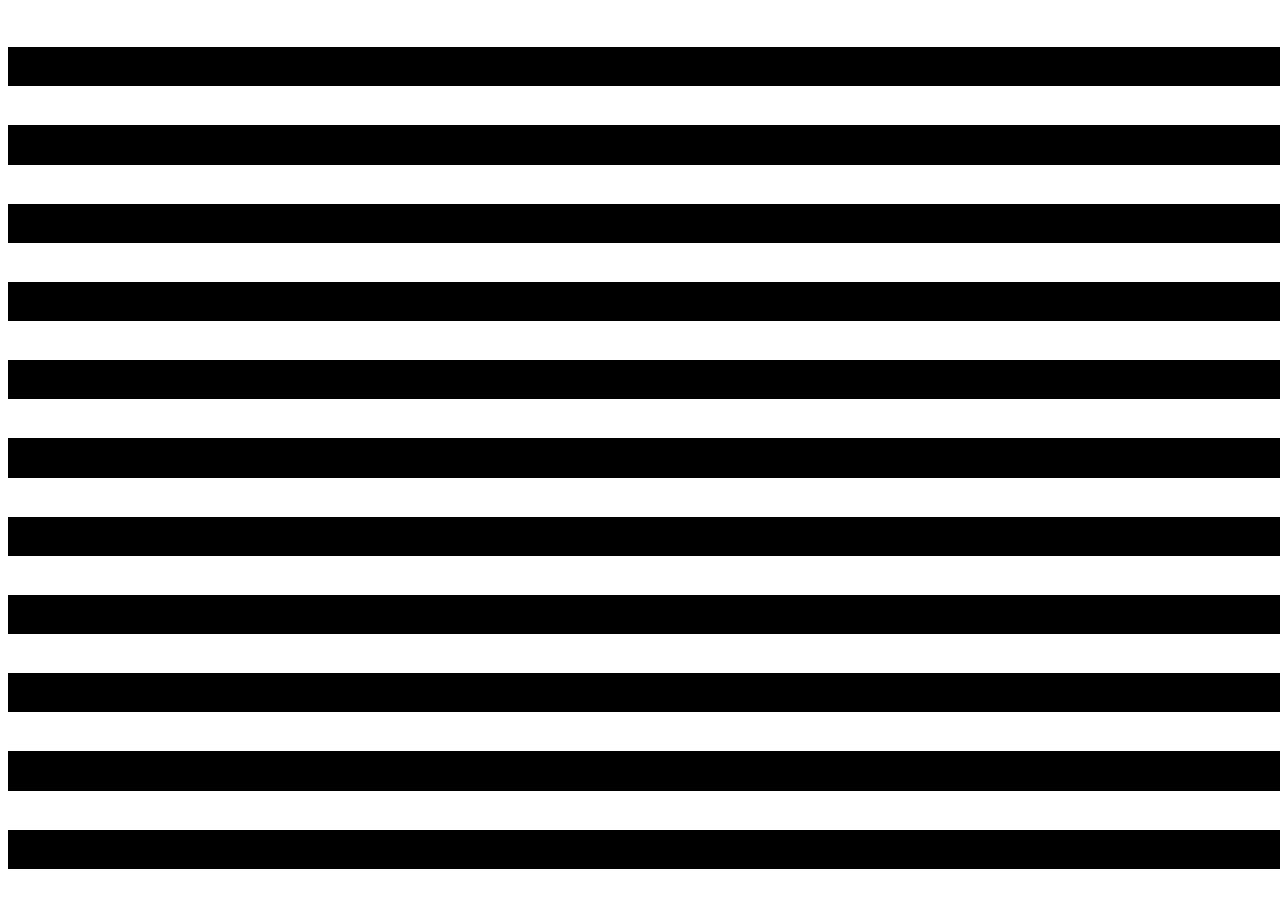
<file: assignmenttwo/index.html>
<!DOCTYPE html>
<html lang="en">
  <head>
    <meta charset="utf-8" />
    <meta http-equiv="X-UA-Compatible" content="IE=edge" />
    <meta name="viewport" content="width=device-width, initial-scale=1" />

    <title>instruction sets</title>


    <link rel="stylesheet" href="./styles.css" />
  </head>
  <body>
    <div class="stripes">
      <div class="white"></div>
      <div class="black"></div>
       <div class="white"></div>
      <div class="black"></div>
      <div class="white"></div>
      <div class="black"></div>
     <div class="white"></div>
      <div class="black"></div>
       <div class="white"></div>
      <div class="black"></div>
       <div class="white"></div>
    <div class="black"></div>
     <div class="white"></div>
     <div class="black"></div>
       <div class="white"></div>
     <div class="black"></div>
      <div class="white"></div>
      <div class="black"></div>
       <div class="white"></div>
      <div class="black"></div>
       <div class="white"></div>
      <div class="black"></div>
      <div id="circle">
    

      </div>
    </div>
  </body>
</html>
</file>
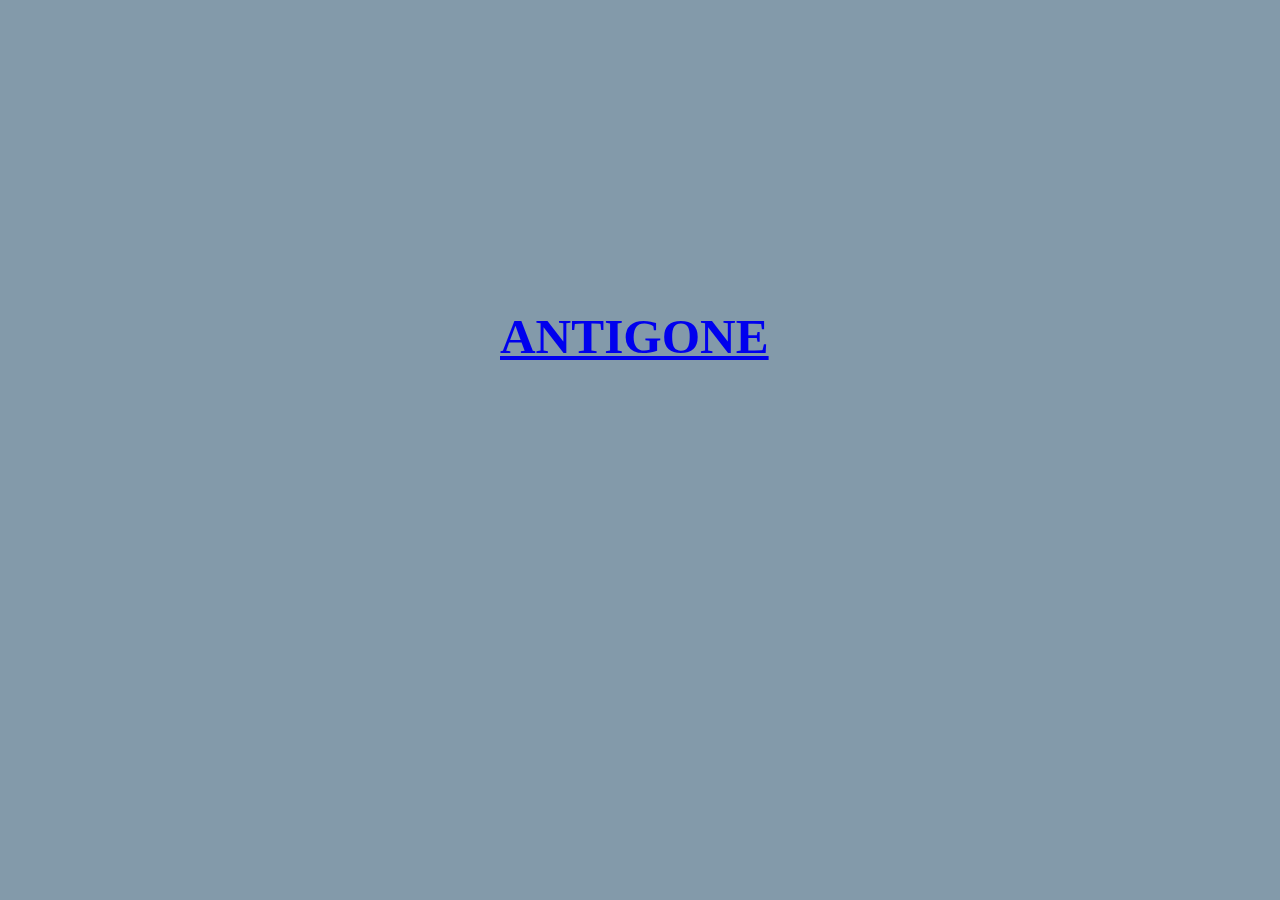
<file: projectone/index.html>
<!DOCTYPE html>
<html lang="en" dir="ltr">
  <head>
    <meta charset="utf-8">
    <title>antigone</title>
    <link rel="stylesheet" href="./styles.css">
  </head>
  <body>
    <h1><a href="./pageone.html">ANTIGONE</a></h1>

  </body>
</html>
</file>
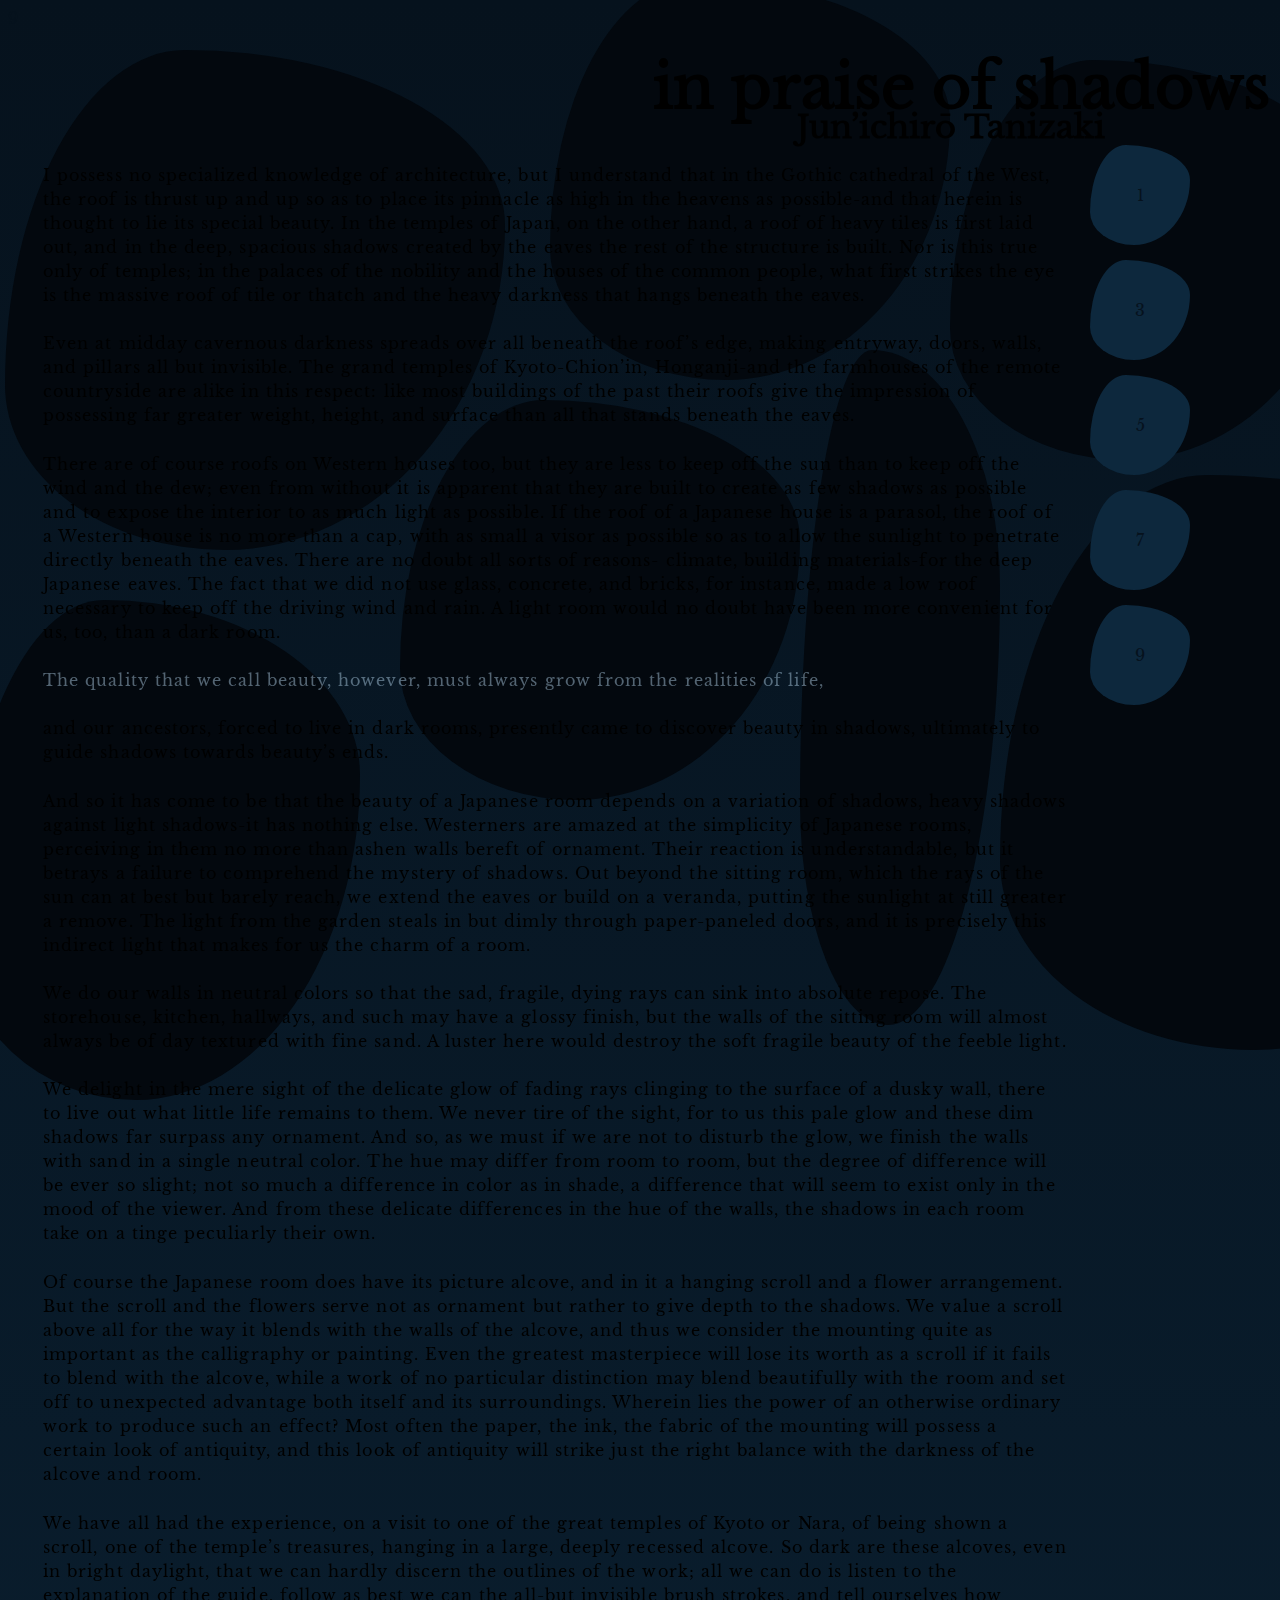
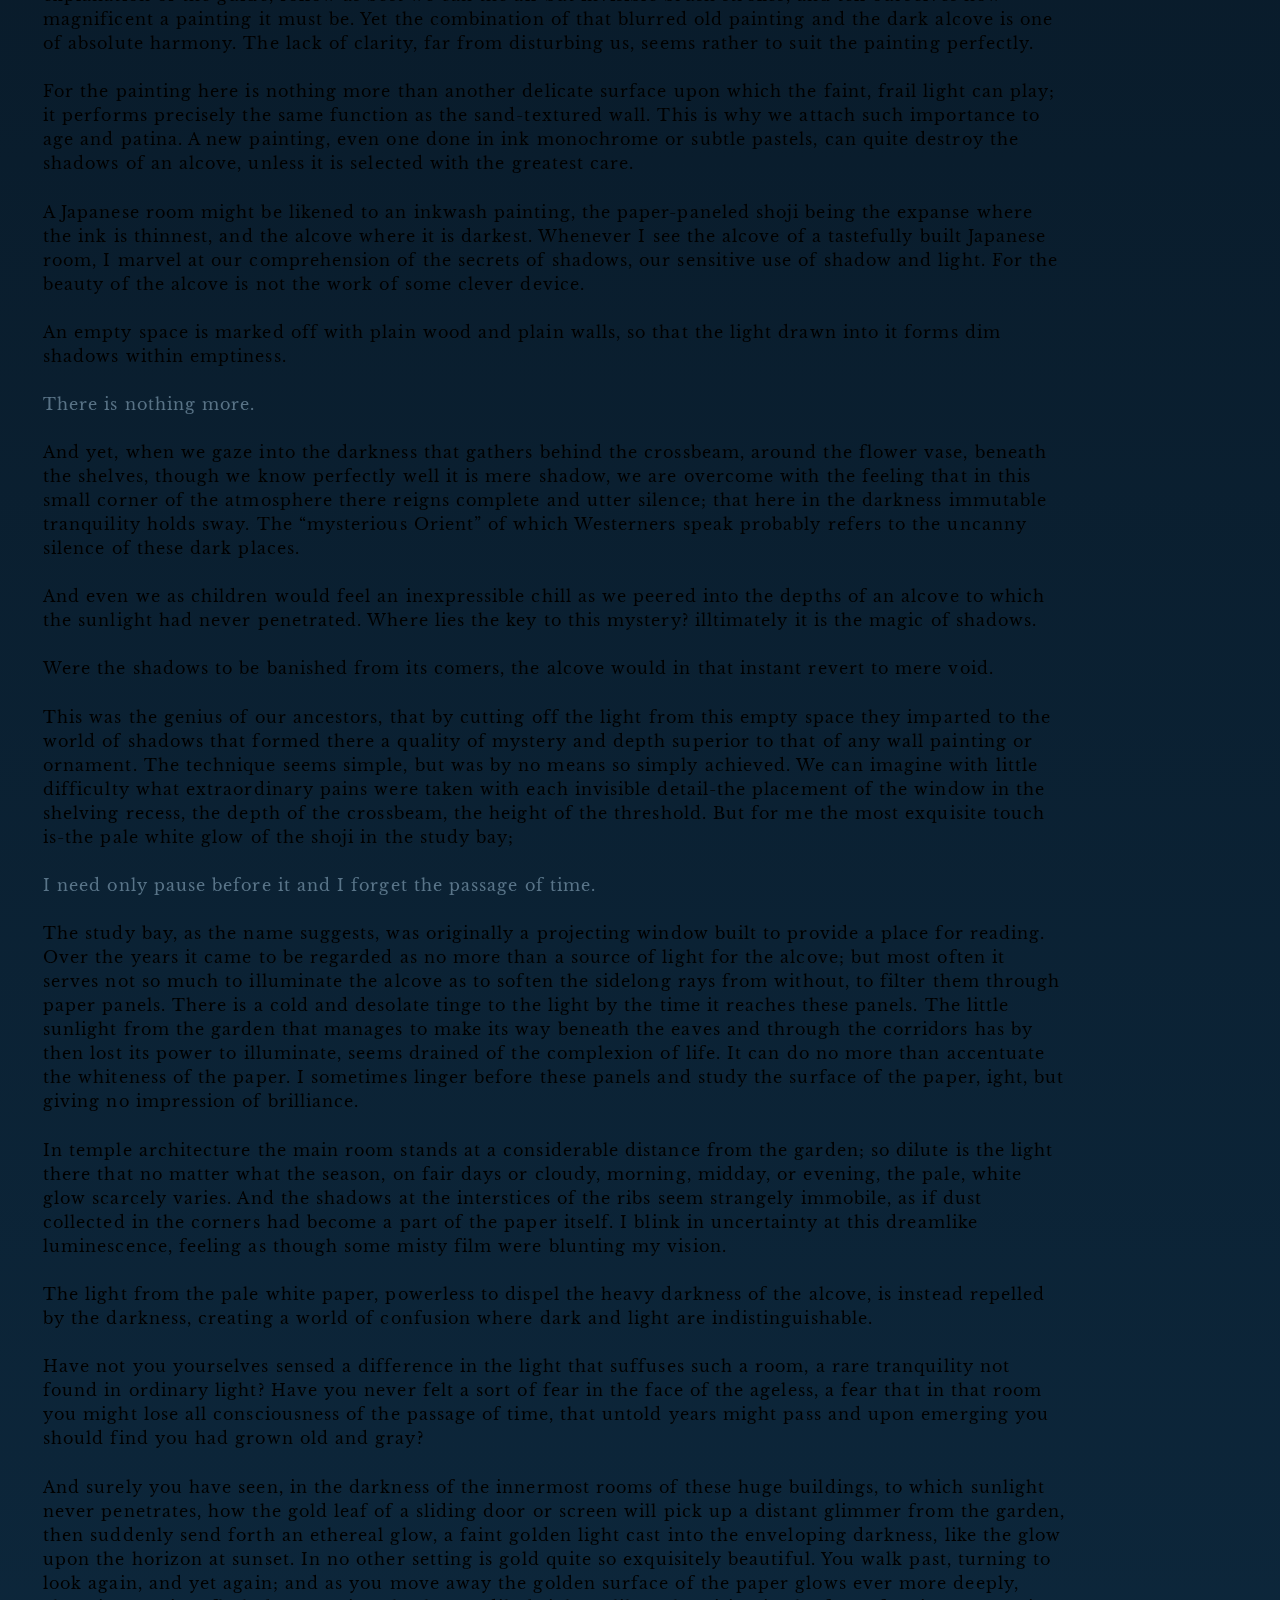
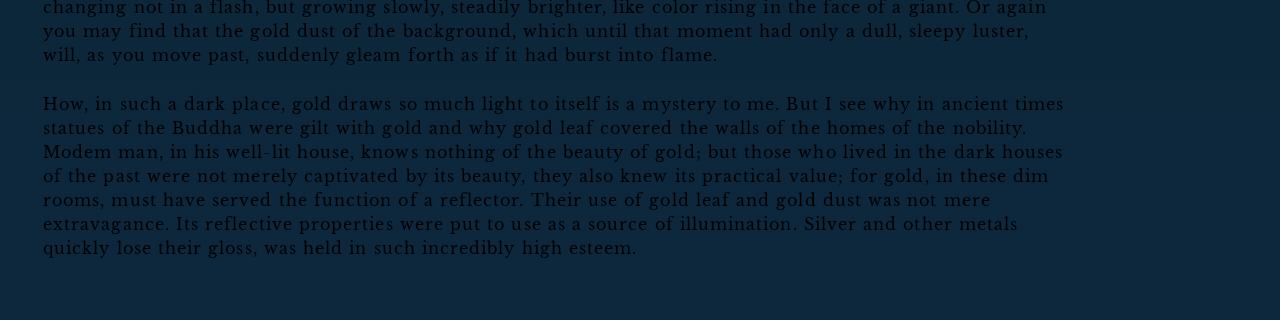
<file: projecttwo/index.html>
<!DOCTYPE html>
<html lang="en" dir="ltr">
  <head>
    <meta charset="utf-8">
    <meta name="viewport" content="width=device-width, initial-scale =1">
    <link rel="stylesheet" href="./styles.css">
    <title>in praise of shadows</title>
  </head>
  <h1> in praise of shadows </h1>
  <h2>Jun’ichirō Tanizaki</h2>
  <body>
<div class="blobs">
<div class="blob"></div>
<div class="blob2"></div>
<div class="blob3"></div>
<div class="blob4"></div>
<div class="blob5"></div>
<div class="blob6"></div>
<div class="blob7"></div>
<div class="blob8"></div>
<div class="blob9"></div>
<div class="blob10"></div>
</div>

<div class="nav">
<a href="#p1"> <div class="nav1">1</div> </a>
<a href="#p3"><div class="nav2">3</div></a>
<a href="#p5"><div class="nav3">5</div></a>
<a href="#p7"><div class="nav4">7</div></a>
<a href="#p9"><div class="nav5">9</div>9</a>
</div>


<div id="text">
<div id="p1"> <p><div id="start">I possess no </div> specialized knowledge of architecture, but I understand that in the
   Gothic cathedral of the West, the roof is thrust up and up so as to place its pinnacle  as high in the
   heavens as possible-and that herein is thought to lie its special beauty. In the temples of Japan, on
   the other hand, a roof of heavy tiles is first laid out, and in the deep, spacious shadows created by
   the eaves the rest of the structure is built. Nor is this true only of temples; in the palaces of the
   nobility and the houses of the common people, what first strikes the eye is the massive roof of tile or
    thatch and the heavy darkness that hangs beneath the eaves. <br><br> Even at midday cavernous darkness spreads
     over all beneath the roof’s edge, making entryway, doors, walls, and pillars all but invisible.
     The grand temples of Kyoto-Chion’in, Honganji-and the farmhouses of the remote countryside are
     alike in this respect: like most buildings of the past their roofs give the impression  of possessing
     far greater weight, height, and surface than all that stands beneath the eaves.

</p></div>

<p><div id="p2"><div id="start">There are of </div> course roofs on Western houses too, but they are less to keep off the sun
  than to keep off the wind and the dew; even from without it is apparent that they are built to create
  as few shadows as possible and to expose the interior to as much light as possible. If the roof of a
  Japanese house is a parasol, the roof of a Western house is no more than a cap, with as small a visor as
  possible so as to allow the sunlight to penetrate directly beneath the eaves. There are no doubt all sorts
   of reasons- climate, building materials-for the deep Japanese eaves. The fact that we did not use glass,
    concrete, and bricks, for instance, made a low roof necessary to keep off the driving wind and rain.
    A light room would no doubt have been more convenient for us, too, than a dark room. <br> <br>
  <div id="quote">The quality that we call beauty, however, must always grow from the realities of life,</div><br><br> and our
    ancestors,  forced to live in dark rooms, presently came to discover beauty in shadows, ultimately to
    guide shadows towards beauty’s ends.</div></p>

  <p><div id="p3"><div id="start"> And so it </div> has come to be that the beauty of a Japanese room depends on a variation
    of shadows, heavy shadows against light shadows-it has nothing else. Westerners are amazed at the
    simplicity of Japanese rooms, perceiving in them no more than ashen walls bereft of ornament.
     Their reaction is understandable, but it betrays a failure to comprehend the mystery of shadows.
     Out beyond the sitting room, which the rays of the sun can at best but barely reach, we extend the
     eaves or build on a veranda, putting the sunlight at still greater a remove. The light from the garden
     steals in but dimly through paper-paneled doors, and it is precisely this indirect light that makes
      for us the charm of a room. <br> <br>We do our walls in neutral colors so that the sad, fragile, dying rays
      can sink into absolute repose. The storehouse, kitchen, hallways, and such may have a glossy finish,
      but the walls of the sitting room will almost always be of day textured with fine sand.
      A luster here would destroy the soft fragile beauty of the feeble light. <br> <br>
       We delight in the mere sight of the delicate glow of fading rays clinging to the surface of a
       dusky wall, there to live out what little life remains to them. We never tire of the sight,
       for to us this pale glow and these dim shadows far surpass any ornament. And so, as we must
       if we are not to disturb the glow, we finish the walls with sand in a single neutral color.
       The hue may differ from room to room, but the degree of difference will be ever so slight;
       not so much a difference in color as in shade, a difference that will seem to exist only in the
       mood of the viewer. And from these delicate differences in the hue of the walls, the shadows
       in each room take on a tinge peculiarly their own.

</div></p>

<p><div id="p4">
<div id="start">Of course the </div> Japanese room does have its picture alcove, and in it a hanging scroll and a flower
arrangement. But the scroll and the flowers serve not as ornament but rather to give depth to the
shadows. We value a scroll above all for the way it blends with the walls of the alcove, and thus we
consider the mounting quite as important as the calligraphy or painting. Even the greatest masterpiece
will lose its worth as a scroll if it fails to blend with the alcove, while a work of no particular
 distinction may blend beautifully with the room and set off to unexpected advantage both itself and
 its surroundings. Wherein lies the power of an otherwise ordinary work to produce such an effect?
 Most often the paper, the ink, the fabric of the mounting will possess a certain look of antiquity,
  and this look of antiquity  will strike just the right balance with the darkness of the alcove and room.
</div></p>

<p><div id="p5"><div id="start">We have all </div> had the experience, on a visit to one of the great temples  of Kyoto or Nara,
  of being shown a scroll, one of the temple’s treasures, hanging in a large, deeply recessed alcove.
   So dark are these alcoves,  even in bright daylight, that we can hardly discern the outlines of the work;
    all we can do is listen to the explanation of the guide, follow as best we can the all-but
     invisible  brush strokes, and tell ourselves how magnificent a painting it must be. Yet the
     combination of that blurred old painting and the dark alcove is one of absolute harmony.
     The lack of clarity, far from disturbing us, seems rather to suit the painting perfectly.
<br> <br>
For the painting here is nothing more than another delicate surface upon which the faint,
frail light can play; it performs precisely the same function as the sand-textured wall.
 This is why we attach such importance to age and patina. A new painting, even one done in ink
 monochrome or subtle pastels, can quite destroy the shadows of an alcove,  unless it is selected
 with the greatest care.</div>
</p>

<p><div id="p6">
<div id="start">A Japanese room </div> might be likened to an inkwash painting, the paper-paneled shoji being the expanse
 where the ink is thinnest, and the alcove where it is darkest. Whenever I see the alcove of a tastefully
 built Japanese room,  I marvel at our comprehension of the secrets of shadows, our sensitive use of shadow
 and light. For the beauty of the alcove is not the work of some clever device.<br><br> An empty space is marked
  off with plain wood and plain walls, so that the light drawn into it forms dim shadows within emptiness.
  <br><br><div id="quote">There is nothing more.</div><br> <br> And yet, when we gaze into the darkness that gathers behind the crossbeam,
   around the flower vase, beneath the shelves, though we know perfectly well it is mere shadow,
   we are overcome with the feeling that in this small corner of the atmosphere there reigns complete
    and utter silence; that here in the darkness immutable tranquility holds sway. The “mysterious Orient”
    of which Westerners speak probably refers to the uncanny silence of these dark places.
    <br><br>And even we as children would feel an inexpressible chill as we peered into the depths of an alcove
     to which the sunlight had never penetrated. Where lies the key to this mystery? illtimately it is
     the magic of shadows.<br> <br>Were the shadows to be banished from its comers, the alcove would in that
      instant revert to mere void.</div>
</p>

<p><div id="p7">
<div id="start">This was the </div> genius of our ancestors, that by cutting off the light from this empty space they
imparted to the world of shadows that formed there a quality of mystery and depth superior to that
of any wall painting or ornament. The technique seems simple, but was by no means so simply achieved.
 We can imagine with little difficulty what extraordinary pains were taken with each invisible detail-the
 placement of the window in the shelving recess, the depth of the crossbeam, the height of the threshold.
  But for me the most exquisite touch is-the pale white glow of the shoji in the study bay;
  <br><br><div id="quote"> I need only pause before it and I forget the passage of time.</div> <br><br>

The study bay, as the name suggests, was originally a projecting window  built to provide a place
 for reading. Over the years it came to be regarded as no more than a source of light for the alcove;
 but most often it serves not so much to illuminate the alcove  as to soften the sidelong rays from without,
  to filter them through paper panels. There is a cold and desolate tinge to the light by the time it
  reaches these panels. The little sunlight from the garden that manages to make its way beneath the
   eaves and through the corridors has by then lost its power to illuminate, seems drained of the
   complexion of life. It can do no more than accentuate the whiteness of the paper. I sometimes linger
    before these panels and study the surface of the paper, ight, but giving no impression of brilliance.
  </div>
</p>

<p><div id="p8"> <div id="start">In temple architecture </div> the main room stands at a considerable distance from the garden;
  so dilute is the light there that no matter what the season, on fair days or cloudy, morning, midday,
   or evening, the pale, white glow scarcely varies. And the shadows at the interstices of the ribs seem
   strangely immobile, as if dust collected in the corners had become a part of the paper itself.
    I blink in uncertainty at this dreamlike luminescence, feeling as though some misty film were blunting
     my vision. <br><br>The light from the pale white paper, powerless to dispel the heavy darkness of the alcove,
      is instead repelled by the darkness, creating a world of confusion where dark and light are
      indistinguishable. <br><br> Have not you yourselves sensed a difference in the light that suffuses such a
      room, a rare tranquility not found in ordinary light? Have you never felt a sort of fear in the
      face of the ageless, a fear that in that room you might lose all consciousness of the passage of
       time, that untold years might pass and upon emerging you should find you had grown old and gray?
</div></p>

<p><div id="p9"> <div id="start">And surely you </div> have seen, in the darkness of the innermost rooms of these huge
  buildings, to which sunlight never penetrates, how the gold leaf of a sliding door or screen will
  pick up a distant glimmer from the garden, then suddenly send forth an ethereal glow, a faint golden
  light cast into the enveloping darkness, like the glow upon the horizon at sunset. In no other setting
  is gold quite so exquisitely beautiful. You walk past, turning to look again, and yet again; and as
   you move away the golden surface of the paper glows ever more deeply, changing not in a flash, but
   growing slowly, steadily brighter, like color rising in the face of a giant. Or again you may find
   that the gold dust of the background, which until that moment had only a dull, sleepy luster, will,
    as you move past, suddenly gleam forth as if it had burst into flame.
</div></p>

<p><div id="p10"><div id="start">How, in such </div> a dark place, gold draws so much light to itself is a mystery to me.
  But I see why in ancient times statues of the Buddha were gilt  with gold and why gold leaf covered
  the walls of the homes of the nobility. Modem man, in his well-lit house, knows nothing of the beauty
  of gold; but those who lived in the dark houses of the past were not merely captivated by its beauty,
   they also knew its practical value; for gold, in these dim rooms, must have served the function of
    a reflector. Their use of gold leaf and gold dust was not mere extravagance. Its reflective properties
    were put to use as a source of illumination. Silver and other metals quickly lose their gloss,
     was held in such incredibly high esteem.
</div></div></p>
  </body>
</html>
</file>
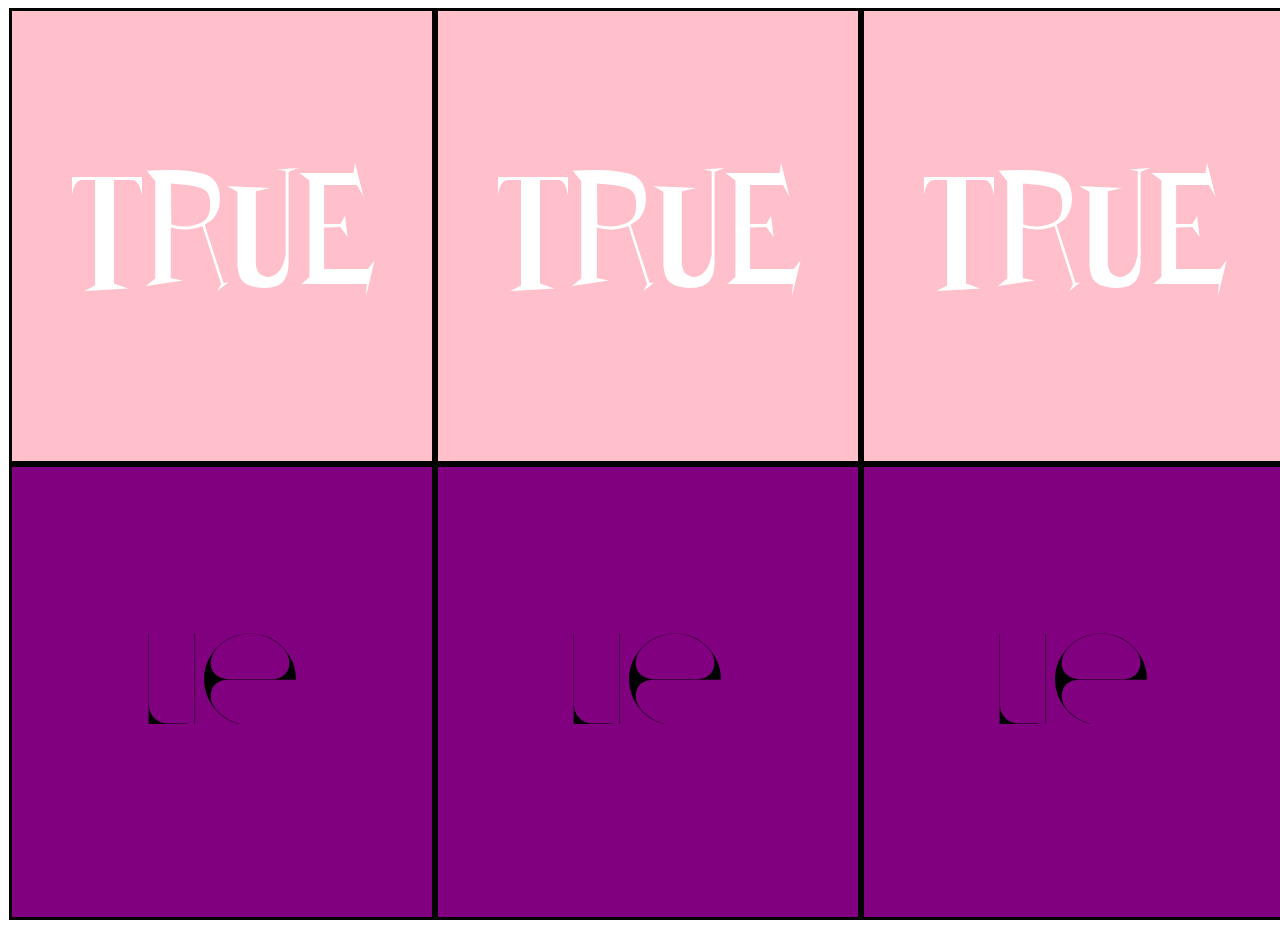
<file: twopttwo/index.html>
<!DOCTYPE html>
<html lang="en" dir="ltr">
  <head>
    <meta charset="utf-8">
    <meta http-equiv="X-UA-Compatible" content="IE=edge" />
  <meta name="viewport" content="width=device-width, initial-scale=1" />

    <link rel="stylesheet" href="./styles.css" />
    <title>instruction sets part two</title>
  </head>
  <body>
<div class="container">
  <div id="true">true</div>
  <div id="true">true</div>
  <div id="true">true</div>
  <div id="lie">lie</div>
  <div id="lie">lie</div>
  <div id="lie">lie</div>
</div>
  </body>
</html>
</file>
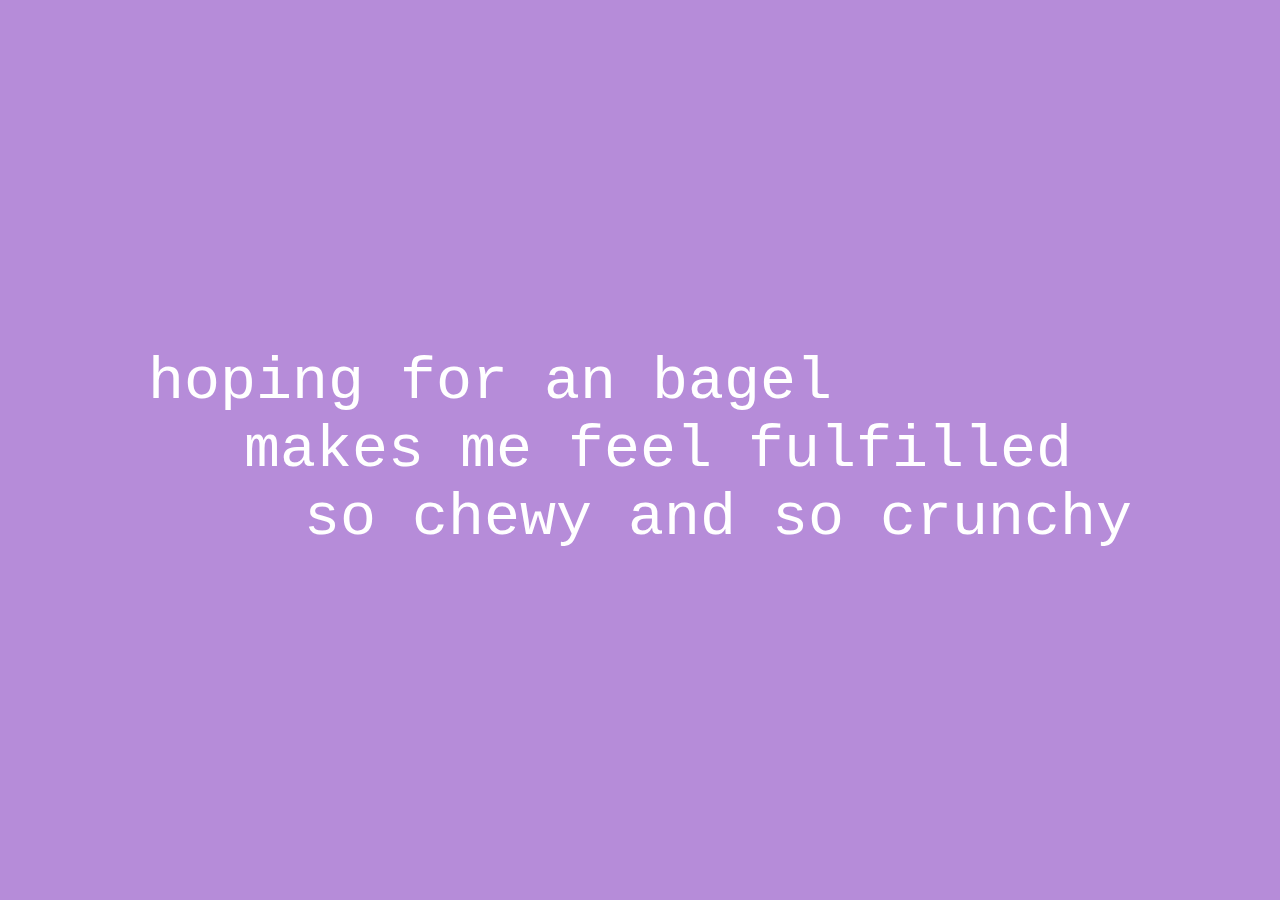
<file: weeknine/index.html>
<!DOCTYPE html>
<html lang="en" dir="ltr">
  <head>
    <meta charset="utf-8">
    <title></title>
    <link rel="stylesheet" href="./styles.css">
    <script src="airtable.browser.js" type="text/javascript"></script>
    <script src="poem.js" type="text/javascript" defer></script>
  </head>
  <body>
<div id="poem">
  <span class="verb">hoping </span> for <span class="noun">    an bagel </span><br>
  &emsp; makes me feel <span class="emotion"> fulfilled </span><br>
  &emsp; &emsp;so <span class="adjective"> chewy </span> and so <span class="adjective"> crunchy </span>
</div>
  </body>
</html>
</file>
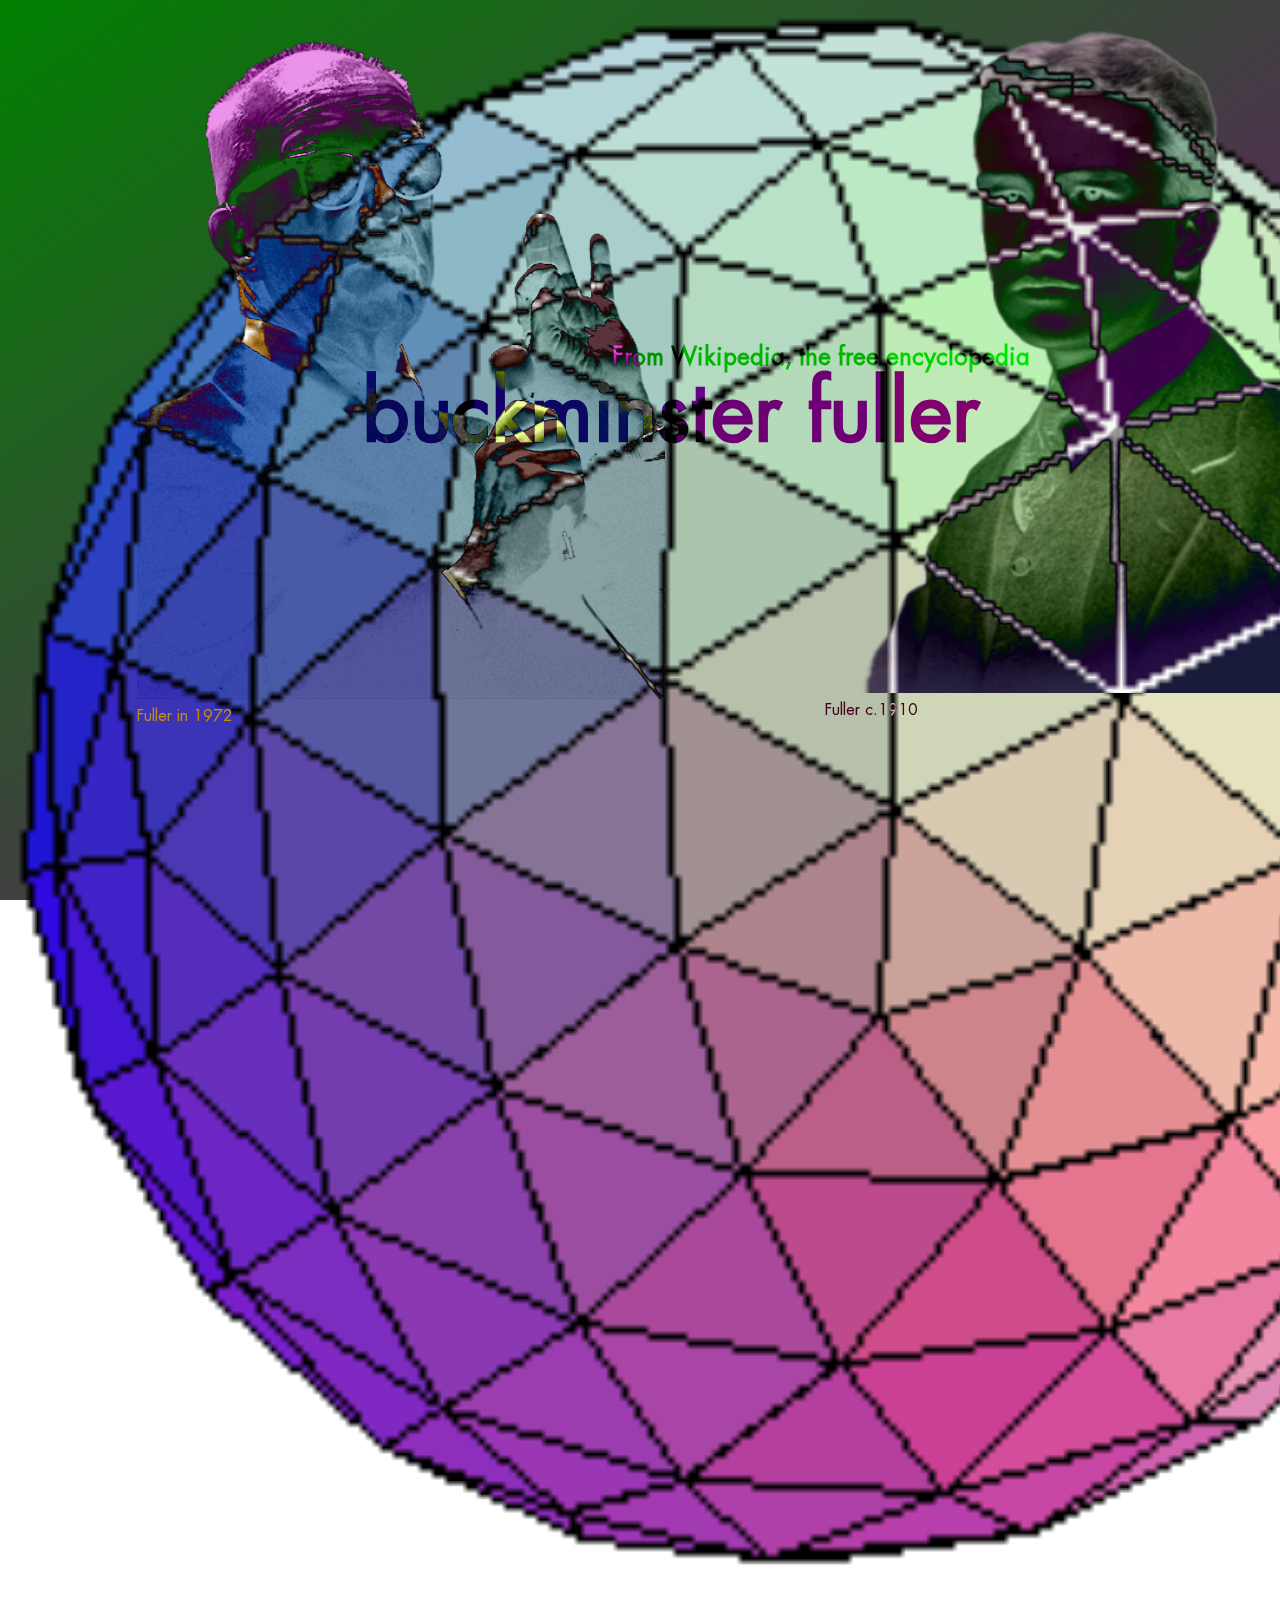
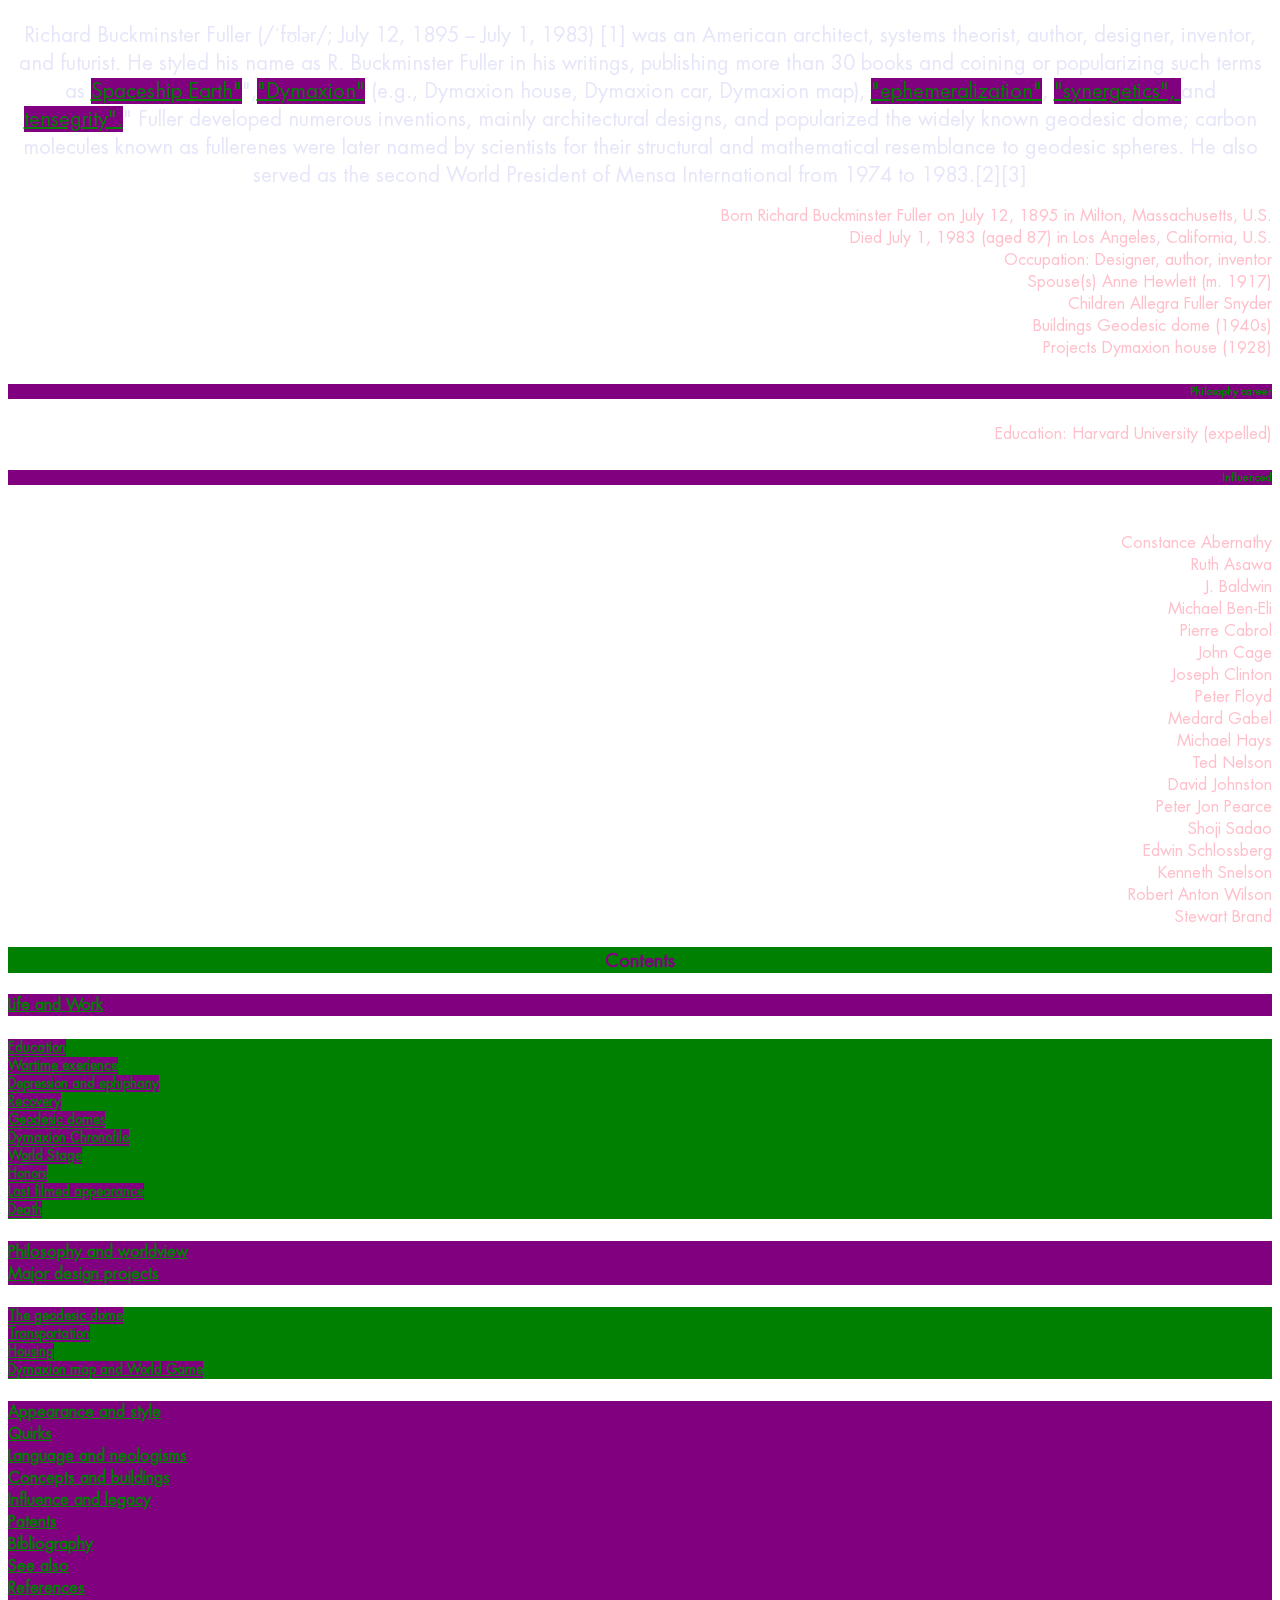
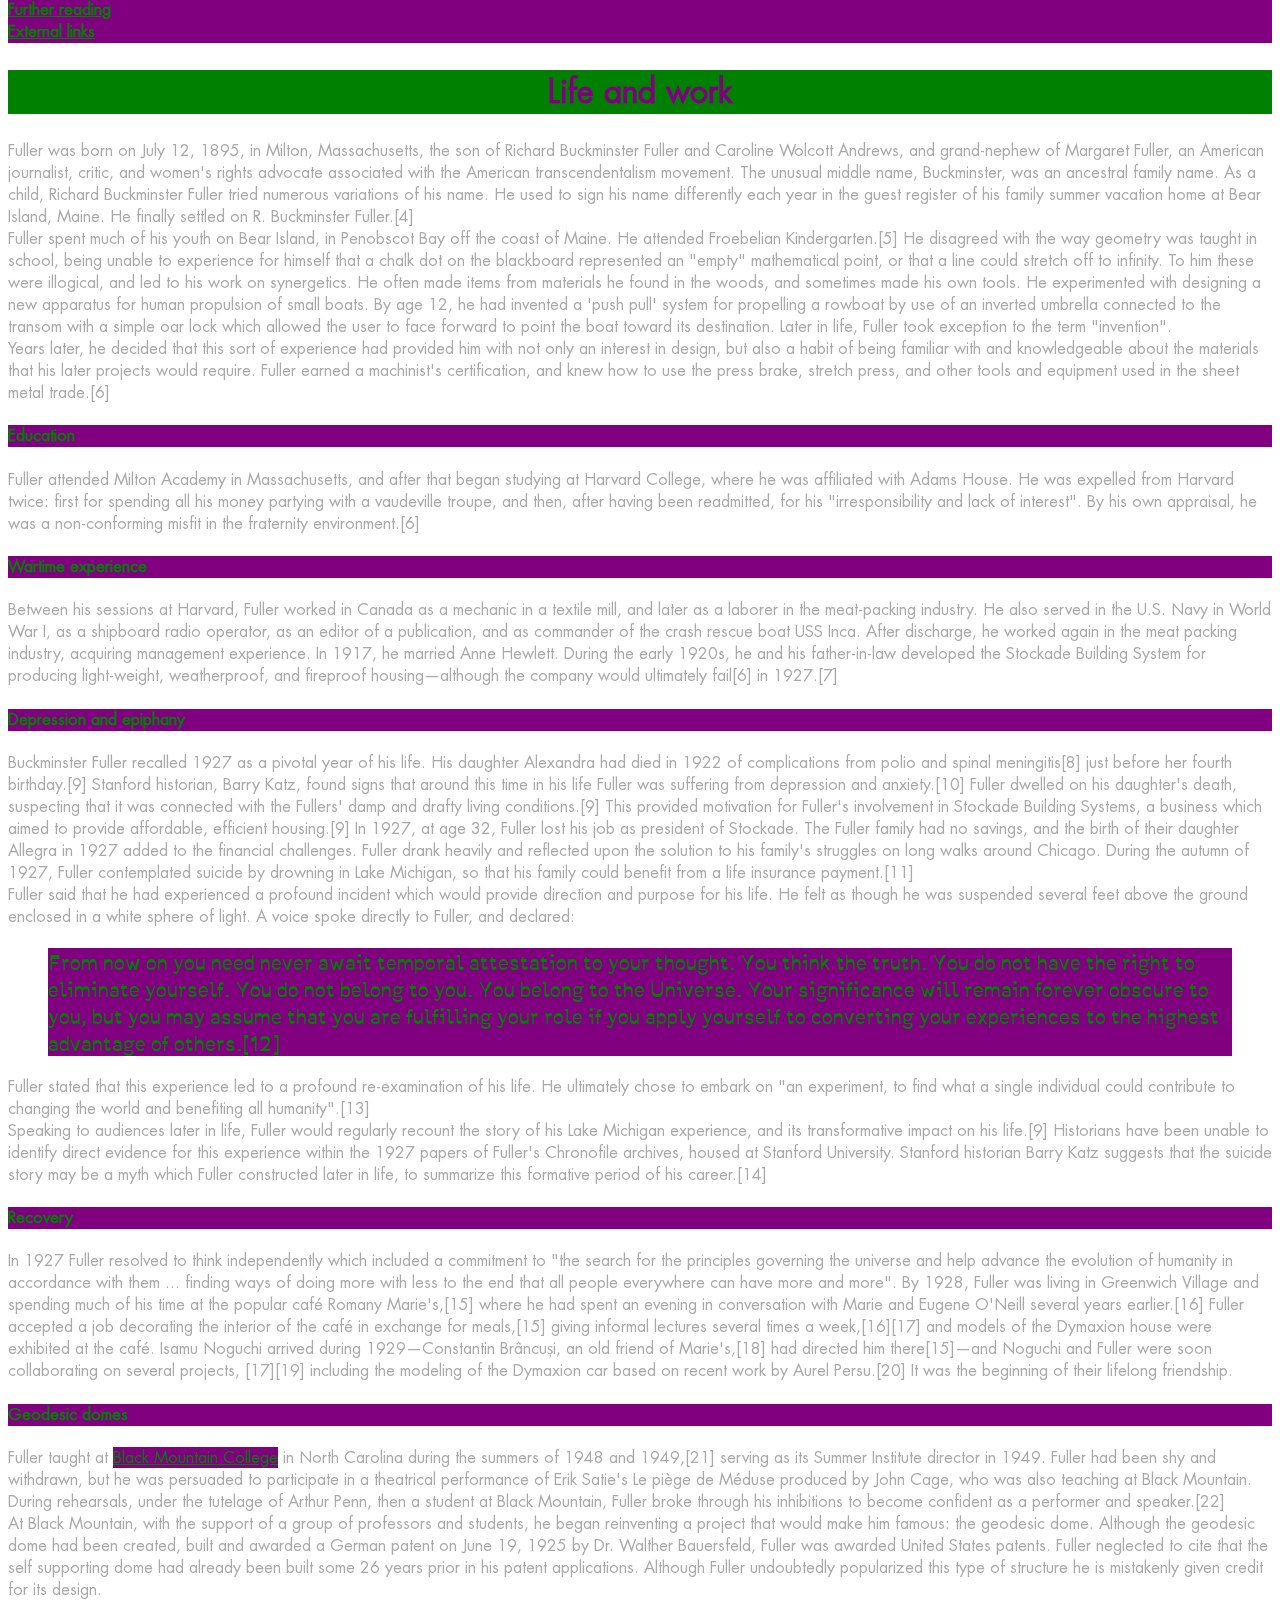
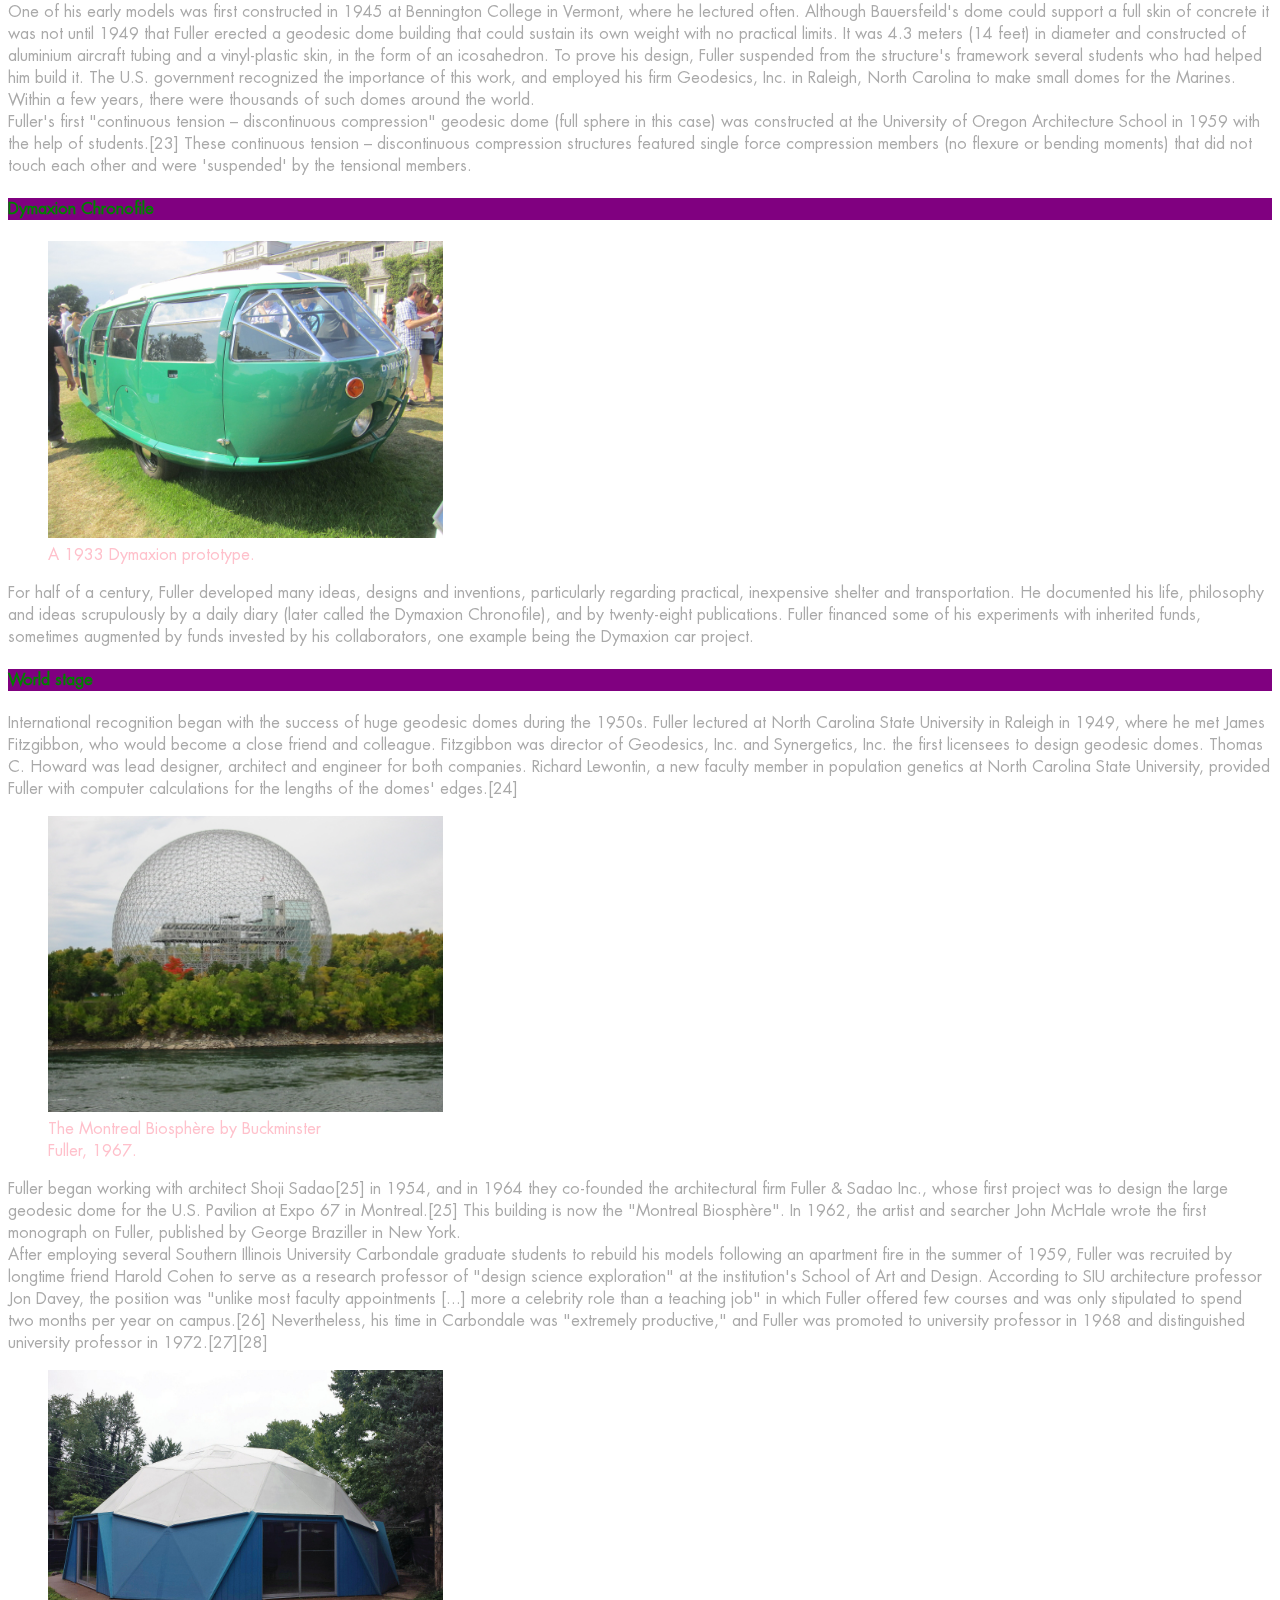
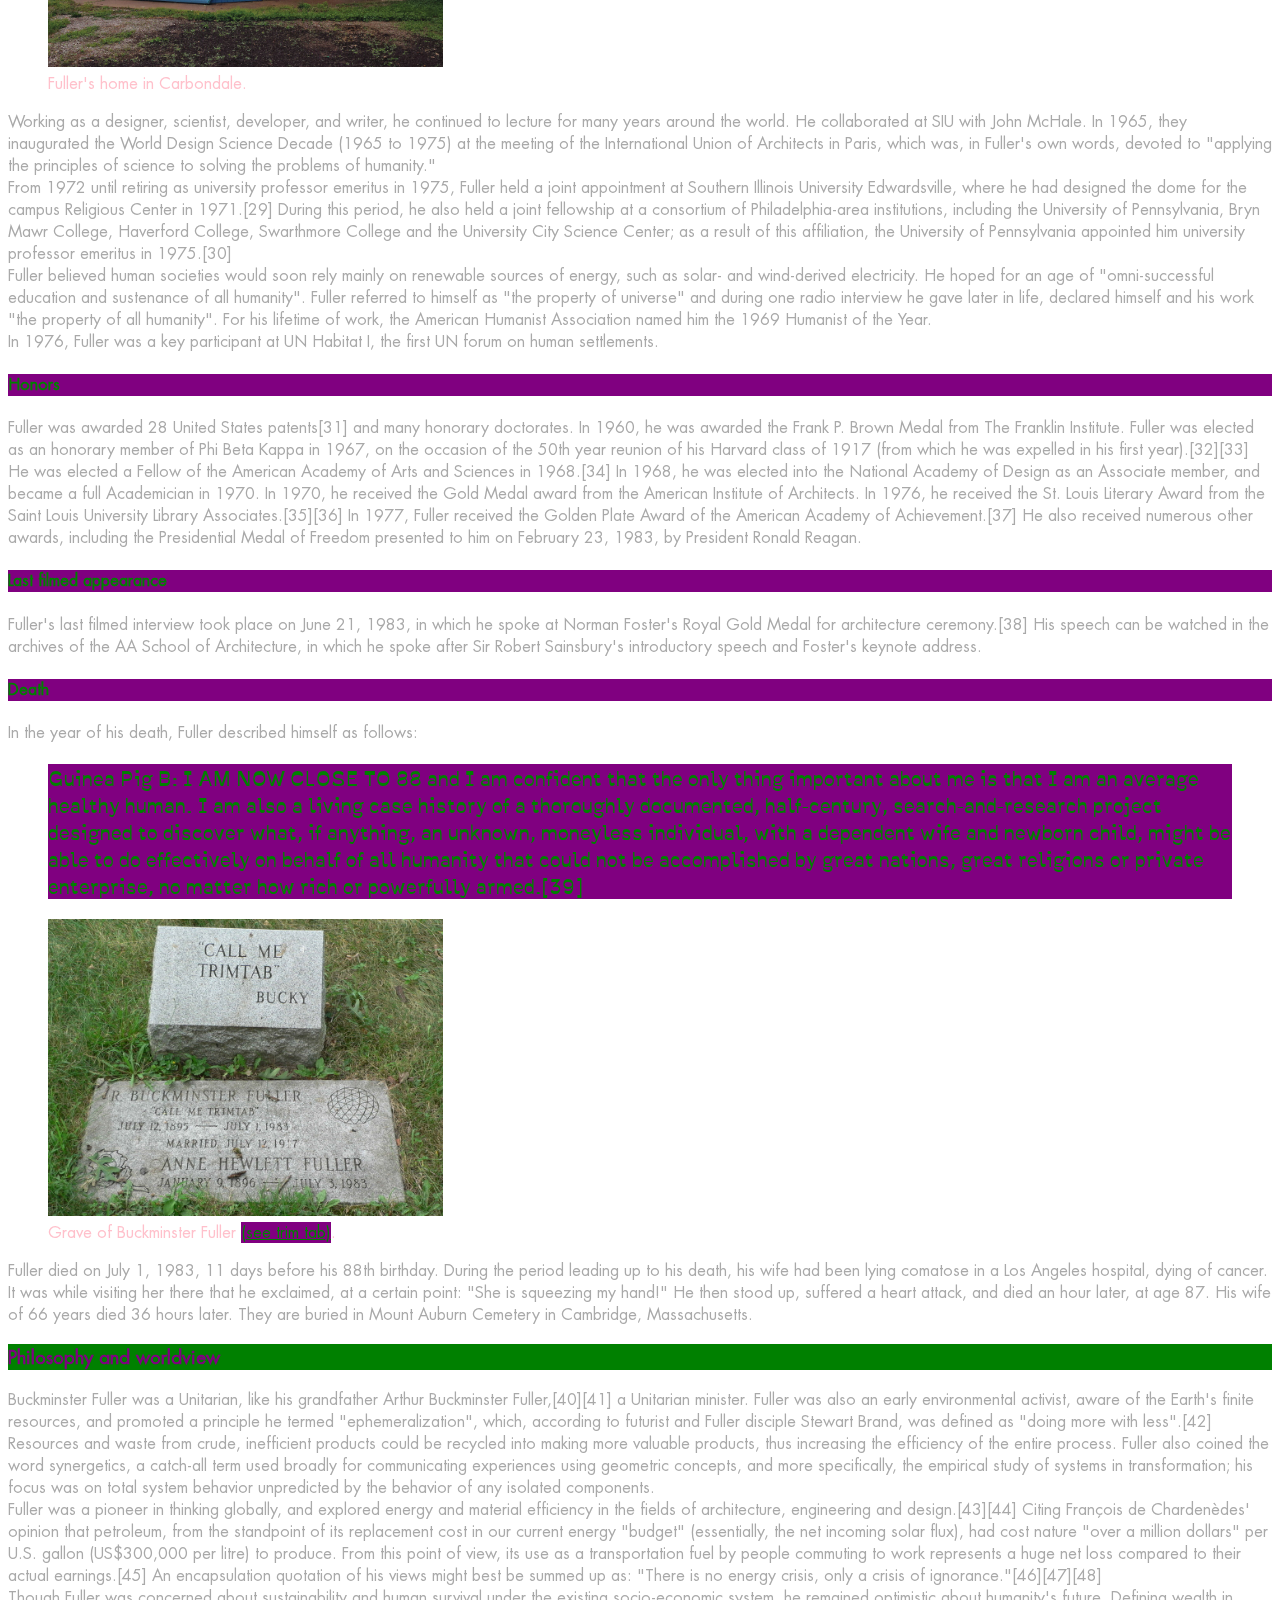
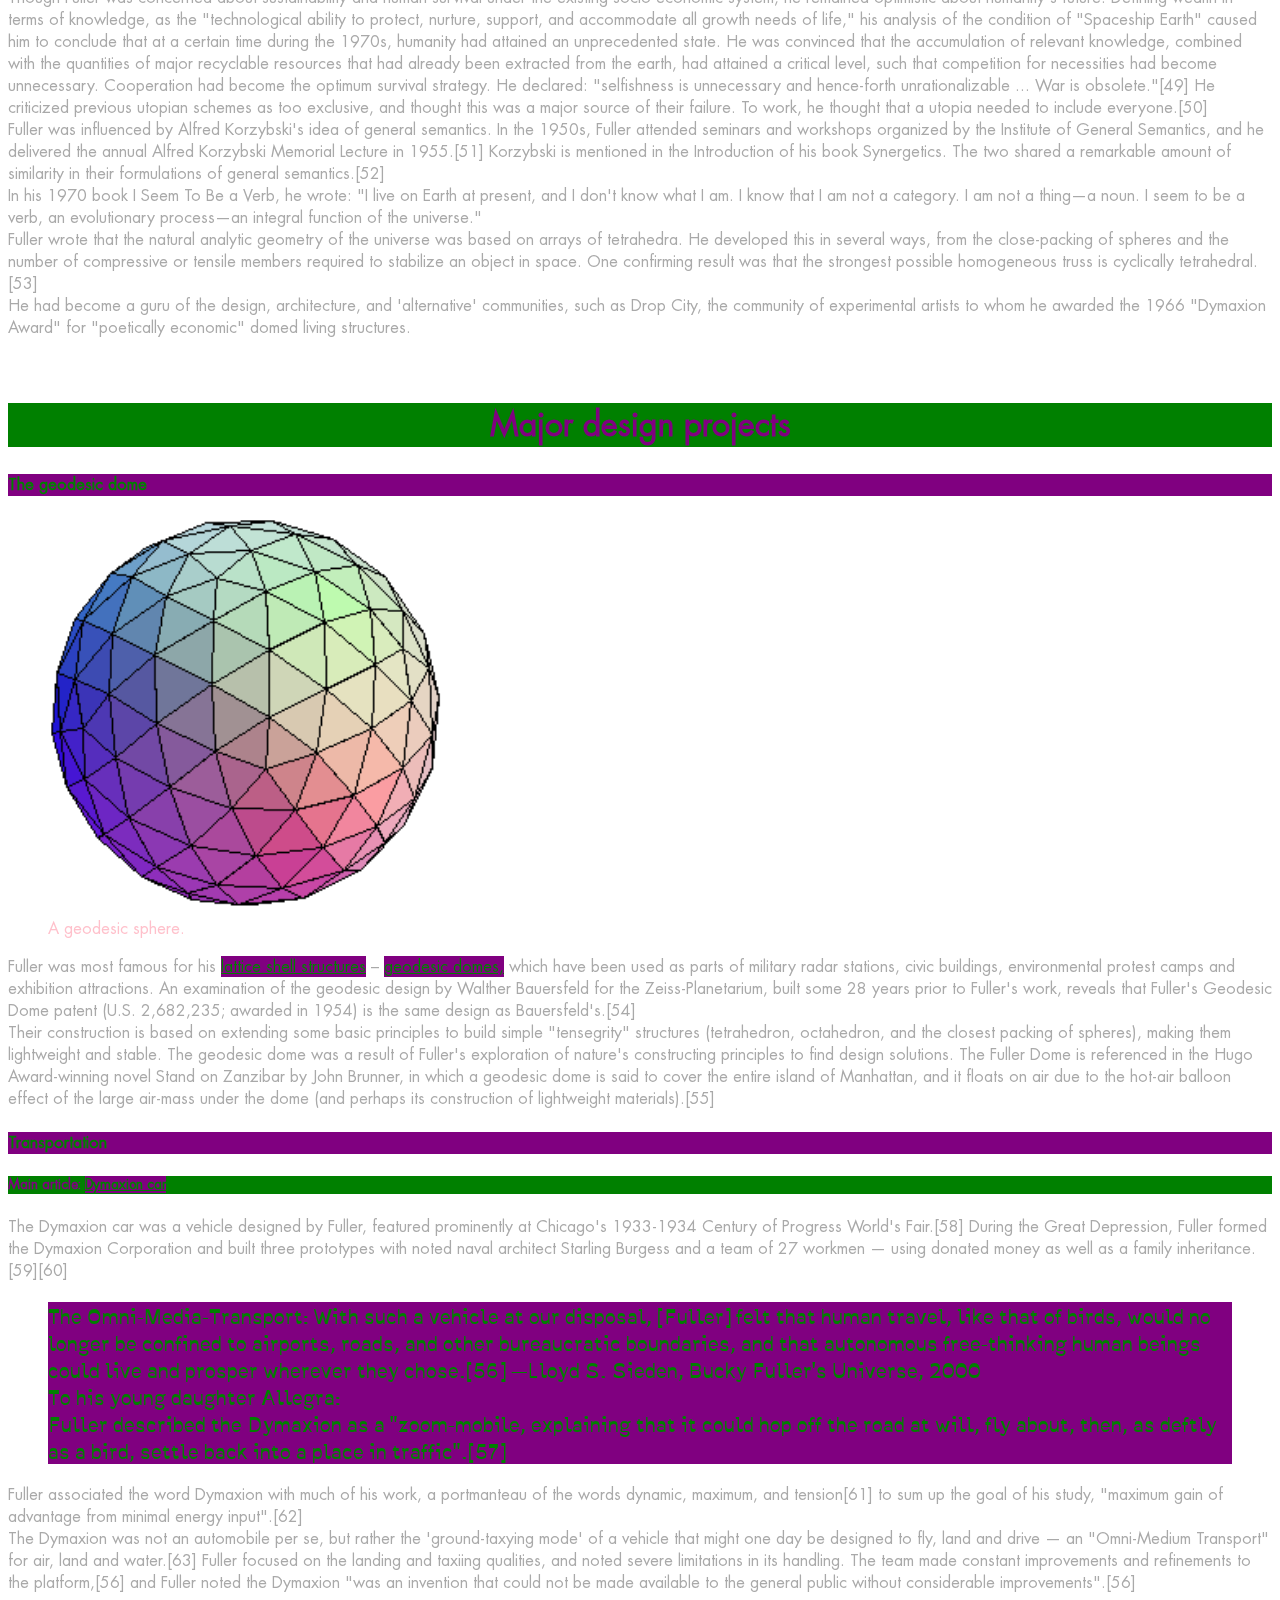
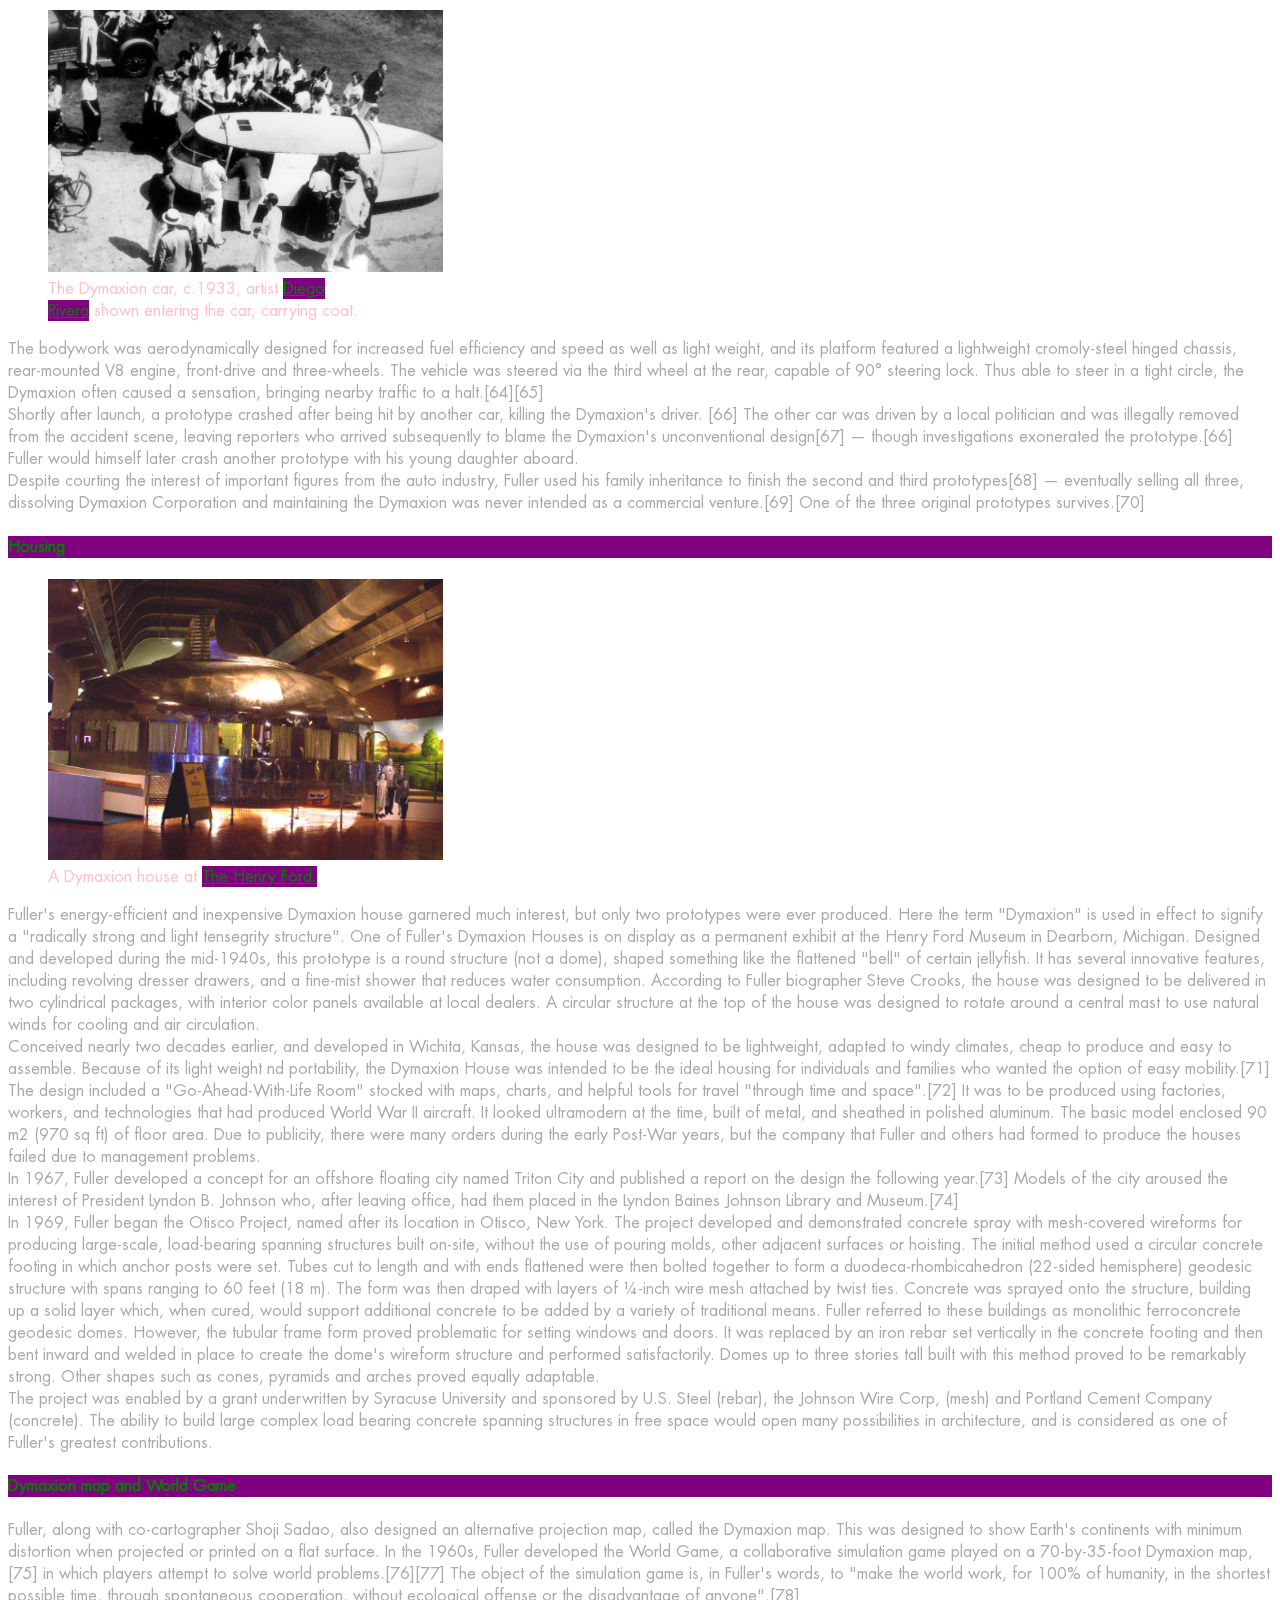
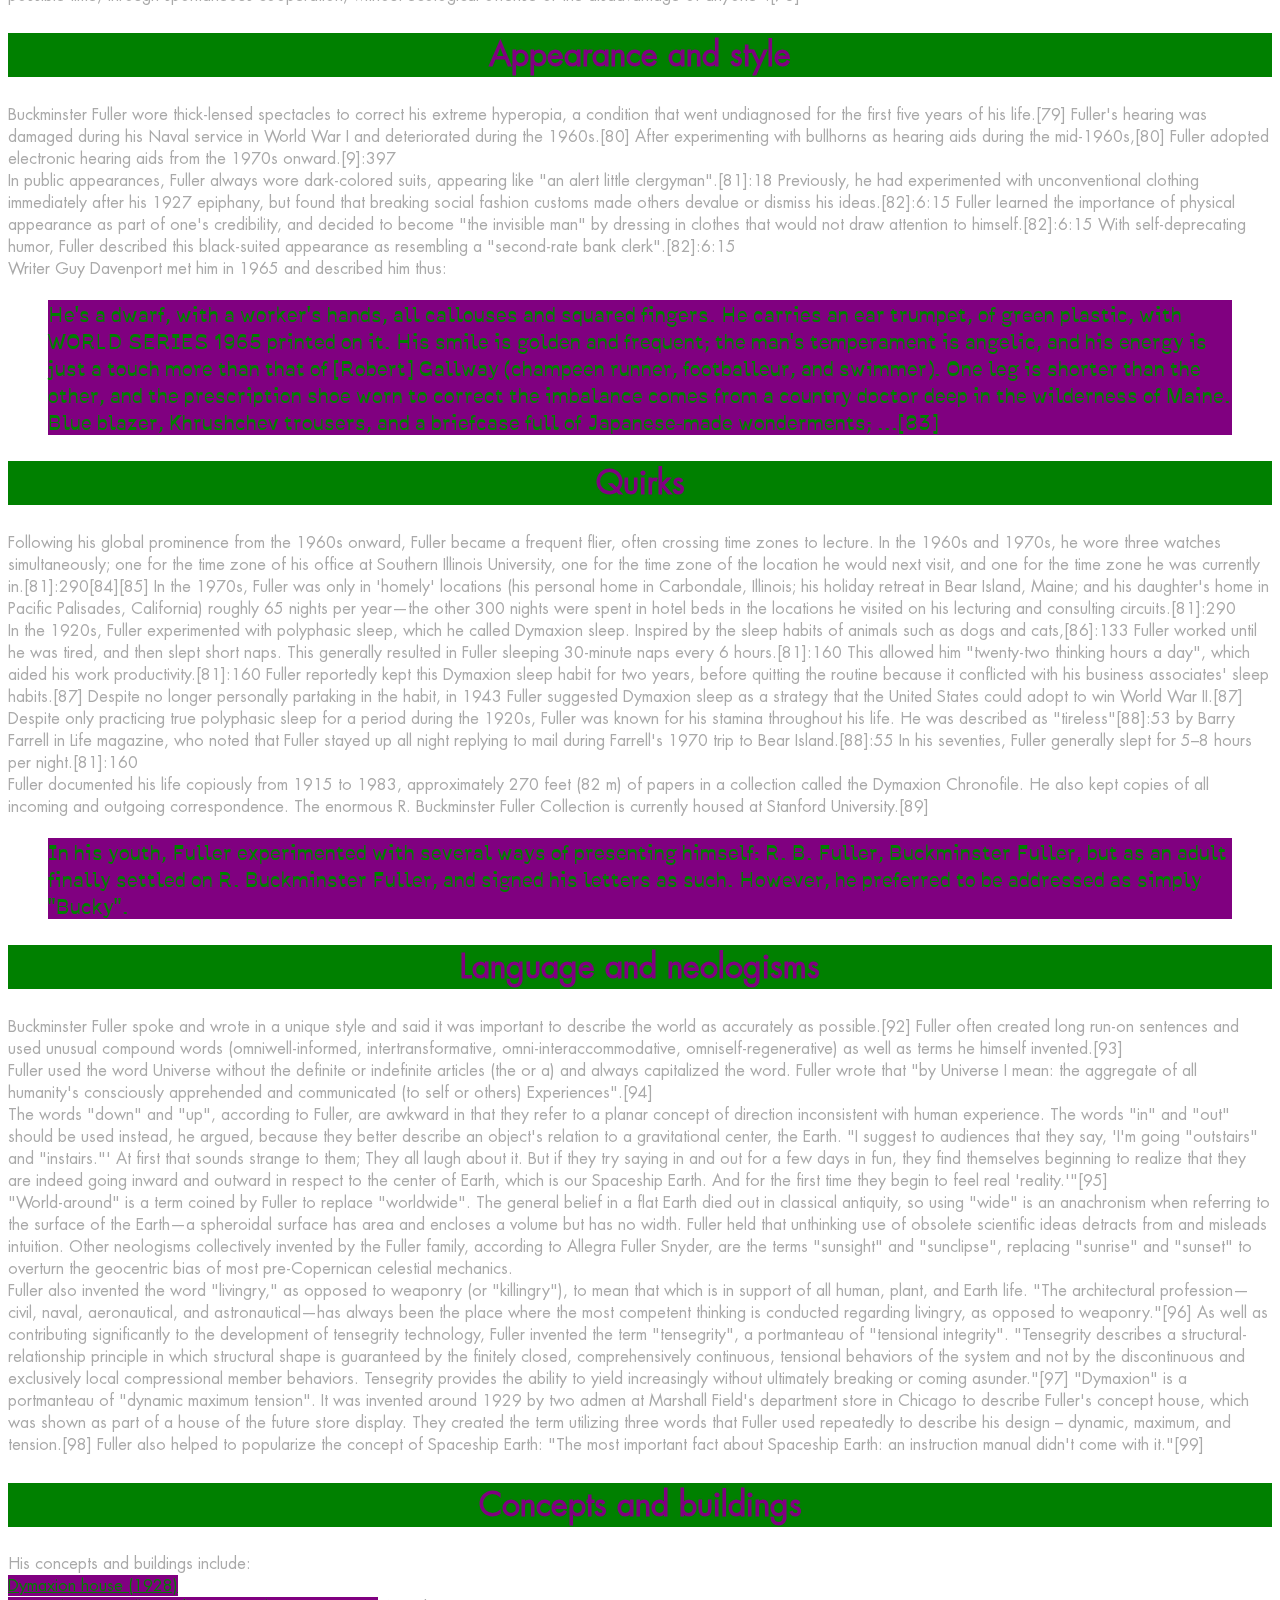
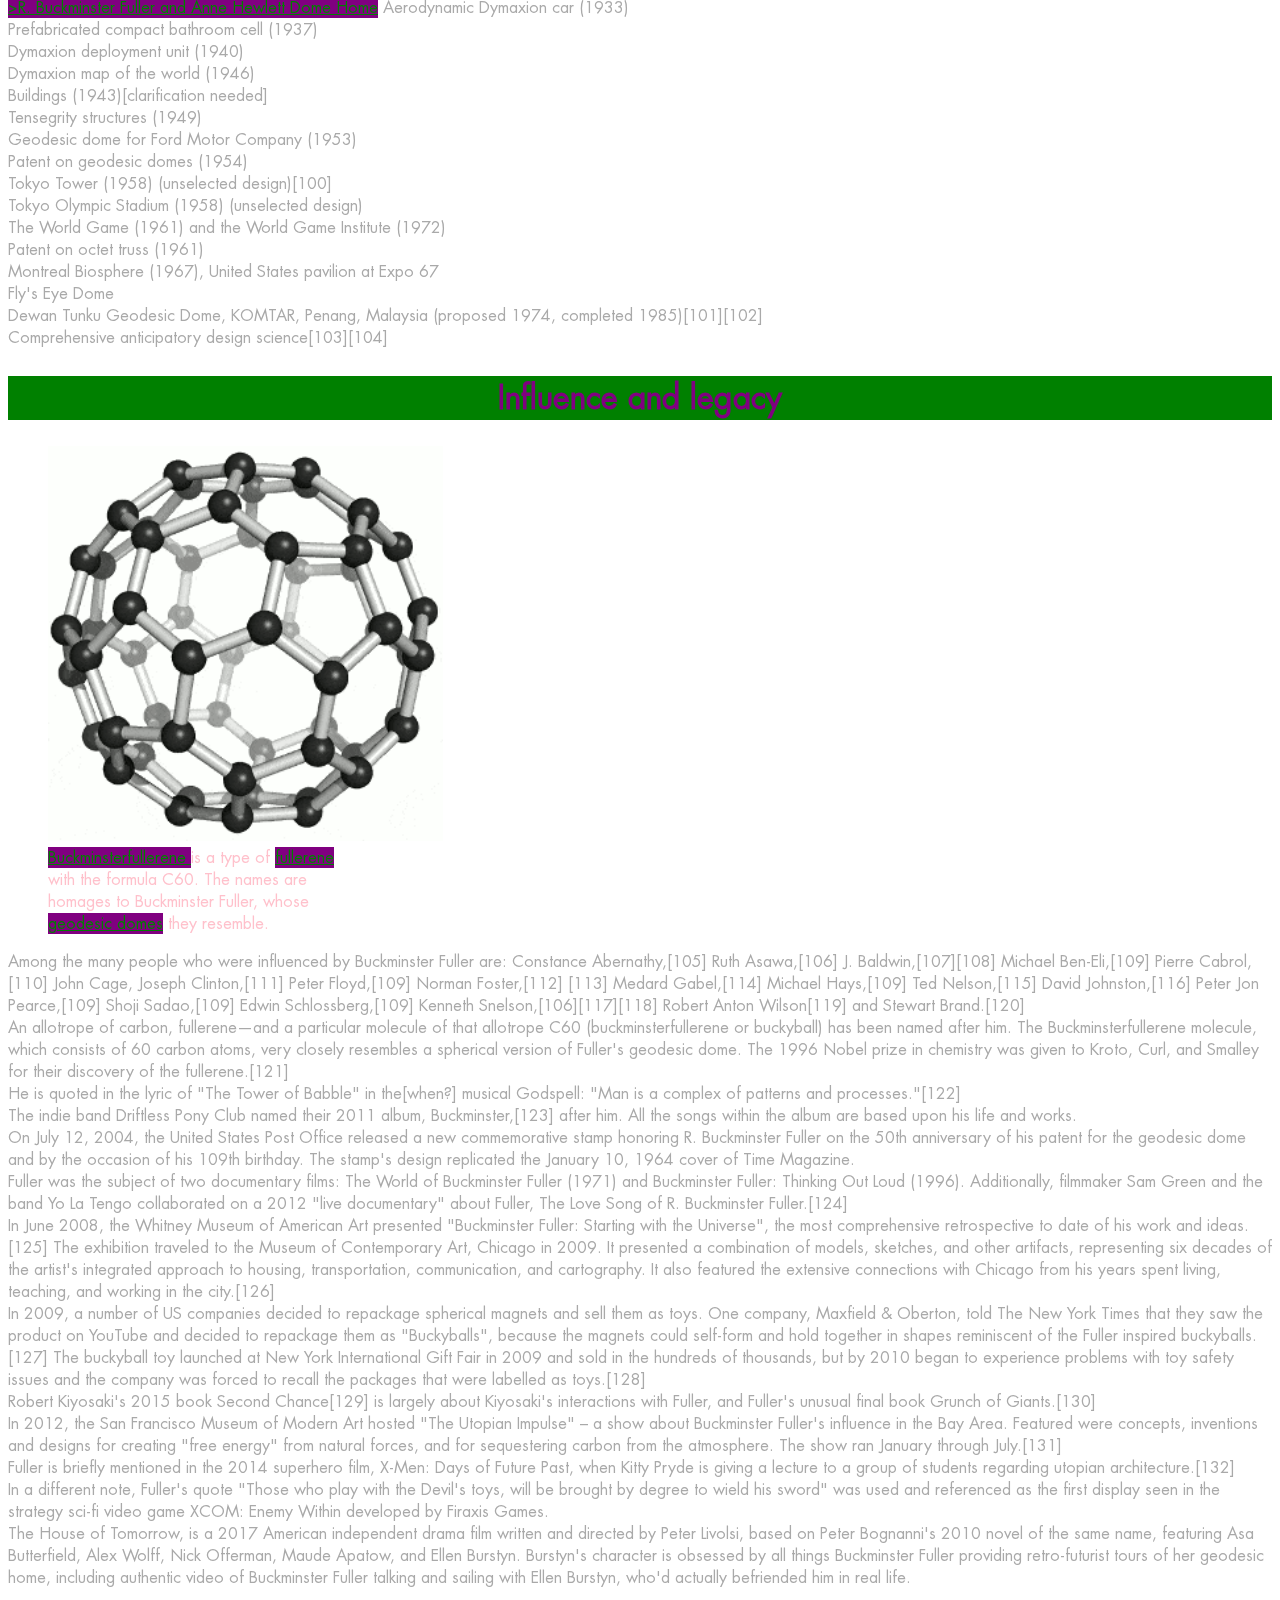
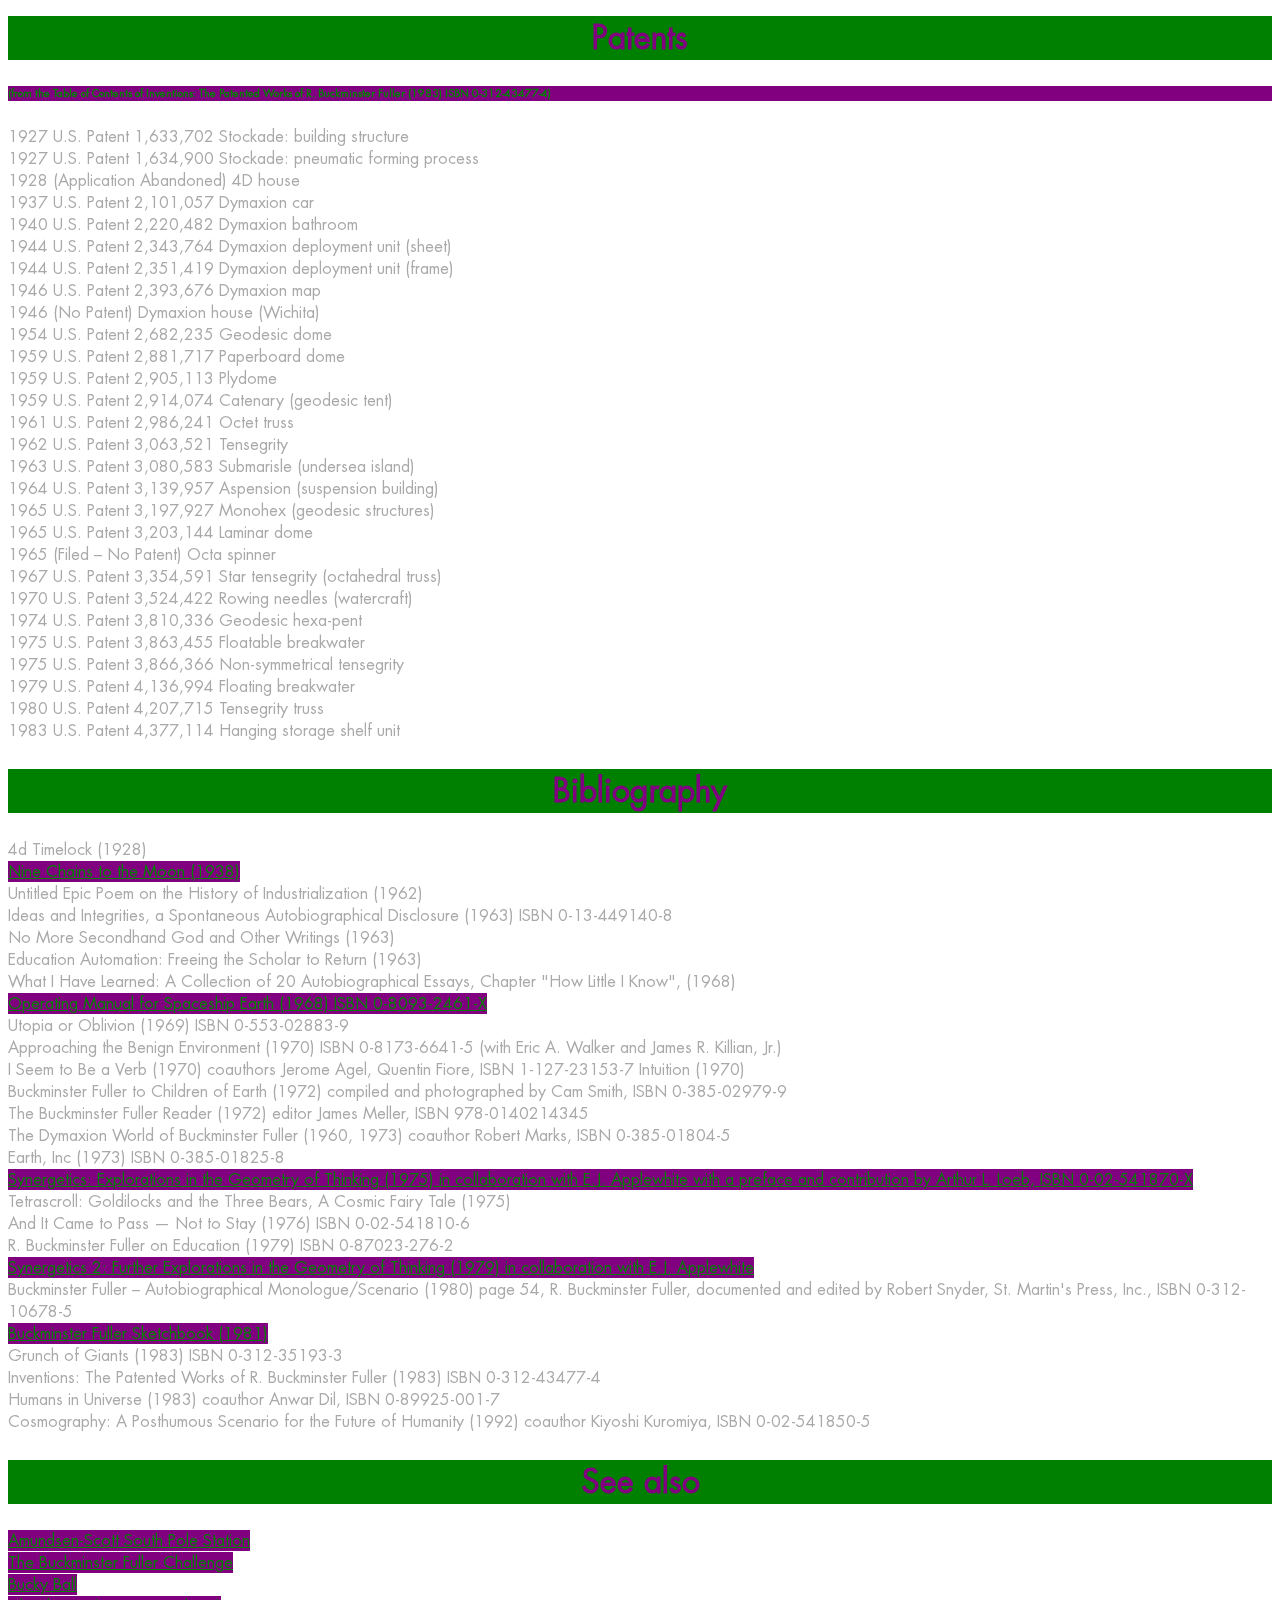
<file: wikiredesign/index.html>
<!DOCTYPE html>
<html lang="en" dir="ltr">
  <head>
    <meta charset="utf-8">
    <link rel="stylesheet" href="./styles.css">
    <title>buckminster fuller</title>
  </head>
  <body>


<div id="sphere">

<img src="./images/geode.gif" alt="A geodesic sphere."> </div>
<h1>
  buckminster fuller
</h1>
<h2><div id="wiki">

From Wikipedia, the free encyclopedia</h2></div>
<figure><div id="fuller1972">
    <img src="./images/BuckminsterFuller1.png"
         alt="Fuller in 1972">
    <figcaption>Fuller in 1972</figcaption></div>

</figure>

<p><div id="bio">Richard Buckminster Fuller (/ˈfʊlər/; July 12, 1895 – July 1, 1983)
  [1] was an American architect, systems theorist, author, designer, inventor, and futurist.
  He styled his name as R. Buckminster Fuller in his writings, publishing more than 30 books
  and coining or popularizing such terms as <a href="https://en.wikipedia.org/wiki/Spaceship_Earth">Spaceship Earth"</a>",<a href="https://en.wikipedia.org/wiki/Dymaxion">"Dymaxion"</a> (e.g., Dymaxion house, Dymaxion car, Dymaxion map), <a href="https://en.wikipedia.org/wiki/Ephemeralization">"ephemeralization"</a>, <a href="https://en.wikipedia.org/wiki/Synergetics_(Fuller)">"synergetics", </a> and <a href="https://en.wikipedia.org/wiki/Tensegrity">tensegrity".</a>"
Fuller developed numerous inventions, mainly architectural designs, and popularized the
widely known geodesic dome; carbon molecules known as fullerenes were later named by scientists
 for their structural and mathematical resemblance to geodesic spheres. He also served as the second
 World President of Mensa International from 1974 to 1983.[2][3]</p></div>
 <div id="stats"<p>Born Richard Buckminster Fuller on July 12, 1895
in Milton, Massachusetts, U.S.<br>
Died	July 1, 1983 (aged 87) in Los Angeles, California, U.S.<br>
Occupation: Designer, author, inventor <br>
Spouse(s)	Anne Hewlett ​(m. 1917)​ <br>
Children	Allegra Fuller Snyder <br>
Buildings	Geodesic dome (1940s) <br>
Projects	Dymaxion house (1928)<br>
<h6>Philosophy career</h6>
Education:	Harvard University (expelled) <br>
<h6>Influenced </h6><br>
Constance Abernathy <br>
Ruth Asawa<br>
J. Baldwin<br>
Michael Ben-Eli<br>
Pierre Cabrol<br>
John Cage<br>
Joseph Clinton<br>
Peter Floyd<br>
Medard Gabel<br>
Michael Hays<br>
Ted Nelson<br>
David Johnston<br>
Peter Jon Pearce<br>
Shoji Sadao<br>
Edwin Schlossberg<br>
Kenneth Snelson<br>
Robert Anton Wilson<br>
Stewart Brand</p></div>
<h3><div id="contents">Contents</h3>
<h4><a href="#p1"> Life and Work</a></h4>
<h5> <a href="#p2"> Education </a><br>
<a href="#p3"> Wartime exerience </a><br>
<a href="#p4">Depression and ephiphany </a><br>
<a href="#p5">Recovery</a><br>
<a href="#p6">Geodesic domes</a><br>
<a href="#p7">Dymaxion Chronofile</a><br>
<a href="#p8">World Stage</a><br>
<a href="#p9">Honors</a><br>
<a href="#p10">Last filmed appearance</a><br>
<a href="#p11">Death</a><br></h5>
<h4><a href="#p12">Philosophy and worldview</a> <br>
<a href="#p13">Major design projects</a> </h4>
<h5><a href="#14">The geodesic dome</a> <br>
<a href="#p15">Transportation</a> <br>
<a href="#p16">Housing </a><br>
<a href="#p17">Dymaxion map and World Game </a></h5>
<h4><a href="#p18">Appearance and style</a> <br>
<a href="#p18">Quirks</a> <br>
<a href="#p18">Language and neologisms</a> <br>
<a href="#p18">Concepts and buildings</a> <br>
<a href="#p18">Influence and legacy</a> <br>
<a href="#p18">Patents</a> <br>
<a href="#p18">Bibliography</a> <br>
<a href="#p18">See also </a><br>
<a href="#p18">References </a><br>
<a href="#p18">Further reading </a><br>
<a href="#p18">External links </a><br></h4>
</div>


 <figure><div id="fuller1910">
     <img src="./images/BuckminsterFuller_cropped.png"
          alt="Fuller c.1910">
     <figcaption>Fuller c.1910</figcaption></div>
 </figure>

<div class="body">


 <h2><div id="p1">Life and work</h2></div>
 <p>
 Fuller was born on July 12, 1895, in Milton, Massachusetts, the son of Richard Buckminster Fuller and
 Caroline Wolcott Andrews, and grand-nephew of Margaret Fuller, an American journalist, critic, and
 women's rights advocate associated with the American transcendentalism movement. The unusual middle name,
 Buckminster, was an ancestral family name. As a child, Richard Buckminster Fuller tried numerous variations
  of his name. He used to sign his name differently each year in the guest register of his family summer
  vacation home at Bear Island, Maine. He finally settled on R. Buckminster Fuller.[4]
<br>
Fuller spent much of his youth on Bear Island, in Penobscot Bay off the coast of Maine.
He attended Froebelian Kindergarten.[5] He disagreed with the way geometry was taught in school,
being unable to experience for himself that a chalk dot on the blackboard represented an "empty"
mathematical point, or that a line could stretch off to infinity. To him these were illogical, and
led to his work on synergetics. He often made items from materials he found in the woods, and sometimes
made his own tools. He experimented with designing a new apparatus for human propulsion of small boats.
By age 12, he had invented a 'push pull' system for propelling a rowboat by use of an inverted umbrella
connected to the transom with a simple oar lock which allowed the user to face forward to point the boat
toward its destination. Later in life, Fuller took exception to the term "invention".
<br>
Years later, he decided that this sort of experience had provided him with not only an interest in design,
 but also a habit of being familiar with and knowledgeable about the materials that his later projects would
  require. Fuller earned a machinist's certification, and knew how to use the press brake, stretch press,
  and other tools and equipment used in the sheet metal trade.[6]
<br></p>
<h4><div id="p2">Education</h4></div>
<p>Fuller attended Milton Academy in Massachusetts, and after that began studying at Harvard College,
  where he was affiliated with Adams House. He was expelled from Harvard twice: first for spending all
  his money partying with a vaudeville troupe, and then, after having been readmitted, for his
  "irresponsibility and lack of interest". By his own appraisal, he was a non-conforming misfit in the
  fraternity environment.[6]</p>
  <h4><div id="p3">Wartime experience</h4></div>
  <p>Between his sessions at Harvard, Fuller worked in Canada as a mechanic in a textile mill, and later as
    a laborer in the meat-packing industry. He also served in the U.S. Navy in World War I, as a shipboard
    radio operator, as an editor of a publication, and as commander of the crash rescue boat USS Inca.
     After discharge, he worked again in the meat packing industry, acquiring management experience.
      In 1917, he married Anne Hewlett. During the early 1920s, he and his father-in-law developed the
      Stockade Building System for producing light-weight, weatherproof, and fireproof housing—although
      the company would ultimately fail[6] in 1927.[7]</p>
<h4><div id="p4">Depression and epiphany</div></h4>
<p>Buckminster Fuller recalled 1927 as a pivotal year of his life. His daughter Alexandra had died in 1922 of complications from polio and spinal meningitis[8] just before her fourth birthday.[9] Stanford historian, Barry Katz, found signs that around this time in his life Fuller was suffering from depression and anxiety.[10] Fuller dwelled on his daughter's death, suspecting that it was connected with the Fullers' damp and drafty living conditions.[9] This provided motivation for Fuller's involvement in Stockade Building Systems, a business which aimed to provide affordable, efficient housing.[9]

In 1927, at age 32, Fuller lost his job as president of Stockade. The Fuller family had no savings,
and the birth of their daughter Allegra in 1927 added to the financial challenges. Fuller drank heavily
 and reflected upon the solution to his family's struggles on long walks around Chicago. During the autumn
  of 1927, Fuller contemplated suicide by drowning in Lake Michigan, so that his family could benefit from
  a life insurance payment.[11]
<br>
Fuller said that he had experienced a profound incident which would provide direction and purpose for his
life. He felt as though he was suspended several feet above the ground enclosed in a white sphere of light.
A voice spoke directly to Fuller, and declared:</p>
<blockquote>
  From now on you need never await temporal attestation to your thought. You think the truth.
  You do not have the right to eliminate yourself. You do not belong to you. You belong to the Universe.
  Your significance will remain forever obscure to you, but you may assume that you are fulfilling your
  role if you apply yourself to converting your experiences to the highest advantage of others.[12]
</blockquote>
<p>Fuller stated that this experience led to a profound re-examination of his life.
  He ultimately chose to embark on "an experiment, to find what a single individual could contribute to
  changing the world and benefiting all humanity".[13]
<br>
Speaking to audiences later in life, Fuller would regularly recount the story of his Lake Michigan experience,
 and its transformative impact on his life.[9] Historians have been unable to identify direct evidence for
 this experience within the 1927 papers of Fuller's Chronofile archives, housed at Stanford University.
  Stanford historian Barry Katz suggests that the suicide story may be a myth which Fuller constructed
  later in life, to summarize this formative period of his career.[14]</p>
  <h4><div id="p5">Recovery</div></h4>
  <p>In 1927 Fuller resolved to think independently which included a commitment to
    "the search for the principles governing the universe and help advance the evolution of humanity
     in accordance with them ... finding ways of doing more with less to the end that all people everywhere
      can have more and more". By 1928, Fuller was living in Greenwich Village and
      spending much of his time at the popular café Romany Marie's,[15] where he had spent an evening in
       conversation with Marie and Eugene O'Neill several years earlier.[16] Fuller accepted a job
       decorating the interior of the café in exchange for meals,[15] giving informal lectures several
       times a week,[16][17] and models of the Dymaxion house were exhibited at the café.
       Isamu Noguchi arrived during 1929—Constantin Brâncuși, an old friend of Marie's,[18]
       had directed him there[15]—and Noguchi and Fuller were soon collaborating on several projects,
       [17][19] including the modeling of the Dymaxion car based on recent work by Aurel Persu.[20]
       It was the beginning of their lifelong friendship.</p>
    <h4><div id="p6">Geodesic domes</h4></div>
    <p>Fuller taught at <a href="https://en.wikipedia.org/wiki/Black_Mountain_College">Black Mountain College</a> in North Carolina during the summers of 1948 and 1949,[21]
       serving as its Summer Institute director in 1949. Fuller had been shy and withdrawn,
       but he was persuaded to participate in a theatrical performance of Erik Satie's Le piège de
        Méduse produced by John Cage, who was also teaching at Black Mountain. During rehearsals,
        under the tutelage of Arthur Penn, then a student at Black Mountain, Fuller broke through
        his inhibitions to become confident as a performer and speaker.[22]
<br>
At Black Mountain, with the support of a group of professors and students,
 he began reinventing a project that would make him famous: the geodesic dome.
 Although the geodesic dome had been created, built and awarded a German patent on June 19, 1925 by
 Dr. Walther Bauersfeld, Fuller was awarded United States patents. Fuller neglected to cite that the
 self supporting dome had already been built some 26 years prior in his patent applications. Although
 Fuller undoubtedly popularized this type of structure he is mistakenly given credit for its design.
<br>
One of his early models was first constructed in 1945 at Bennington College in Vermont, where he lectured
often. Although Bauersfeild's dome could support a full skin of concrete it was not until 1949 that Fuller
erected a geodesic dome building that could sustain its own weight with no practical limits.
It was 4.3 meters (14 feet) in diameter and constructed of aluminium aircraft tubing and a vinyl-plastic
skin, in the form of an icosahedron. To prove his design, Fuller suspended from the structure's framework
several students who had helped him build it. The U.S. government recognized the importance of this work,
 and employed his firm Geodesics, Inc. in Raleigh, North Carolina to make small domes for the Marines.
 Within a few years, there were thousands of such domes around the world.
<br>
Fuller's first "continuous tension – discontinuous compression" geodesic dome (full sphere in this case)
was constructed at the University of Oregon Architecture School in 1959 with the help of students.[23]
These continuous tension – discontinuous compression structures featured single force compression members
(no flexure or bending moments) that did not touch each other and were 'suspended' by the tensional members.</p>
<h4><div id="p7">Dymaxion Chronofile</h4></div>
<figure><div id="dynamaxion1933">
    <img src="./images/Dynamaxion_1933.jpg"
         alt="A 1933 Dymaxion prototype.">
    <figcaption>A 1933 Dymaxion prototype.</figcaption></div>
</figure>
<p>For half of a century, Fuller developed many ideas, designs and inventions,
  particularly regarding practical, inexpensive shelter and transportation.
   He documented his life, philosophy and ideas scrupulously by a daily diary
   (later called the Dymaxion Chronofile), and by twenty-eight publications.
    Fuller financed some of his experiments with inherited funds, sometimes
    augmented by funds invested by his collaborators, one example being the Dymaxion car project.</p>
<h4><div id="p8">World stage</h4></div>
<p>International recognition began with the success of huge geodesic domes during the 1950s.
  Fuller lectured at North Carolina State University in Raleigh in 1949, where he met James Fitzgibbon,
   who would become a close friend and colleague. Fitzgibbon was director of Geodesics, Inc. and Synergetics,
   Inc. the first licensees to design geodesic domes. Thomas C. Howard was lead designer, architect and
   engineer for both companies. Richard Lewontin, a new faculty member in population genetics at North
   Carolina State University, provided Fuller with computer calculations for the lengths of the domes'
    edges.[24]<br></p>
    <figure><div id="bmdome">
        <img src="./images/bmdome.jpg"
             alt="The Montreal Biosphère by Buckminster Fuller, 1967.">
        <figcaption>The Montreal Biosphère by Buckminster Fuller, 1967.</figcaption></div>
    </figure>


<p>Fuller began working with architect Shoji Sadao[25] in 1954, and in 1964 they co-founded the architectural
firm Fuller & Sadao Inc., whose first project was to design the large geodesic dome for the U.S.
Pavilion at Expo 67 in Montreal.[25] This building is now the "Montreal Biosphère". In 1962,
the artist and searcher John McHale wrote the first monograph on Fuller, published by George Braziller
in New York.<br>

After employing several Southern Illinois University Carbondale graduate students to rebuild his models
 following an apartment fire in the summer of 1959, Fuller was recruited by longtime friend Harold Cohen
  to serve as a research professor of "design science exploration" at the institution's School of Art
  and Design. According to SIU architecture professor Jon Davey, the position was
  "unlike most faculty appointments [...] more a celebrity role than a teaching job" in which Fuller
  offered few courses and was only stipulated to spend two months per year on campus.[26] Nevertheless,
   his time in Carbondale was "extremely productive," and Fuller was promoted to university professor in
   1968 and distinguished university professor in 1972.[27][28]<br><p>
   <figure><div id="domehome">
       <img src="./images/domehome.jpg"
            alt="Fuller's home in Carbondale.">
       <figcaption>Fuller's home in Carbondale.</figcaption></div>
   </figure>
<p>Working as a designer, scientist, developer, and writer, he continued to lecture for many years around
the world. He collaborated at SIU with John McHale. In 1965, they inaugurated the World Design Science
Decade (1965 to 1975) at the meeting of the International Union of Architects in Paris, which was, in
Fuller's own words, devoted to "applying the principles of science to solving the problems of humanity."<br>

From 1972 until retiring as university professor emeritus in 1975, Fuller held a joint appointment at
Southern Illinois University Edwardsville, where he had designed the dome for the campus Religious
Center in 1971.[29] During this period, he also held a joint fellowship at a consortium of
 Philadelphia-area institutions, including the University of Pennsylvania, Bryn Mawr College,
  Haverford College, Swarthmore College and the University City Science Center; as a result of
   this affiliation, the University of Pennsylvania appointed him university professor emeritus
   in 1975.[30]<br>

Fuller believed human societies would soon rely mainly on renewable sources of energy,
such as solar- and wind-derived electricity. He hoped for an age of "omni-successful education
and sustenance of all humanity". Fuller referred to himself as "the property of universe" and
 during one radio interview he gave later in life, declared himself and his work
  "the property of all humanity". For his lifetime of work, the American Humanist Association
  named him the 1969 Humanist of the Year.<br>

In 1976, Fuller was a key participant at UN Habitat I, the first UN forum on human settlements.</p>
<h4><div id="p9">Honors</h4></div>
<p>Fuller was awarded 28 United States patents[31] and many honorary doctorates.
  In 1960, he was awarded the Frank P. Brown Medal from The Franklin Institute. Fuller was
  elected as an honorary member of Phi Beta Kappa in 1967, on the occasion of the 50th year
  reunion of his Harvard class of 1917 (from which he was expelled in his first year).[32][33]
  He was elected a Fellow of the American Academy of Arts and Sciences in 1968.[34] In 1968, he
  was elected into the National Academy of Design as an Associate member, and became a full
  Academician in 1970. In 1970, he received the Gold Medal award from the American Institute of
  Architects. In 1976, he received the St. Louis Literary Award from the Saint Louis University
  Library Associates.[35][36] In 1977, Fuller received the Golden Plate Award of the American Academy
  of Achievement.[37] He also received numerous other awards, including the Presidential Medal of
   Freedom presented to him on February 23, 1983, by President Ronald Reagan.</p>
   <h4><div id="p10">Last filmed appearance</h4></div>
   <p>Fuller's last filmed interview took place on June 21, 1983, in which he spoke at Norman Foster's
     Royal Gold Medal for architecture ceremony.[38] His speech can be watched in the archives of the
      AA School of Architecture, in which he spoke after Sir Robert Sainsbury's introductory speech
      and Foster's keynote address.</p>
<h4><div id="p11">Death</h4></div>
      <p>In the year of his death, Fuller described himself as follows:</p>
      <blockquote>
        Guinea Pig B:
I AM NOW CLOSE TO 88 and I am confident that the only thing important about me is that I am an average healthy human. I am also a living case history of a thoroughly documented, half-century, search-and-research project designed to discover what, if anything, an unknown, moneyless individual, with a dependent wife and newborn child, might be able to do effectively on behalf of all humanity that could not be accomplished by great nations, great religions or private enterprise, no matter how rich or powerfully armed.[39]
      </blockquote>
      <figure><div id="grave">
          <img src="./images/Bucky_grave.jpg"
               alt="Grave of Buckminster Fuller.">
          <figcaption>Grave of Buckminster Fuller <a href="https://en.wikipedia.org/wiki/Trim_tab#Trim_tab_as_a_metaphor">(see trim tab)</a>.</figcaption></div>
      </figure>
      <p>Fuller died on July 1, 1983, 11 days before his 88th birthday.
        During the period leading up to his death, his wife had been lying comatose in a
        Los Angeles hospital, dying of cancer. It was while visiting her there that he exclaimed,
        at a certain point: "She is squeezing my hand!" He then stood up, suffered a heart attack,
        and died an hour later, at age 87. His wife of 66 years died 36 hours later. They are buried
        in Mount Auburn Cemetery in Cambridge, Massachusetts.</p>
  <h3><div id="p12">Philosophy and worldview</h3></div>
  <p>Buckminster Fuller was a Unitarian, like his grandfather Arthur Buckminster Fuller,[40][41]
    a Unitarian minister. Fuller was also an early environmental activist, aware of the Earth's finite
    resources, and promoted a principle he termed "ephemeralization", which, according to futurist and
    Fuller disciple Stewart Brand, was defined as "doing more with less".[42] Resources and waste from
    crude, inefficient products could be recycled into making more valuable products, thus increasing the
    efficiency of the entire process. Fuller also coined the word synergetics, a catch-all term used
    broadly for communicating experiences using geometric concepts, and more specifically, the empirical
     study of systems in transformation; his focus was on total system behavior unpredicted by the behavior
      of any isolated components.<br>

Fuller was a pioneer in thinking globally, and explored energy and material efficiency in the fields
of architecture, engineering and design.[43][44] Citing François de Chardenèdes' opinion that petroleum,
 from the standpoint of its replacement cost in our current energy "budget" (essentially,
 the net incoming solar flux), had cost nature "over a million dollars" per U.S. gallon (US$300,000 per
 litre) to produce. From this point of view, its use as a transportation fuel by people commuting to work
 represents a huge net loss compared to their actual earnings.[45] An encapsulation quotation of his views
 might best be summed up as: "There is no energy crisis, only a crisis of ignorance."[46][47][48]<br>

Though Fuller was concerned about sustainability and human survival under the existing socio-economic
system, he remained optimistic about humanity's future. Defining wealth in terms of knowledge, as the
"technological ability to protect, nurture, support, and accommodate all growth needs of life," his
analysis of the condition of "Spaceship Earth" caused him to conclude that at a certain time during the
1970s, humanity had attained an unprecedented state. He was convinced that the accumulation of relevant
knowledge, combined with the quantities of major recyclable resources that had already been extracted
from the earth, had attained a critical level, such that competition for necessities had become unnecessary.
 Cooperation had become the optimum survival strategy. He declared: "selfishness is unnecessary and
 hence-forth unrationalizable ... War is obsolete."[49] He criticized previous utopian schemes as too
 exclusive, and thought this was a major source of their failure. To work, he thought that a utopia
 needed to include everyone.[50]<br>

Fuller was influenced by Alfred Korzybski's idea of general semantics. In the 1950s, Fuller attended
seminars and workshops organized by the Institute of General Semantics, and he delivered the annual Alfred
Korzybski Memorial Lecture in 1955.[51] Korzybski is mentioned in the Introduction of his book Synergetics.
 The two shared a remarkable amount of similarity in their formulations of general semantics.[52]<br>

In his 1970 book I Seem To Be a Verb, he wrote: "I live on Earth at present, and I don't know what I am.
I know that I am not a category. I am not a thing—a noun. I seem to be a verb, an evolutionary process—an
integral function of the universe."<br>

Fuller wrote that the natural analytic geometry of the universe was based on arrays of tetrahedra.
He developed this in several ways, from the close-packing of spheres and the number of compressive or
tensile members required to stabilize an object in space. One confirming result was that the strongest
possible homogeneous truss is cyclically tetrahedral.[53]<br>

He had become a guru of the design, architecture, and 'alternative' communities, such as Drop City,
the community of experimental artists to whom he awarded the 1966 "Dymaxion Award" for "poetically
 economic" domed living structures.</p><br>
<h2><div id="p13">Major design projects</h3></div>

 <h4><div id="p14">The geodesic dome</h4></div>
 <figure><div id="dome">
     <img src="./images/geode.gif"
          alt="A geodesic sphere..">
     <figcaption>A geodesic sphere.</figcaption></div>
 </figure>
 <p>Fuller was most famous for his <a href="https://en.wikipedia.org/wiki/Thin-shell_structure"> lattice shell structures</a> – <a href="https://en.wikipedia.org/wiki/Geodesic_dome">geodesic domes,</a> which have been used as
   parts of military radar stations, civic buildings, environmental protest camps and exhibition
   attractions. An examination of the geodesic design by Walther Bauersfeld for the Zeiss-Planetarium,
    built some 28 years prior to Fuller's work, reveals that Fuller's Geodesic Dome patent (U.S. 2,682,235;
     awarded in 1954) is the same design as Bauersfeld's.[54]<br>

Their construction is based on extending some basic principles to build simple "tensegrity" structures
 (tetrahedron, octahedron, and the closest packing of spheres), making them lightweight and stable.
  The geodesic dome was a result of Fuller's exploration of nature's constructing principles to find
  design solutions. The Fuller Dome is referenced in the Hugo Award-winning novel Stand on Zanzibar by
  John Brunner, in which a geodesic dome is said to cover the entire island of Manhattan, and it floats
   on air due to the hot-air balloon effect of the large air-mass under the dome (and perhaps its
   construction of lightweight materials).[55]<br>
<h4>Transportation</h4>
   <h5>Main article: <a href="https://en.wikipedia.org/wiki/Dymaxion_car">Dymaxion car</h5></a>
   <p>The Dymaxion car was a vehicle designed by Fuller, featured prominently at Chicago's 1933-1934
     Century of Progress World's Fair.[58] During the Great Depression, Fuller formed the Dymaxion
      Corporation and built three prototypes with noted naval architect Starling Burgess and a team of
      27 workmen — using donated money as well as a family inheritance.[59][60]<br>
<blockquote> The Omni-Media-Transport:
With such a vehicle at our disposal, [Fuller] felt that human travel, like that of birds, would no longer be confined to airports, roads, and other bureaucratic boundaries, and that autonomous free-thinking human beings could live and prosper wherever they chose.[56]
—Lloyd S. Sieden, Bucky Fuller's Universe, 2000 <br>
To his young daughter Allegra:<br>
Fuller described the Dymaxion as a "zoom-mobile, explaining that it could hop off the road at will, fly about, then, as deftly as a bird, settle back into a place in traffic".[57]
</blockquote>
<p>Fuller associated the word Dymaxion with much of his work, a portmanteau of the words dynamic,
maximum, and tension[61] to sum up the goal of his study, "maximum gain of advantage from minimal
 energy input".[62]<br>

The Dymaxion was not an automobile per se, but rather the 'ground-taxying mode' of a vehicle that might
 one day be designed to fly, land and drive — an "Omni-Medium Transport" for air, land and water.[63]
 Fuller focused on the landing and taxiing qualities, and noted severe limitations in its handling.
  The team made constant improvements and refinements to the platform,[56] and Fuller noted the Dymaxion
  "was an invention that could not be made available to the general public without considerable
  improvements".[56]<br></p>
  <figure><div id="car">
      <img src="./images/Dymaxion_car_photo.jpg"
           alt="The Dymaxion car, c.1933.">
      <figcaption>The Dymaxion car, c.1933, artist <a href="https://en.wikipedia.org/wiki/Diego_Rivera">Diego Rivera</a> shown entering the car, carrying coat.</figcaption></div>
  </figure>
<p>The bodywork was aerodynamically designed for increased fuel efficiency and speed as well as light weight,
 and its platform featured a lightweight cromoly-steel hinged chassis, rear-mounted V8 engine,
 front-drive and three-wheels. The vehicle was steered via the third wheel at the rear, capable of 90°
 steering lock. Thus able to steer in a tight circle, the Dymaxion often caused a sensation, bringing
 nearby traffic to a halt.[64][65]<br>

Shortly after launch, a prototype crashed after being hit by another car, killing the Dymaxion's driver.
[66] The other car was driven by a local politician and was illegally removed from the accident scene,
leaving reporters who arrived subsequently to blame the Dymaxion's unconventional design[67] —
though investigations exonerated the prototype.[66] Fuller would himself later crash another prototype
 with his young daughter aboard.<br>

Despite courting the interest of important figures from the auto industry, Fuller used his family
inheritance to finish the second and third prototypes[68] — eventually selling all three, dissolving
Dymaxion Corporation and maintaining the Dymaxion was never intended as a commercial venture.[69]
 One of the three original prototypes survives.[70]<br>

</p>
<h4><div id="p15">Housing</h4></div>
<figure><div id="house">
    <img src="./images/Dymaxion_house.jpg"
         alt="A Dymaxion house at The Henry Ford.">
    <figcaption>A Dymaxion house at <a href="https://en.wikipedia.org/wiki/The_Henry_Ford">The Henry Ford.</a></figcaption></div>
</figure>

<p>Fuller's energy-efficient and inexpensive Dymaxion house garnered much interest, but only two prototypes
were ever produced. Here the term "Dymaxion" is used in effect to signify a "radically strong and light
tensegrity structure". One of Fuller's Dymaxion Houses is on display as a permanent exhibit at the Henry
 Ford Museum in Dearborn, Michigan. Designed and developed during the mid-1940s, this prototype is a
 round structure (not a dome), shaped something like the flattened "bell" of certain jellyfish. It has
 several innovative features, including revolving dresser drawers, and a fine-mist shower that reduces
 water consumption. According to Fuller biographer Steve Crooks, the house was designed to be delivered
 in two cylindrical packages, with interior color panels available at local dealers. A circular structure
  at the top of the house was designed to rotate around a central mast to use natural winds for cooling
  and air circulation.<br>

Conceived nearly two decades earlier, and developed in Wichita, Kansas, the house was designed to be
lightweight, adapted to windy climates, cheap to produce and easy to assemble. Because of its light weight
nd portability, the Dymaxion House was intended to be the ideal housing for individuals and families who
wanted the option of easy mobility.[71] The design included a "Go-Ahead-With-Life Room" stocked with maps,
charts, and helpful tools for travel "through time and space".[72] It was to be produced using factories,
workers, and technologies that had produced World War II aircraft. It looked ultramodern at the time, built
of metal, and sheathed in polished aluminum. The basic model enclosed 90 m2 (970 sq ft) of floor area.
Due to publicity, there were many orders during the early Post-War years, but the company that Fuller
 and others had formed to produce the houses failed due to management problems.<br>

In 1967, Fuller developed a concept for an offshore floating city named Triton City and published a
report on the design the following year.[73] Models of the city aroused the interest of President Lyndon
 B. Johnson who, after leaving office, had them placed in the Lyndon Baines Johnson Library and Museum.[74]<br>

In 1969, Fuller began the Otisco Project, named after its location in Otisco, New York.
The project developed and demonstrated concrete spray with mesh-covered wireforms for producing
large-scale, load-bearing spanning structures built on-site, without the use of pouring molds, other
adjacent surfaces or hoisting. The initial method used a circular concrete footing in which anchor posts
were set. Tubes cut to length and with ends flattened were then bolted together to form a
duodeca-rhombicahedron (22-sided hemisphere) geodesic structure with spans ranging to 60 feet (18 m).
 The form was then draped with layers of ¼-inch wire mesh attached by twist ties. Concrete was sprayed
  onto the structure, building up a solid layer which, when cured, would support additional concrete to
  be added by a variety of traditional means. Fuller referred to these buildings as monolithic
  ferroconcrete geodesic domes. However, the tubular frame form proved problematic for setting windows
  and doors. It was replaced by an iron rebar set vertically in the concrete footing and then bent inward
  and welded in place to create the dome's wireform structure and performed satisfactorily. Domes up to
  three stories tall built with this method proved to be remarkably strong. Other shapes such as cones,
   pyramids and arches proved equally adaptable.<br>

The project was enabled by a grant underwritten by Syracuse University and sponsored by U.S. Steel
(rebar), the Johnson Wire Corp, (mesh) and Portland Cement Company (concrete). The ability to build
large complex load bearing concrete spanning structures in free space would open many possibilities
 in architecture, and is considered as one of Fuller's greatest contributions.<br></p>
 <h4><div id="p16">Dymaxion map and World Game</h4></div>
 <p>Fuller, along with co-cartographer Shoji Sadao, also designed an alternative projection map, called the Dymaxion map. This was designed to show Earth's continents with minimum distortion when projected or printed on a flat surface.

In the 1960s, Fuller developed the World Game, a collaborative simulation game played on a
70-by-35-foot Dymaxion map,[75] in which players attempt to solve world problems.[76][77] The
object of the simulation game is, in Fuller's words, to "make the world work, for 100% of humanity,
in the shortest possible time, through spontaneous cooperation, without ecological offense or the
disadvantage of anyone".[78]</p>
</p>
<h2><div id="p17">Appearance and style</h2></div>
<p>Buckminster Fuller wore thick-lensed spectacles to correct his extreme hyperopia, a condition that went undiagnosed for the first five years of his life.[79] Fuller's hearing was damaged during his Naval service in World War I and deteriorated during the 1960s.[80] After experimenting with bullhorns as hearing aids during the mid-1960s,[80] Fuller adopted electronic hearing aids from the 1970s onward.[9]:397 <br>

In public appearances, Fuller always wore dark-colored suits, appearing like "an alert little clergyman".[81]:18 Previously, he had experimented with unconventional clothing immediately after his 1927 epiphany, but found that breaking social fashion customs made others devalue or dismiss his ideas.[82]:6:15 Fuller learned the importance of physical appearance as part of one's credibility, and decided to become "the invisible man" by dressing in clothes that would not draw attention to himself.[82]:6:15 With self-deprecating humor, Fuller described this black-suited appearance as resembling a "second-rate bank clerk".[82]:6:15 <br>

Writer Guy Davenport met him in 1965 and described him thus:</p>
<blockquote >
  He's a dwarf, with a worker's hands, all callouses and squared fingers. He carries an ear trumpet, of green plastic, with WORLD SERIES 1965 printed on it. His smile is golden and frequent; the man's temperament is angelic, and his energy is just a touch more than that of [Robert] Gallway (champeen runner, footballeur, and swimmer). One leg is shorter than the other, and the prescription shoe worn to correct the imbalance comes from a country doctor deep in the wilderness of Maine. Blue blazer, Khrushchev trousers, and a briefcase full of Japanese-made wonderments; ...[83]
</blockquote>
<h2><div id="p18">Quirks</h2></div>
<p>Following his global prominence from the 1960s onward, Fuller became a frequent flier, often crossing time zones to lecture. In the 1960s and 1970s, he wore three watches simultaneously; one for the time zone of his office at Southern Illinois University, one for the time zone of the location he would next visit, and one for the time zone he was currently in.[81]:290[84][85] In the 1970s, Fuller was only in 'homely' locations (his personal home in Carbondale, Illinois; his holiday retreat in Bear Island, Maine; and his daughter's home in Pacific Palisades, California) roughly 65 nights per year—the other 300 nights were spent in hotel beds in the locations he visited on his lecturing and consulting circuits.[81]:290 <br>

In the 1920s, Fuller experimented with polyphasic sleep, which he called Dymaxion sleep. Inspired by the sleep habits of animals such as dogs and cats,[86]:133 Fuller worked until he was tired, and then slept short naps. This generally resulted in Fuller sleeping 30-minute naps every 6 hours.[81]:160 This allowed him "twenty-two thinking hours a day", which aided his work productivity.[81]:160 Fuller reportedly kept this Dymaxion sleep habit for two years, before quitting the routine because it conflicted with his business associates' sleep habits.[87] Despite no longer personally partaking in the habit, in 1943 Fuller suggested Dymaxion sleep as a strategy that the United States could adopt to win World War II.[87]<br>

Despite only practicing true polyphasic sleep for a period during the 1920s, Fuller was known for his stamina throughout his life. He was described as "tireless"[88]:53 by Barry Farrell in Life magazine, who noted that Fuller stayed up all night replying to mail during Farrell's 1970 trip to Bear Island.[88]:55 In his seventies, Fuller generally slept for 5–8 hours per night.[81]:160 <br>

Fuller documented his life copiously from 1915 to 1983, approximately 270 feet (82 m) of papers in a collection called the Dymaxion Chronofile. He also kept copies of all incoming and outgoing correspondence. The enormous R. Buckminster Fuller Collection is currently housed at Stanford University.[89]</p>
<blockquote>
  In his youth, Fuller experimented with several ways of presenting himself: R. B. Fuller, Buckminster Fuller, but as an adult finally settled on R. Buckminster Fuller, and signed his letters as such. However, he preferred to be addressed as simply "Bucky".
</blockquote>
<h2><div id="p19">Language and neologisms</h2></div>
<p>Buckminster Fuller spoke and wrote in a unique style and said it was important to describe the world as accurately as possible.[92] Fuller often created long run-on sentences and used unusual compound words (omniwell-informed, intertransformative, omni-interaccommodative, omniself-regenerative) as well as terms he himself invented.[93] <br>

Fuller used the word Universe without the definite or indefinite articles (the or a) and always capitalized the word. Fuller wrote that "by Universe I mean: the aggregate of all humanity's consciously apprehended and communicated (to self or others) Experiences".[94] <br>

The words "down" and "up", according to Fuller, are awkward in that they refer to a planar concept of direction inconsistent with human experience. The words "in" and "out" should be used instead, he argued, because they better describe an object's relation to a gravitational center, the Earth. "I suggest to audiences that they say, 'I'm going "outstairs" and "instairs."' At first that sounds strange to them; They all laugh about it. But if they try saying in and out for a few days in fun, they find themselves beginning to realize that they are indeed going inward and outward in respect to the center of Earth, which is our Spaceship Earth. And for the first time they begin to feel real 'reality.'"[95] <br>

"World-around" is a term coined by Fuller to replace "worldwide". The general belief in a flat Earth died out in classical antiquity, so using "wide" is an anachronism when referring to the surface of the Earth—a spheroidal surface has area and encloses a volume but has no width. Fuller held that unthinking use of obsolete scientific ideas detracts from and misleads intuition. Other neologisms collectively invented by the Fuller family, according to Allegra Fuller Snyder, are the terms "sunsight" and "sunclipse", replacing "sunrise" and "sunset" to overturn the geocentric bias of most pre-Copernican celestial mechanics. <br>

Fuller also invented the word "livingry," as opposed to weaponry (or "killingry"), to mean that which is in support of all human, plant, and Earth life. "The architectural profession—civil, naval, aeronautical, and astronautical—has always been the place where the most competent thinking is conducted regarding livingry, as opposed to weaponry."[96]

As well as contributing significantly to the development of tensegrity technology, Fuller invented the term "tensegrity", a portmanteau of "tensional integrity". "Tensegrity describes a structural-relationship principle in which structural shape is guaranteed by the finitely closed, comprehensively continuous, tensional behaviors of the system and not by the discontinuous and exclusively local compressional member behaviors. Tensegrity provides the ability to yield increasingly without ultimately breaking or coming asunder."[97]

"Dymaxion" is a portmanteau of "dynamic maximum tension". It was invented around 1929 by two admen at Marshall Field's department store in Chicago to describe Fuller's concept house, which was shown as part of a house of the future store display. They created the term utilizing three words that Fuller used repeatedly to describe his design – dynamic, maximum, and tension.[98]

Fuller also helped to popularize the concept of Spaceship Earth: "The most important fact about Spaceship Earth: an instruction manual didn't come with it."[99]</p>
<h2><div id="p20">Concepts and buildings</h2></div>
<p>His concepts and buildings include:<br>
  <a href="https://en.wikipedia.org/wiki/Dymaxion_house">Dymaxion house (1928)<br></a>
<a href="https://en.wikipedia.org/wiki/R._Buckminster_Fuller_and_Anne_Hewlett_Dome_Home">>R. Buckminster Fuller and Anne Hewlett Dome Home</a <br>
Aerodynamic Dymaxion car (1933)<br>
Prefabricated compact bathroom cell (1937)<br>
Dymaxion deployment unit (1940)<br>
Dymaxion map of the world (1946)<br>
Buildings (1943)[clarification needed]<br>
Tensegrity structures (1949)<br>
Geodesic dome for Ford Motor Company (1953)<br>
Patent on geodesic domes (1954)<br>
Tokyo Tower (1958) (unselected design)[100]<br>
Tokyo Olympic Stadium (1958) (unselected design)<br>
The World Game (1961) and the World Game Institute (1972)<br>
Patent on octet truss (1961)<br>
Montreal Biosphere (1967), United States pavilion at Expo 67 <br>
Fly's Eye Dome <br>
Dewan Tunku Geodesic Dome, KOMTAR, Penang, Malaysia (proposed 1974, completed 1985)[101][102]<br>
Comprehensive anticipatory design science[103][104]<br>

</p>

<h2><div id="p21">Influence and legacy</h2></div>
<figure><div id="fullerene">
    <img src="./images/Buckminsterfullerene_animated.gif"
         alt="Buckminsterfullerene is a type of fullerene with the formula C60. The names are homages to Buckminster Fuller, whose geodesic domes they resemble.">
    <figcaption><a href="https://en.wikipedia.org/wiki/Buckminsterfullerene">Buckminsterfullerene </a>is a type of <a href="https://en.wikipedia.org/wiki/Fullerene">fullerene</a> with the formula C60. The names are homages to Buckminster Fuller, whose <a href="https://en.wikipedia.org/wiki/Geodesic_dome">geodesic domes</a> they resemble.</figcaption></div>
</figure>
<p>Among the many people who were influenced by Buckminster Fuller are: Constance Abernathy,[105] Ruth Asawa,[106] J. Baldwin,[107][108] Michael Ben-Eli,[109] Pierre Cabrol,[110] John Cage, Joseph Clinton,[111] Peter Floyd,[109] Norman Foster,[112] [113] Medard Gabel,[114] Michael Hays,[109] Ted Nelson,[115] David Johnston,[116] Peter Jon Pearce,[109] Shoji Sadao,[109] Edwin Schlossberg,[109] Kenneth Snelson,[106][117][118] Robert Anton Wilson[119] and Stewart Brand.[120] <br>

An allotrope of carbon, fullerene—and a particular molecule of that allotrope C60 (buckminsterfullerene or buckyball) has been named after him. The Buckminsterfullerene molecule, which consists of 60 carbon atoms, very closely resembles a spherical version of Fuller's geodesic dome. The 1996 Nobel prize in chemistry was given to Kroto, Curl, and Smalley for their discovery of the fullerene.[121] <br>

He is quoted in the lyric of "The Tower of Babble" in the[when?] musical Godspell: "Man is a complex of patterns and processes."[122] <br>

The indie band Driftless Pony Club named their 2011 album, Buckminster,[123] after him. All the songs within the album are based upon his life and works.<br>

On July 12, 2004, the United States Post Office released a new commemorative stamp honoring R. Buckminster Fuller on the 50th anniversary of his patent for the geodesic dome and by the occasion of his 109th birthday. The stamp's design replicated the January 10, 1964 cover of Time Magazine. <br>

Fuller was the subject of two documentary films: The World of Buckminster Fuller (1971) and Buckminster Fuller: Thinking Out Loud (1996). Additionally, filmmaker Sam Green and the band Yo La Tengo collaborated on a 2012 "live documentary" about Fuller, The Love Song of R. Buckminster Fuller.[124]<br>

In June 2008, the Whitney Museum of American Art presented "Buckminster Fuller: Starting with the Universe", the most comprehensive retrospective to date of his work and ideas.[125] The exhibition traveled to the Museum of Contemporary Art, Chicago in 2009. It presented a combination of models, sketches, and other artifacts, representing six decades of the artist's integrated approach to housing, transportation, communication, and cartography. It also featured the extensive connections with Chicago from his years spent living, teaching, and working in the city.[126] <br>

In 2009, a number of US companies decided to repackage spherical magnets and sell them as toys. One company, Maxfield & Oberton, told The New York Times that they saw the product on YouTube and decided to repackage them as "Buckyballs", because the magnets could self-form and hold together in shapes reminiscent of the Fuller inspired buckyballs.[127] The buckyball toy launched at New York International Gift Fair in 2009 and sold in the hundreds of thousands, but by 2010 began to experience problems with toy safety issues and the company was forced to recall the packages that were labelled as toys.[128] <br>

Robert Kiyosaki's 2015 book Second Chance[129] is largely about Kiyosaki's interactions with Fuller, and Fuller's unusual final book Grunch of Giants.[130] <br>

In 2012, the San Francisco Museum of Modern Art hosted "The Utopian Impulse" – a show about Buckminster Fuller's influence in the Bay Area. Featured were concepts, inventions and designs for creating "free energy" from natural forces, and for sequestering carbon from the atmosphere. The show ran January through July.[131] <br>

Fuller is briefly mentioned in the 2014 superhero film, X-Men: Days of Future Past, when Kitty Pryde is giving a lecture to a group of students regarding utopian architecture.[132] <br>

In a different note, Fuller's quote "Those who play with the Devil's toys, will be brought by degree to wield his sword" was used and referenced as the first display seen in the strategy sci-fi video game XCOM: Enemy Within developed by Firaxis Games. <br>

The House of Tomorrow, is a 2017 American independent drama film written and directed by Peter Livolsi, based on Peter Bognanni's 2010 novel of the same name, featuring Asa Butterfield, Alex Wolff, Nick Offerman, Maude Apatow, and Ellen Burstyn. Burstyn's character is obsessed by all things Buckminster Fuller providing retro-futurist tours of her geodesic home, including authentic video of Buckminster Fuller talking and sailing with Ellen Burstyn, who'd actually befriended him in real life. <br>

</p>

<h2><div id="p22">Patents</h2></div.
<p> <div id="patents">

<h6>(from the Table of Contents of Inventions: The Patented Works of R. Buckminster Fuller (1983) ISBN 0-312-43477-4)</h6>

<p>1927 U.S. Patent 1,633,702 Stockade: building structure <br>
1927 U.S. Patent 1,634,900 Stockade: pneumatic forming process <br>
1928 (Application Abandoned) 4D house <br>
1937 U.S. Patent 2,101,057 Dymaxion car <br>
1940 U.S. Patent 2,220,482 Dymaxion bathroom <br>
1944 U.S. Patent 2,343,764 Dymaxion deployment unit (sheet) <br>
1944 U.S. Patent 2,351,419 Dymaxion deployment unit (frame) <br>
1946 U.S. Patent 2,393,676 Dymaxion map <br>
1946 (No Patent) Dymaxion house (Wichita) <br>
1954 U.S. Patent 2,682,235 Geodesic dome <br>
1959 U.S. Patent 2,881,717 Paperboard dome <br>
1959 U.S. Patent 2,905,113 Plydome <br>
1959 U.S. Patent 2,914,074 Catenary (geodesic tent) <br>
1961 U.S. Patent 2,986,241 Octet truss <br>
1962 U.S. Patent 3,063,521 Tensegrity <br>
1963 U.S. Patent 3,080,583 Submarisle (undersea island) <br>
1964 U.S. Patent 3,139,957 Aspension (suspension building) <br>
1965 U.S. Patent 3,197,927 Monohex (geodesic structures) <br>
1965 U.S. Patent 3,203,144 Laminar dome <br>
1965 (Filed – No Patent) Octa spinner<br>
1967 U.S. Patent 3,354,591 Star tensegrity (octahedral truss)<br>
1970 U.S. Patent 3,524,422 Rowing needles (watercraft)<br>
1974 U.S. Patent 3,810,336 Geodesic hexa-pent<br>
1975 U.S. Patent 3,863,455 Floatable breakwater<br>
1975 U.S. Patent 3,866,366 Non-symmetrical tensegrity<br>
1979 U.S. Patent 4,136,994 Floating breakwater<br>
1980 U.S. Patent 4,207,715 Tensegrity truss<br>
1983 U.S. Patent 4,377,114 Hanging storage shelf unit</div>
</p>
<h2><div id="23">Bibliography</h2></div>
<p>4d Timelock (1928)<br>
<a href="https://en.wikipedia.org/wiki/Nine_Chains_to_the_Moon">Nine Chains to the Moon (1938)<br></a>
Untitled Epic Poem on the History of Industrialization (1962)<br>
Ideas and Integrities, a Spontaneous Autobiographical Disclosure (1963) ISBN 0-13-449140-8<br>
No More Secondhand God and Other Writings (1963)<br>
Education Automation: Freeing the Scholar to Return (1963)<br>
What I Have Learned: A Collection of 20 Autobiographical Essays, Chapter "How Little I Know", (1968)<br>
<a href="https://en.wikipedia.org/wiki/Operating_Manual_for_Spaceship_Earth">Operating Manual for Spaceship Earth (1968) ISBN 0-8093-2461-X<br></a>
Utopia or Oblivion (1969) ISBN 0-553-02883-9<br>
Approaching the Benign Environment (1970) ISBN 0-8173-6641-5 (with Eric A. Walker and James R. Killian, Jr.)<br>
I Seem to Be a Verb (1970) coauthors Jerome Agel, Quentin Fiore, ISBN 1-127-23153-7
Intuition (1970)<br>
Buckminster Fuller to Children of Earth (1972) compiled and photographed by Cam Smith, ISBN 0-385-02979-9<br>
The Buckminster Fuller Reader (1972) editor James Meller, ISBN 978-0140214345<br>
The Dymaxion World of Buckminster Fuller (1960, 1973) coauthor Robert Marks, ISBN 0-385-01804-5<br>
Earth, Inc (1973) ISBN 0-385-01825-8<br>
<a href="http://www.rwgrayprojects.com/synergetics/toc/toc.html">Synergetics: Explorations in the Geometry of Thinking (1975) in collaboration with E.J. Applewhite with a preface and contribution by Arthur L. Loeb, ISBN 0-02-541870-X<br></a>
Tetrascroll: Goldilocks and the Three Bears, A Cosmic Fairy Tale (1975)<br>
And It Came to Pass — Not to Stay (1976) ISBN 0-02-541810-6<br>
R. Buckminster Fuller on Education (1979) ISBN 0-87023-276-2<br>
<a href="http://www.rwgrayprojects.com/synergetics/toc/toc.html">Synergetics 2: Further Explorations in the Geometry of Thinking (1979) in collaboration with E.J. Applewhite<br></a>
Buckminster Fuller – Autobiographical Monologue/Scenario (1980) page 54, R. Buckminster Fuller, documented and edited by Robert Snyder, St. Martin's Press, Inc., ISBN 0-312-10678-5<br>
<a href="https://en.wikipedia.org/wiki/Critical_Path_(book)">Buckminster Fuller Sketchbook (1981)<br></a>
Grunch of Giants (1983) ISBN 0-312-35193-3<br>
Inventions: The Patented Works of R. Buckminster Fuller (1983) ISBN 0-312-43477-4<br>
Humans in Universe (1983) coauthor Anwar Dil, ISBN 0-89925-001-7<br>
Cosmography: A Posthumous Scenario for the Future of Humanity (1992) coauthor Kiyoshi Kuromiya, ISBN 0-02-541850-5<br>
</p>

<h2><div id="p24">See also
</h2></div>
<p><a href="https://en.wikipedia.org/wiki/Amundsen–Scott_South_Pole_Station">Amundsen-Scott South Pole Station<br></a>
<a href="https://en.wikipedia.org/wiki/Buckminster_Fuller_Challenge">The Buckminster Fuller Challenge<br></a>
<a href="https://en.wikipedia.org/wiki/Buckminsterfullerene">Bucky Ball<br></a>
<a href="https://en.wikipedia.org/wiki/Cloud_Nine_(tensegrity_sphere)">Cloud Nine (tensegrity sphere)<br></a>
<a href="https://en.wikipedia.org/wiki/Design_science_revolution">Design science revolution<br></a>
<a href="https://en.wikipedia.org/wiki/Emissions_Reduction_Currency_System">Emissions Reduction Currency System<br></a>
<a href="https://en.wikipedia.org/wiki/Karlis_Johansons">Kārlis Johansons, tensegrity innovator<br></a>
<a href="https://en.wikipedia.org/wiki/Kenneth_Snelson">Kenneth Snelson, tensegrity sculptor<br></a>
<a href="https://en.wikipedia.org/wiki/Noosphere">Noosphere<br></a>
<a href="https://en.wikipedia.org/wiki/Old_Man_River%27s_City_project">Old Man River's City project<br></a>
<a href="https://en.wikipedia.org/wiki/Space_frame">Space frame<br></a>
<a href="https://en.wikipedia.org/wiki/Spome">Spome<br></a>
<a href="https://en.wikipedia.org/wiki/Whole_Earth_Catalog">Whole Earth Catalog<br></a>

</p>
<h2><div id="p25">References</h2></div>
<p> Encyclopædia Britannica. (2007). "Fuller, R. Buckminster". Encyclopædia Britannica Online. Archived from the original on October 21, 2007. Retrieved April 20, 2007.<br>
^ Serebriakoff, Victor (1986). Mensa: The Society for the Highly Intelligent. Stein and Day. pp. 299, 304. ISBN 978-0-8128-3091-0.<br>
^ Staff (2010). "The History of Mensa: Chapter 1: The Early Years (1945-1953)". Mensa Switzerland. Archived from the original on March 8, 2019. Retrieved March 8, 2019.<br>
^ Sieden, Steven (2000). Buckminster Fuller's Universe: His Life and Work. ISBN 978-0738203799.<br>
^ Provenzo, Eugene F. (2009). "Friedrich Froebel's Gifts: Connecting the Spiritual and Aesthetic to the Real World of Play and Learning". American Journal of Play. 2 (1): 85–99. ISSN 1938-0399 – via ERIC.<br>
^ Jump up to: a b c Pawley, Martin (1991). Buckminster Fuller. New York: Taplinger. ISBN 978-0-8008-1116-7.<br>
^ Sieden, Lloyd Steven (2000). Buckminster Fuller's Universe: His Life and Work. New York: Perseus Books Group. pp. 84–85. ISBN 978-0-7382-0379-9. However, in 1927 his own financial difficulties forced Mr. Hewlett to sell his stock in the company. Within weeks Stockade Building Systems became a subsidiary of Celotex Corporation, whose primary motivation was akin to that of other conventional companies: making a profit. Celotex management took one look at Stockade's financial records and called for a complete overhaul of the company. The first casualty of the transition was Stockade's controversial president [Buckminster Fuller, who was fired].<br>
^ Fuller, R. Buckminster, Your Private Sky, p.27<br>
^ Jump up to: a b c d e Sieden, Lloyd Steven (1989). Buckminster Fuller's Universe: His Life and Work. Basic Books. ISBN 978-0-7382-0379-9.<br>
^ James Sterngold (June 15, 2008). "The Love Song of R. Buckminster Fuller". The New York Times. Retrieved January 24, 2019.<br>
^ Sieden, Lloyd Steven (1989). Buckminster Fuller's Universe: His Life and Work. Basic Books. p. 87. ISBN 978-0-7382-0379-9. ... during 1927, Bucky found himself unemployed with a new daughter to support as winter was approaching. With no steady income the Fuller family was living beyond its means and falling further and further into debt. Searching for solace and escape, Bucky continued drinking and carousing. He also tended to wander aimlessly through the Chicago streets pondering his situation. It was during one such walk that he ventured down to the shore of Lake Michigan on a particularly cold autumn evening and seriously contemplated swimming out until he was exhausted and ending his life.<br>
^ Sieden, Lloyd Steven (1989). Buckminster Fuller's Universe: His Life and Work. Basic Books. pp. 87–88. ISBN 978-0-7382-0379-9.<br>
^ "Design – A Three-Wheel Dream That Died at Takeoff – Buckminster Fuller and the Dymaxion Car". New York Times. June 15, 2008.<br>
^ Sterngold, James (June 15, 2008). "The Love Song of R. Buckminster Fuller". The New York Times. Retrieved July 28, 2013.<br>
^ Jump up to: a b c Haber, John. "Before Buckyballs". Review of Noguchi Museum Best of Friends exhibit (May 19, 2006 – October 15, 2006). Noguchi, then twenty-five, had already had enough influences for a lifetime — from birth in Los Angeles, to childhood in Japan and the Midwest, to premedical classes at Columbia, to academic sculpture on the Lower East Side, to Brancusi's circle in Paris. Now his exposure to Modernism and "the American century" received a decidedly New York influence.<br>
"Only two years before, on the brink of suicide, Fuller had decided to remake his life and the world. Why not begin on Minetta Street? In 1929, he was shopping around his first major design, plans for an inexpensive, modular home that others air-lift right where desired. Now, in exchange for meals, he took on the interior decoration and chairs for Marie's new location. He must have stood out in person, too, ever the talkative, handsome visionary in tie and starched collar."<br>
See also: Glueck, Grace (May 19, 2006). "The Architect and the Sculptor: A Friendship of Ideas". The New York Times. Retrieved April 27, 2010.<br>
^ Jump up to: a b Lloyd Steven Sieden. Buckminster Fuller's Universe: His Life and Work (pp. 74, 119–142). New York: Perseus Books Group, 2000. ISBN 0-7382-0379-3. p. 74: "Although O'Neill soon became well known as a major American playwright, it was Romany Marie who would significantly influence Bucky, becoming his close friend and confidante during the most difficult years of his life."<br>
^ Jump up to: a b Haskell, John. "Buckminster Fuller and Isamu Noguchi". Kraine Gallery Bar Lit, Fall 2007. Archived from the original on May 13, 2008. Retrieved 2014-04-18.<br>
^ Schulman, Robert (2006). Romany Marie: The Queen of Greenwich Village. Louisville: Butler Books. pp. 85–86, 109–110. ISBN 978-1-884532-74-0.<br>
^ "Interview with Isamu Noguchi conducted by Paul Cummings at Noguchi's studio in Long Island City, Queens". Smithsonian Archives of American Art. November 7, 1973.<br>
^ Gorman, Michael John (March 12, 2002). "Passenger Files: Isamu Noguchi, 1904–1988". Towards a cultural history of Buckminster Fuller's Dymaxion Car. Stanford Humanities Lab. Archived from the original on June 13, 2007. Includes several images.<br>
^ "IDEAS + INVENTIONS: Buckminster Fuller and Black Mountain College, July 15 – November 26, 2005". Black Mountain College Museum and Arts Center. 2005. Archived from the original on January 15, 2009.
^ Segaloff, Nat (2011). Arthur Penn : American director. Lexington, Ky: University Press of Kentucky. pp. 27–28. ISBN 978-0813129761. Available as a .pdf at https://epdf.pub/arthur-penn-american-director-screen-classics.html<br>
^ Marks, Robert W.; Fuller, R. Buckminster (1973). The Dymaxion world of Buckminster Fuller. Garden City, N.Y.: Anchor Books. ISBN 978-0-385-01804-3.<br>
^ Jerry Coyne and Steve Jones (1995). "1994 Sewall Wright Award: Richard C. Lewontin". The American Naturalist. University of Chicago Press. 146 (1): front matter. JSTOR 2463033.<br>
^ Jump up to: a b "Shoji Sadao". World Resource Simulation Center. 2016. Retrieved January 11, 2016.
^ https://thesouthern.com/news/local/education/fifty-years-of-fuller-siu-carbondale-celebrates-iconic-architect-futurist/article_e1fe8aca-036b-551f-bf86-43099b0c0094.html
^ https://www.google.com/books/edition/Richard_Buckminster_Fuller_Basic_Biograp/mqLgDQAAQBAJ?hl=en&gbpv=1&dq=buckminster+fuller+southern+illinois+university&printsec=frontcover
^ https://thesouthern.com/news/local/education/fifty-years-of-fuller-siu-carbondale-celebrates-iconic-architect-futurist/article_e1fe8aca-036b-551f-bf86-43099b0c0094.html<br>
^ "The Center for Spirituality & Sustainability". Siue.edu. Archived from the original on March 13, 2013. Retrieved October 28, 2012.<br>
^ https://www.google.com/books/edition/Richard_Buckminster_Fuller_Basic_Biograp/mqLgDQAAQBAJ?hl=en&gbpv=1&dq=buckminster+fuller+southern+illinois+university&printsec=frontcover<br>
^ "Partial list of Fuller U.S. patents". Retrieved April 18, 2014.<br>
^ "Catalogue of Members: Harvard members elected from 1966-1981" (PDF). Harvard College Phi Beta Kappa. Retrieved January 31, 2015.<br>
^ Sieden, L. Steven (2011). "Biography of R. Buckminster Fuller - Section 4: 1947–1976". BuckyFullerNow.com. Retrieved January 31, 2015.<br>
^ "Book of Members, 1780–2010: Chapter F" (PDF). American Academy of Arts and Sciences. Retrieved April 7, 2011.<br>
^ Website of St. Louis Literary Award<br>
^ Saint Louis University Library Associates. "Recipients of the Saint Louis Literary Award". Archived from the original on July 31, 2016. Retrieved July 25, 2016.<br>
^ "Golden Plate Awardees of the American Academy of Achievement". www.achievement.org. American Academy of Achievement.<br>
^ Norman Foster - Royal Gold Medal Presentation YouTube, March 26, 2015.<br>
^ Fuller, R. Buckminster (1983). Inventions: The Patented Works of R. Buckminster Fuller. St. Martin's Press. p. vii.<br>
^ "Arthur Buckminster Fuller". Archived from the original on October 19, 2006.<br>
^ "Buckminster Fuller: Designer of a New World, 1895-1983". Harvard Square Library. 2016. Archived from the original on August 6, 2013. Retrieved January 11, 2016.<br>
^ Brand, Stewart (1999). The Clock of the Long Now. New York: Basic. ISBN 978-0-465-04512-9.<br>
^ Fuller, R. Buckminster (1969). Operating Manual for Spaceship Earth. Carbondale, IL: Southern Illinois University Press. ISBN 978-0-8093-2461-3.<br>
^ Fuller, R. Buckminster; Applewhite, E. J. (1975). Synergetics. New York: Macmillan. ISBN 978-0-02-541870-7.<br>
^ Fuller, R. Buckminster (1981). Critical Path. New York: St. Martin's Press. xxxiv–xxxv. ISBN 978-0-312-17488-0.<br>
^ Ament, Phil. "Inventor R. Buckminster Fuller". Ideafinder.com. Retrieved October 28, 2012.<br>
^ "Buckminster Fuller World Game Synergy Anticapatory". YouTube. January 27, 2007. Retrieved October 28, 2012.<br>
^ "The Debates". The Economist.<br>
^ Fuller, R. Buckminster (1981). "Introduction". Critical Path (1st ed.). New York, N.Y.: St.Martin's Press. xxv. ISBN 978-0-312-17488-0. "It no longer has to be you or me. Selfishness is unnecessary and hence-forth unrationalizable as mandated by survival. War is obsolete.<br>
^ Fuller, R. Buckminster (2008). Snyder, Jaime (ed.). Utopia or oblivion: the prospects for humanity. Baden, Switzerland: Lars Müller Publishers. ISBN 978-3-03778-127-2.<br>
^ "Notable Individuals Influenced by General Semantics". The Institute of General Semantics. Retrieved April 18, 2014.<br>
^ Drake, Harold L. "The General Semantics and Science Fiction of Robert heinlein and A. E. Van Vogt" (PDF). General Semantics Bulletin 41. Institute of General Semantics. p. 144. For his dissertation showing some relationships between formulations of Alfred Korzybski and Buckminster Fuller, plus documenting meetings and associations of the two gentlemen, he was given the 1973 Irving J. Lee Award in General Semantics offered by the International Society for General Semantics.<br>
^ Edmondson, Amy, "A Fuller Explanation", Birkhauser, Boston, 1987, p19 tetrahedra, p110 octet truss
^ "Geodesic Domes and Charts of the Heavens". Telacommunications.com. June 19, 1973. Retrieved April 18, 2014.<br>
^ "The R. Buckminster Fuller FAQ: Geodesic Domes". Cjfearnley.com. Retrieved April 18, 2014.
^ Jump up to: a b c Lloyd Steven Sieden (August 11, 2000). Buckminster Fuller's Universe. Basic Books. ISBN 9780738203799.<br>
^ "R. (Richard) Buckminster Fuller 1895-1983". Coachbuilt.com.
^ US 2101057<br>
^ Frank Magill (1999). The 20th Century A-GI: Dictionary of World Biography, Volume 7. Routledge. p. 1266. ISBN 978-1136593345.<br>
^ Phil Patton (June 2, 2008). "A 3-Wheel Dream That Died at Takeoff". The New York Times.<br>
^ Sieden, Lloyd Steven (2000). Buckminster Fuller's Universe. Basic Books. p. 132. ISBN 978-0-7382-0379-9.<br>
^ McHale, John (1962). R. Buckminster Fuller. Prentice-Hall. p. 17.<br>
^ Marks, Robert (1973). The Dymaxion World of Buckminster Fuller. Anchor Press / Doubleday. p. 104.<br>
^ Art Kleiner (April 2008). The Age of Heretics. Jossey Bass, Warren Bennis Signature Series. ISBN 9780470443415. In 1934, Fuller had interested auto magnate Walter Chrysler in financing his Dymaxion car, a durable, three-wheeled, aerodynamic land vehicle modeled after an airplane fuselage. Fuller had built three models that drew enthusiastic crowds wherever. Like all Fuller's other projects (he was responsible for refining and developing the geodesic dome, the first practical dome structure) it was inexpensive, durable and energy efficient; Fuller worked diligently to cut back the amount of material and energy used by any product he designed. "You've produced exactly the car I've always wanted to produce," the mechanically apt Chrysler told him. Then Chrysler noted ruefully, Fuller had taken one-third the time and one fourth the money Chrysler's corporation usually spent producing prototypes — prototypes Chrysler himself usually hated in the end. For a few months, it had seemed Chrysler would go ahead and introduce Fuller's car. But the banks that financed Chrysler's wholesale distributors vetoed the move by threatening to call in their loans. The bankers were afraid (or so Fuller said years later) that an advanced new design would diminish the value of the unsold motor vehicles in dealers' showrooms. For every new car sold, five used cars had to be sold to finance the distribution and production chain, and those cars would not sell if Fuller's invention made them obsolete.<br>
^ Marks, Robert (1973). The Dymaxion World of Buckminster Fuller. Anchor Press / Doubleday. p. 29.<br>
^ Jump up to: a b "Passenger Files: Francis T. Turner, Colonel William Francis Forbes-Sempill and Charles Dollfuss". Stanford University Archives. Archived from the original on August 21, 2012.<br>
^ Davey G. Johnson (March 18, 2015). "Maximum Dynamism! Jeff Lane's Fuller Dymaxion Replica Captures Insane Cool of the Originals". Car and Driver.<br>
^ R. Buckminster Fuller (1983). Inventions: The Patented Works of R. Buckminster Fuller. St. Martin's Press.
^ "About Fuller, Session 9, Part 15". Bucky Fuller Institute.<br>
^ Allison C. Meier. "Dymaxion Car at the National Automobile Museum in Reno, Nevada. The only surviving prototype". AtlasObscura. Retrieved September 27, 2020.<br>
^ Massey, Jonathan (2012). "Buckminster Fuller's Reflexive Modernism". Design and Culture. 4 (3): 325–344. doi:10.2752/175470812X13361292229159. S2CID 144621805.<br>
^ Wigley, M (1997). "Planetary Homeboy". Any. pp. 16–23.<br>
^ R. Buckminster Fuller (1968). A study of a prototype floating community. Triton Foundation.<br>
^ Lear, John (December 4, 1971). "Cities on the Sea?". The Saturday Review. 54: 90. Retrieved January 11, 2016.<br>
^ Perry, Tony (October 2, 1995). "This Game Anything but Child's Play: Buckminster Fuller's creation aims to fight the real enemies of mankind: starvation, disease and illiteracy". The Los Angeles Times. Retrieved January 19, 2014.<br>
^ Richards, Allen (May–June 1971). "R. Buckminster Fuller: Designer of the Geodesic Dome and the World Game". Mother Earth News. Retrieved January 19, 2014.<br>
^ Aigner, Hal (November–December 1970). "Sustaining Planet Earth: Researching World Resources". Mother Earth News. Retrieved January 19, 2014.<br>
^ "World Game". Buckminster Fuller Institute. Retrieved January 19, 2014.<br>
^ Thomas T. K. Zung, Buckminster Fuller: Anthology for a New Millennium Retrieved June 13, 2016<br>
^ Jump up to: a b Tomkins, Calvin (January 8, 1966). "In the Outlaw Area". The New Yorker. Retrieved December 14, 2015.<br>
^ Jump up to: a b c d e f Kenner, Hugh (1973). Bucky: A Guided Tour of Buckminster Fuller. New York: William Morrow & Company. ISBN 978-0-688-00141-4.<br>
^ Jump up to: a b c "Buckminster Fuller and Maharishi Mahesh Yogi Part One of Press Conference 1/3". YouTube. Retrieved December 14, 2015.<br>
^ Questioning Minds: The Letters of Guy Davenport and Hugh Kenner, ed. Edward M. Burns (Counterpoint, 2018), p. 733.<br>
^ Kolbert, Elizabeth. "Annals of Innovation: Dymaxion Man: Reporting & Essays". The New Yorker. Retrieved April 18, 2014.<br>
^ Fuller, Buckminster (1969). Operating Manual for Spaceship Earth. Carbondale: Southern Illinois University Press. ISBN 978-0-8093-2461-3.<br>
^ Sieden, Lloyd Steven (2000). Buckminster Fuller's Universe: His Life and Work. New York: Perseus Books Group. ISBN 978-0-7382-0379-9.<br>
^ Jump up to: a b "Science: Dymaxion Sleep". Time. October 11, 1943. Retrieved April 27, 2010.<br>
^ Jump up to: a b Farrell, Barry (February 26, 1971), "The View from the Year 2000", Life magazine, pp. 46–58, retrieved February 1, 2015<br>
^ "R. Buckminster Fuller Collection". Stanford Libraries. Archived from the original on January 12, 2020. Retrieved May 28, 2020.<br>
^ "Buckminster Fuller conversations". News-service.stanford.edu. January 22, 2003. Retrieved April 18, 2014.
^ "Stanford University Libraries & Academic Information Resources". Sul.stanford.edu. June 22, 2005. Retrieved October 28, 2012.<br>
^ "What is important in this connection is the way in which humans reflex spontaneously for that is the way in which they usually behave in critical moments, and it is often "common sense" to reflex in perversely ignorant ways that produce social disasters by denying knowledge and ignorantly yielding to common sense." Intuition, 1972 Doubleday, New York. p.103<br>
^ He wrote a single unpunctuated sentence approximately 3000 words long titled "What I Am Trying to Do." And It Came to Pass – Not to Stay Macmillan Publishing, New York, 1976.
^ "How Little I Know" from And It Came to Pass – Not to Stay Macmillan, 1976
^ Intuition (1972).<br>
^ Critical Path, page xxv.<br>
^ Synergetics, page 372.<br>
^ R. Buckminster Fuller – Autobiographical Monologue/Scenario,St. Martin's Press, Inc.,1980, page 54.
^ "Selected Quotes". 090810 cjfearnley.com<br>
^ "In praise of Fuller: The Tokyo Tower that never was", Tokyo Global Engineering Corporation.<br>
^ "Penang Story Lecture: KOMTAR and the Buckminster Fuller Connection", Penang Heritage Trust.<br>
^ "Raising KOMTAR", Penang Monthly<br>
^ Salsbury, Patrick G. (2000) "Comprehensive Anticipatory Design Science; An Introduction" Archived December 12, 2009, at the Wayback Machine Miqel.com<br>
^ "Eight Strategies for Comprehensive Anticipatory Design Science" Buckminster Fuller Institute Archived October 10, 2009, at the Wayback Machine<br>
^ DeVarco, Bonnie Goldstein (2016). "Bucky Fuller: Life, Facts & Artifacts". thirteen.org. Retrieved January 11, 2016.<br>
^ Jump up to: a b Zung, Thomas T. K. (March 20, 2002). Buckminster Fuller: Anthology for the New Millennium.  St. Martin's Press. p. 201. ISBN 978-0-312-28890-7.<br>
^ "BuckyWorks: Buckminster Fuller's Ideas for Today". thirteen.org. 2016. Retrieved January 11, 2016.<br>
^ "Buckyworks - Buckminster Fuller's Ideas for Today by J. Baldwin". Buckminster Fuller Institute. 2004. Archived from the original on August 24, 2012. Retrieved January 11, 2016.<br>
^ Jump up to: a b c d e f Makovsky, Paul. "The Fuller Effect". Retrieved November 21, 2013.<br>
^ Noland, Claire (November 1, 2009). "Pierre Cabrol dies at 84; architect was lead designer of Hollywood's Cinerama Dome". Los Angeles Times. Archived from the original on August 12, 2012. Retrieved January 11, 2016.<br>
^ Buckminster Fuller Prize challenge Retrieved December 29, 2010 Archived May 1, 2013, at the Wayback Machine<br>
^ https://hbr.org/2011/03/lifes-work-norman-foster"<br>
^ "https://observer.com/2015/12/sir-norman-foster-my-mentor-buckminster-fuller-was-built-to-last"<br>
^ Thomas T. K. Zung, Buckminster Fuller: Anthology for a New Millennium Retrieved December 29, 2010<br>
^ https://www.youtube.com/watch?v=WIQJVGi_MNU<br>
^ About David Johnston Retrieved December 29, 2010<br>
^ [1], Whitney Museum of American Art exhibition, Retrieved December 29, 2010<br>
^ concerning Fuller and Snelson Retrieved December 29, 2010<br>
^ Hi Times May 1981, Robert Anton Wilson interviews Buckminster Fuller Retrieved December 29, 2010 Archived 2010-10-16 at the Wayback Machine<br>
^ From Counterculture to Cyberculture: The Legacy of the Whole Earth Catalog on YouTube (from minute 22:40) Retrieved August 16, 2012<br>
^ "Chemistry 1996". Nobelprize.org. Retrieved April 18, 2014.<br>
^ "Godspell: Prologue / Tower of Babble Lyrics". allmusicals.com. 2016. Retrieved January 11, 2016.<br>
^ "Driftless Pony Club". Apple. Retrieved October 25, 2016.<br>
^ The Love Song of R. Buckminster Fuller Retrieved May 21, 2012<br>
^ Buckminster Fuller: Starting with the Universe Archived August 19, 2009, at the Wayback Machine<br>
^ "Chicago's MCA to show Buckminster Fuller ~ Starting with the Universe". Art Knowledge News. 2009. Archived from the original on April 7, 2010. Retrieved August 8, 2011.<br>
^ Martin, Andrew (August 16, 2012). "For Buckyballs Toys, Child Safety Is a Growing Issue". The New York Times.<br>
^ Buckyballs® High Powered Magnets Sets Recalled by Maxfield and Oberton Due to Violation of Federal Toy Standard, Consumer Product Safety Commission, May 27, 2010.<br>
^ Kiyosaki, Robert. Second Chance: for Your Money, Your Life and Our World, Plata Publishing, LLC, 2015, ISBN 978-1612680460<br>
^ Fuller, R. Buckminster. Grunch of Giants, Design Science, 2008, ISBN 978-1607027591<br>
^ "The Utopian Impulse," San Francisco Museum of Modern Art press release, retrieved April 4, 2013
^ Sieden, L. Steven (November 25, 2014). "X-Men Movie: We Know the World Is Intact Because of Buckminster Fuller and Crystals". HuffPost.</p>
<h2>Further reading</h2>
<p>Applewhite, E. J. (1977). Cosmic Fishing: An account of writing Synergetics with Buckminster Fuller. ISBN 978-0-02-502710-7.<br>
Applewhite, E. J., ed. (1986). Synergetics Dictionary, The Mind Of Buckminster Fuller; in four volumes. New York and London: Garland Publishing, Inc. ISBN 978-0-8240-8729-6.<br>
Chu, Hsiao-Yun (Fall 2008). "Fuller's Laboratory Notebook". Collections. 4 (4): 295–306. doi:10.1177/155019060800400404. S2CID 189551410.<br>
Chu, Hsiao-Yun; Trujillo, Roberto (2009). New Views on R. Buckminster Fuller. Stanford, CA: Stanford University Press. ISBN 978-0-8047-6279-3.<br>
Eastham, Scott (2007). American Dreamer. Bucky Fuller and the Sacred Geometry of Nature. Cambridge: The Lutterworth Press. ISBN 978-0-7188-3031-1.<br>
Edmondson, Amy (2007). A Fuller Explanation. EmergentWorld LLC. ISBN 978-0-6151-8314-5.<br>
Hatch, Alden (1974). Buckminster Fuller At Home In The Universe. New York: Crown Publishers. ISBN 978-0-440-04408-6.<br>
Hoogenboom, Olive (1999). "Fuller, R. Buckminster". American National Biography. 8 (online ed.). New York: Oxford University Press. pp. 559–562. doi:10.1093/anb/9780198606697.article.1302560. (subscription required)
Gorman, Michael John (2005). Buckminster Fuller: Designing for Mobility. Skira. ISBN 978-8876242656.<br>
Kenner, Hugh (1973). Bucky: a guided tour of Buckminster Fuller. ISBN 978-0-688-00141-4.<br>
Krausse, Joachim; Lichtenstein, Claude, eds. (1999). Your Private Sky, R. Buckminster Fuller: The Art Of Design Science. Lars Mueller Publishers. ISBN 978-3-907044-88-9.<br>
McHale, John (1962). R. Buckminster Fuller. New York: George Brazillier, Inc.<br>
Pawley, Martin (1991). Buckminster Fuller. New York: Taplinger Publishing Company. ISBN 978-0-8008-1116-7.<br>
Potter, R. Robert (1990). Buckminster Fuller. Pioneers in Change Series. Silver Burdett Publishers. ISBN 978-0-382-09972-4.<br>
Robertson, Donald (1974). Mind's Eye Of Buckminster Fuller. New York: Vantage Press, Inc. ISBN 978-0-533-01017-2.<br>
Rovers, Eva (2019). De rebelse held. Amsterdam: Prometheus. ISBN 978-9-044-63882-0.<br>
Snyder, Robert (1980). Buckminster Fuller: An Autobiographical Monologue/Scenario. New York: St. Martin's Press. ISBN 978-0-312-24547-4.<br>
Sterngold, James (June 15, 2008). "The Love Song of R. Buckminster Fuller". The New York Times (Arts section).<br>
Ward, James, ed., The Artifacts Of R. Buckminster Fuller, A Comprehensive Collection of His Designs and Drawings in Four Volumes: Volume One. The Dymaxion Experiment, 1926–1943; Volume Two. Dymaxion Deployment, 1927–1946; Volume Three. The Geodesic Revolution, Part 1, 1947–1959; Volume Four. The Geodesic Revolution, Part 2, 1960–1983: Edited with descriptions by James Ward. Garland Publishing, New York. 1984 (ISBN 0-8240-5082-7 vol. 1, ISBN 0-8240-5083-5 vol. 2, ISBN 0-8240-5084-3 vol. 3, ISBN 0-8240-5085-1 vol. 4)
Wong, Yunn Chii (1999). The Geodesic Works of Richard Buckminster Fuller, 1948–1968 (The Universe as a Home of Man) (PhD thesis). Cambridge, Massachusetts: Massachusetts Institute of Technology, Department of Architecture. hdl:1721.1/9512.<br>
Zung, Thomas T. K. (2001). Buckminster Fuller: Anthology for the New Millennium. St. Martin's Press. ISBN 978-0312266394.</p>
<h2>External links</h2>
<h6>The Estate of R. Buckminster Fuller</h6>
<p>Buckminster Fuller Institute<br>
Remarks at the Presentation Ceremony for the Presidential Medal of Freedom – February 23, 1983<br>
Works by Buckminster Fuller at Open Library Edit this at Wikidata<br>
Buckminster Fuller, a portrait by Ansel Adams<br>
<h6>Articles about Fuller</h6>
<p>
'Bucky' Gets Lucky with Stamp by Danit Lidor, Wired (July 12, 2004)<br>
Dymaxion Man: The Visions of Buckminster Fuller by Elizabeth Kolbert, The New Yorker (June 9, 2008)<br>
The Love Song of R. Buckminster Fuller New York Times article questioning Fuller's supposed consideration of suicide, (June 15, 2008)<br>
Collections<br>
Buckminster Fuller Digital Collection at Stanford includes 380 hrs. of streamed audio-visual material from Fuller's personal archive<br>
Buckminster Fuller Papers housed at Stanford University Libraries<br>
Clara Thomas Archives and Special Collections, York University – Archival photographs of Buckminster Fuller from the Toronto Telegram.<br>
Everything I Know<br>
Everything I Know Session, Philadelphia, 1975 at Stanford University Libraries
The Everything I Know 42-hour lecture session — video, audio, and full transcripts.<br></p>
<h6>Audio</h6>
<p>The State of Things - discussion about Fuller<br></p>
<h6>Documentaries</h6>
<p>The World of Buckminster Fuller at IMDb, a 1974 documentary<br>
Buckminster Fuller: Thinking Out Loud at IMDb, a 1996 episode of American Masters<br>
Critical Path: R. Buckminster Fuller at IMDb, a 2004 short animated documentary<br>
The Love Song of R. Buckminster Fuller, a 2012 live documentary by filmmaker Sam Green</p>
<h6>Other resources</h6>
<p>CJ Fearnley's List of Buckminster Fuller Resources on the Internet
Buckminster Fuller at Pionniers & Précurseurs. Includes a bibliography
"Buckminster Fuller's Experimental Finishing School", an excerpt from The Experimenters: Chance and Design at Black Mountain College by Eva Díaz</p>
</div>
  </body>
</html>
</file>
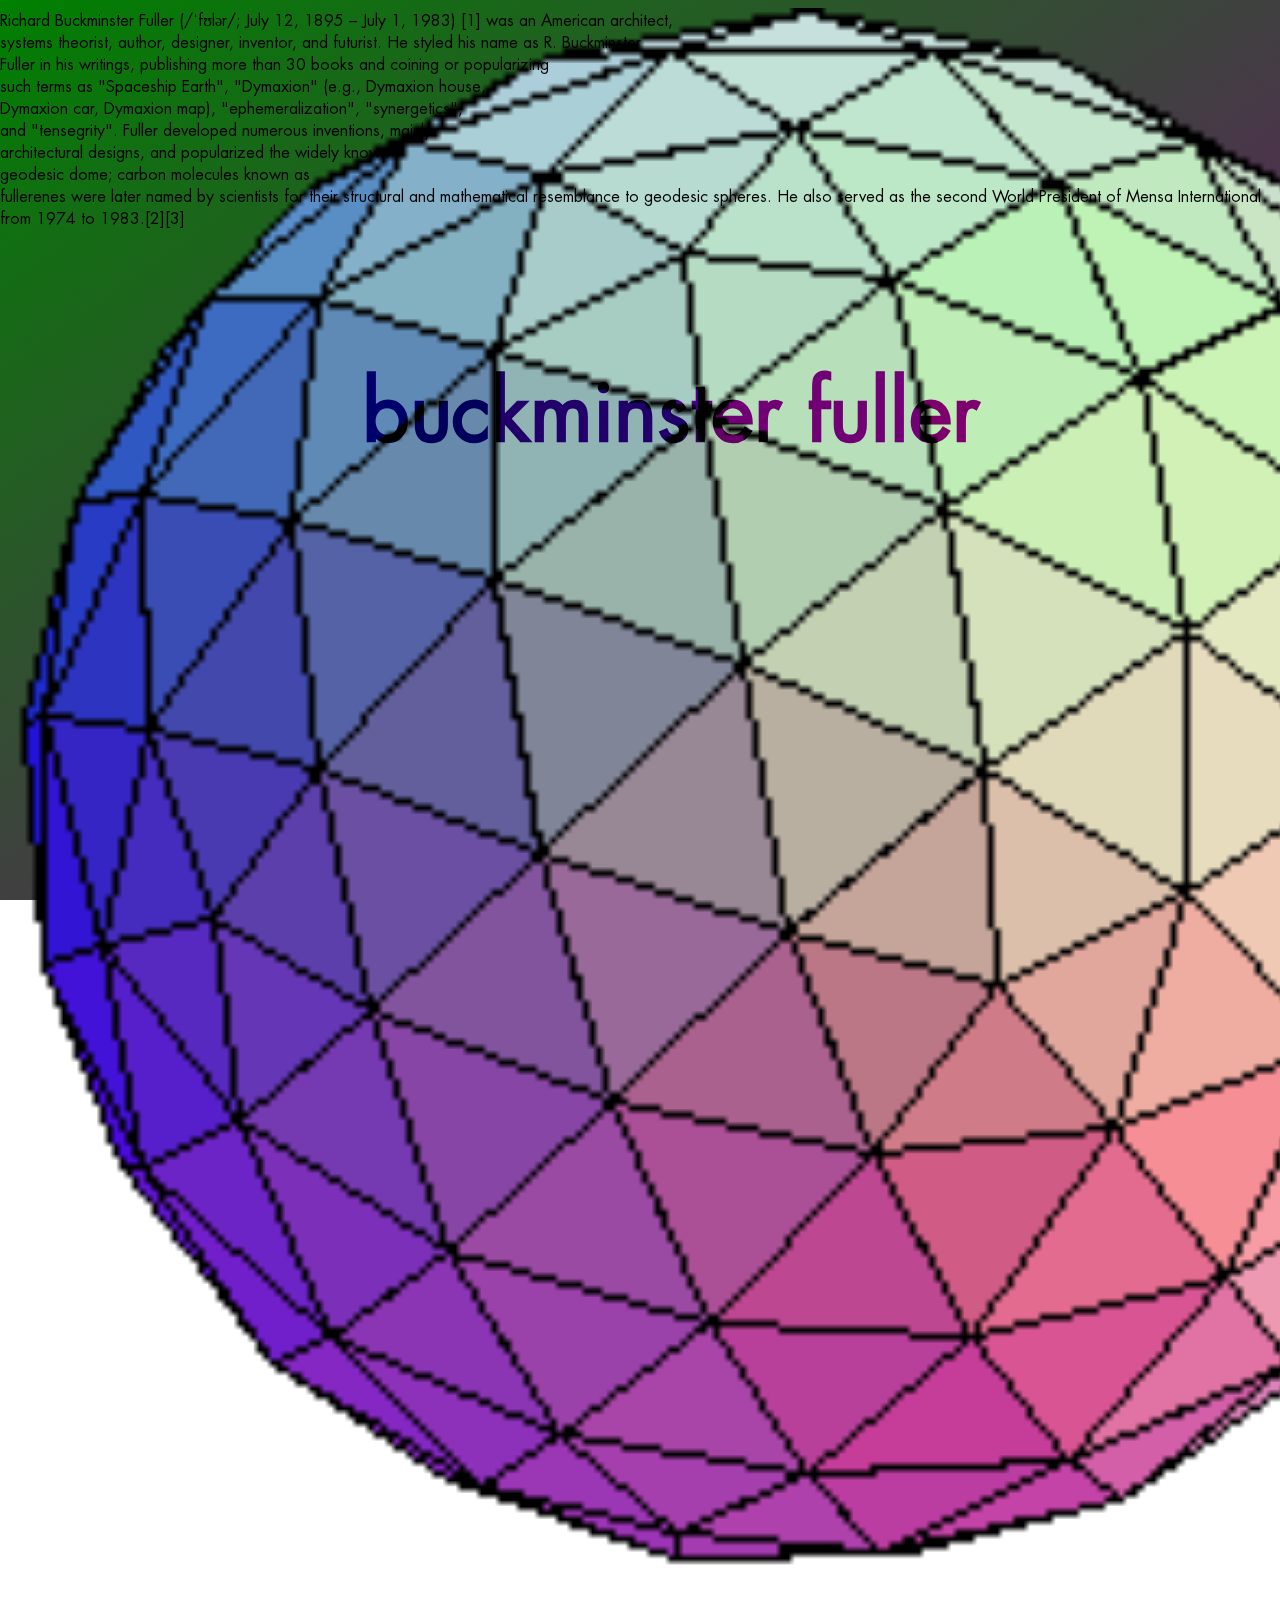
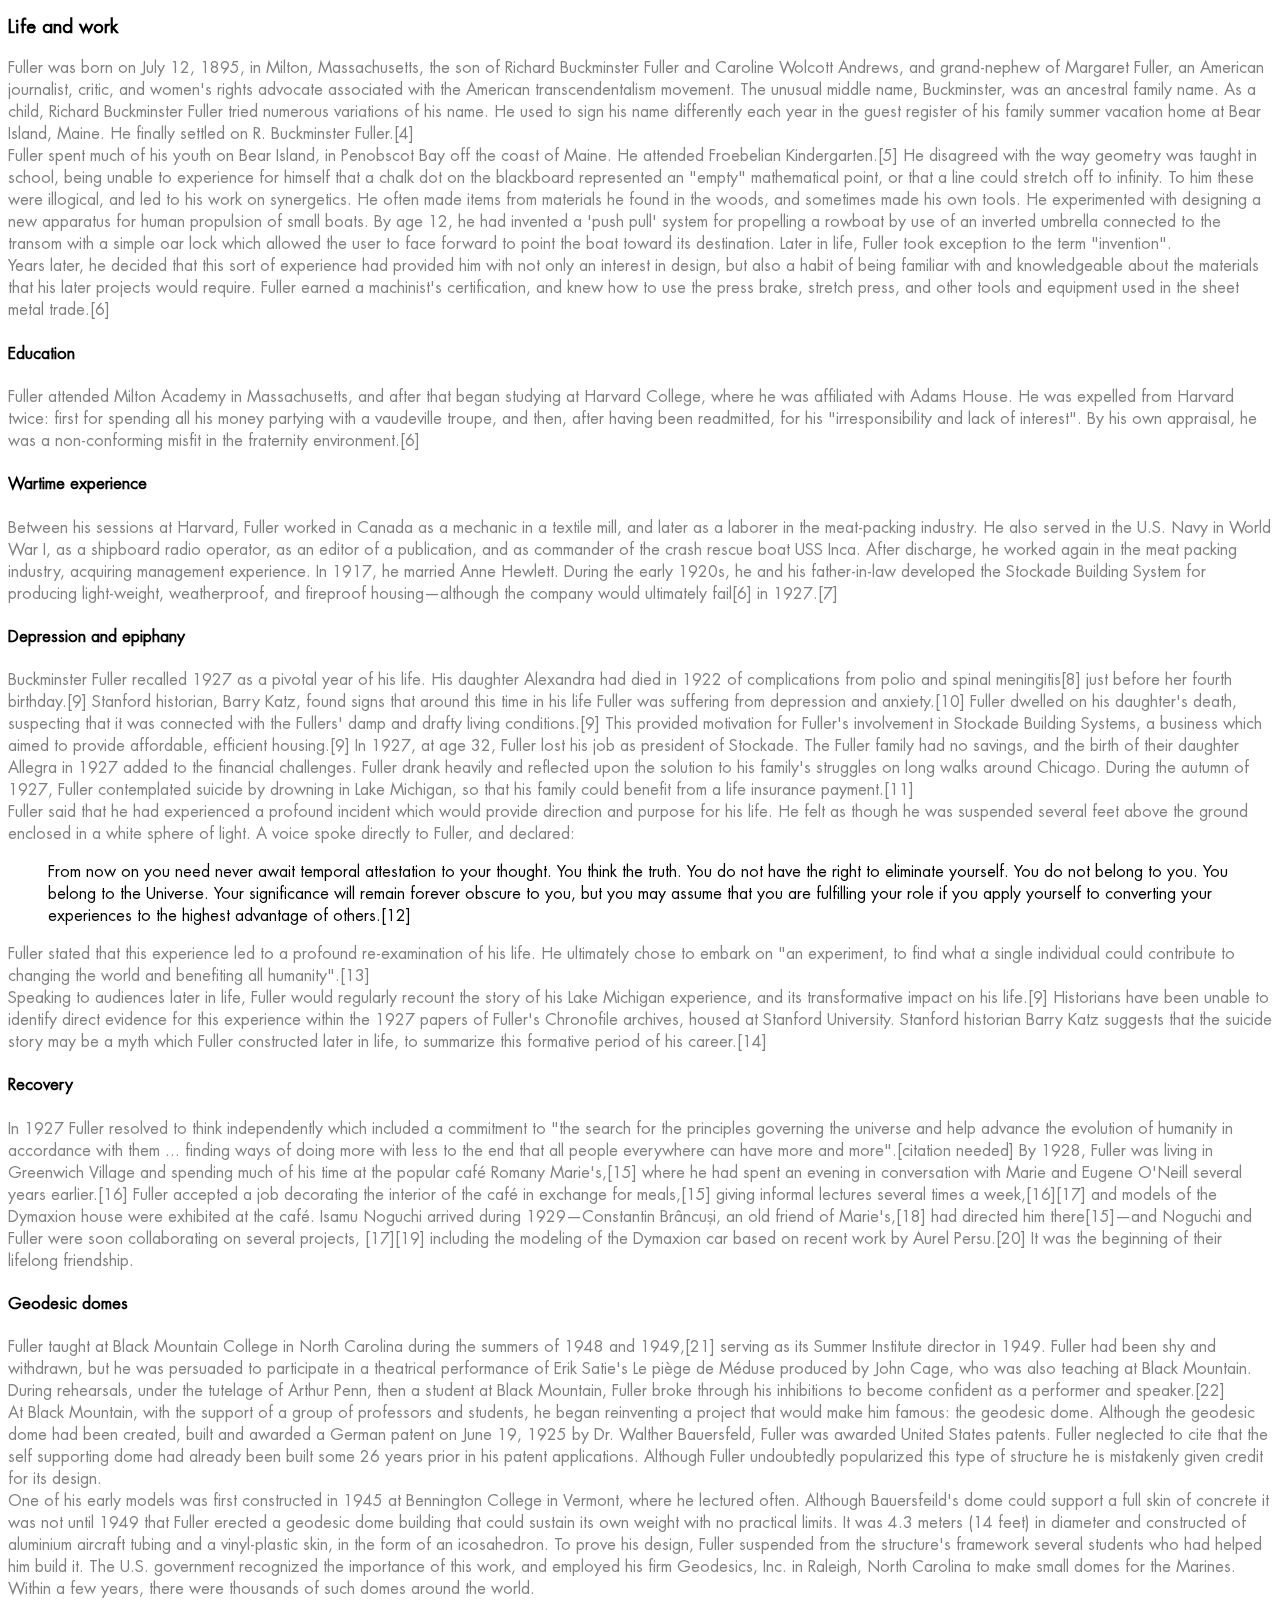
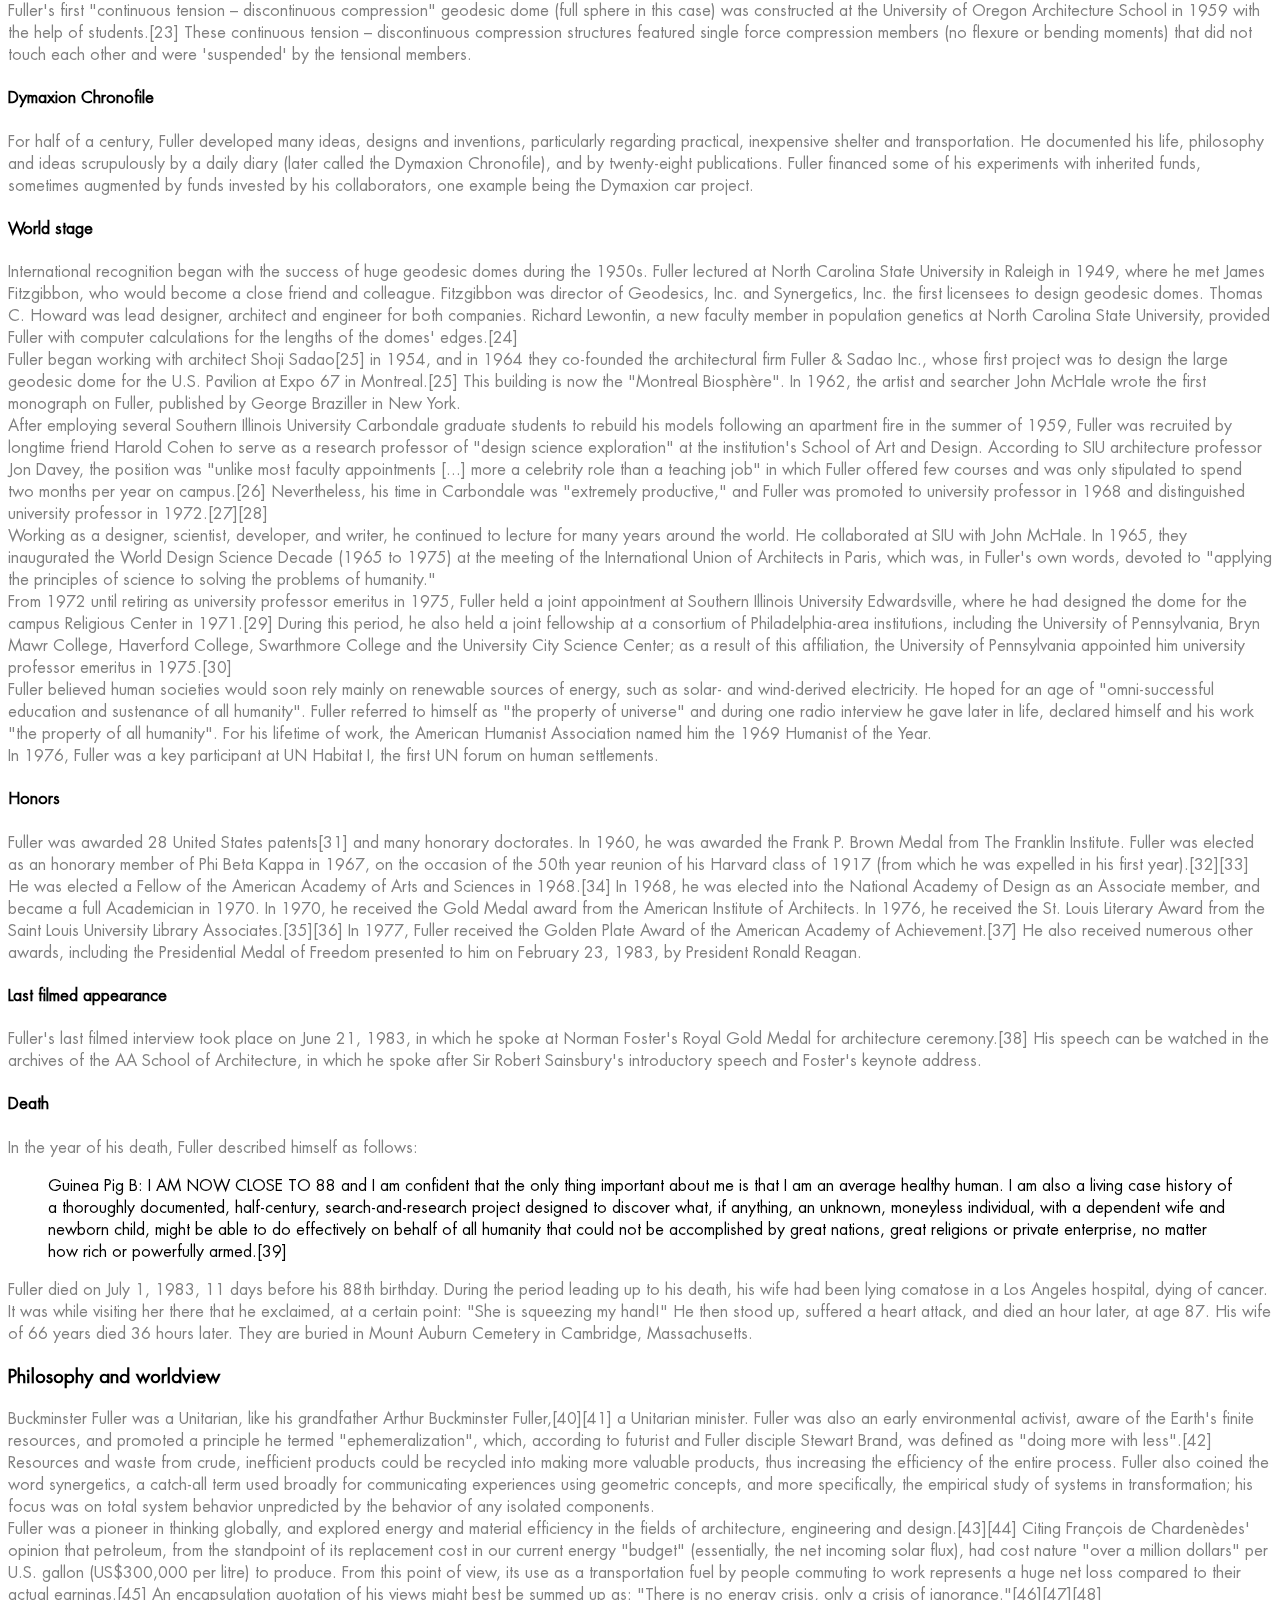
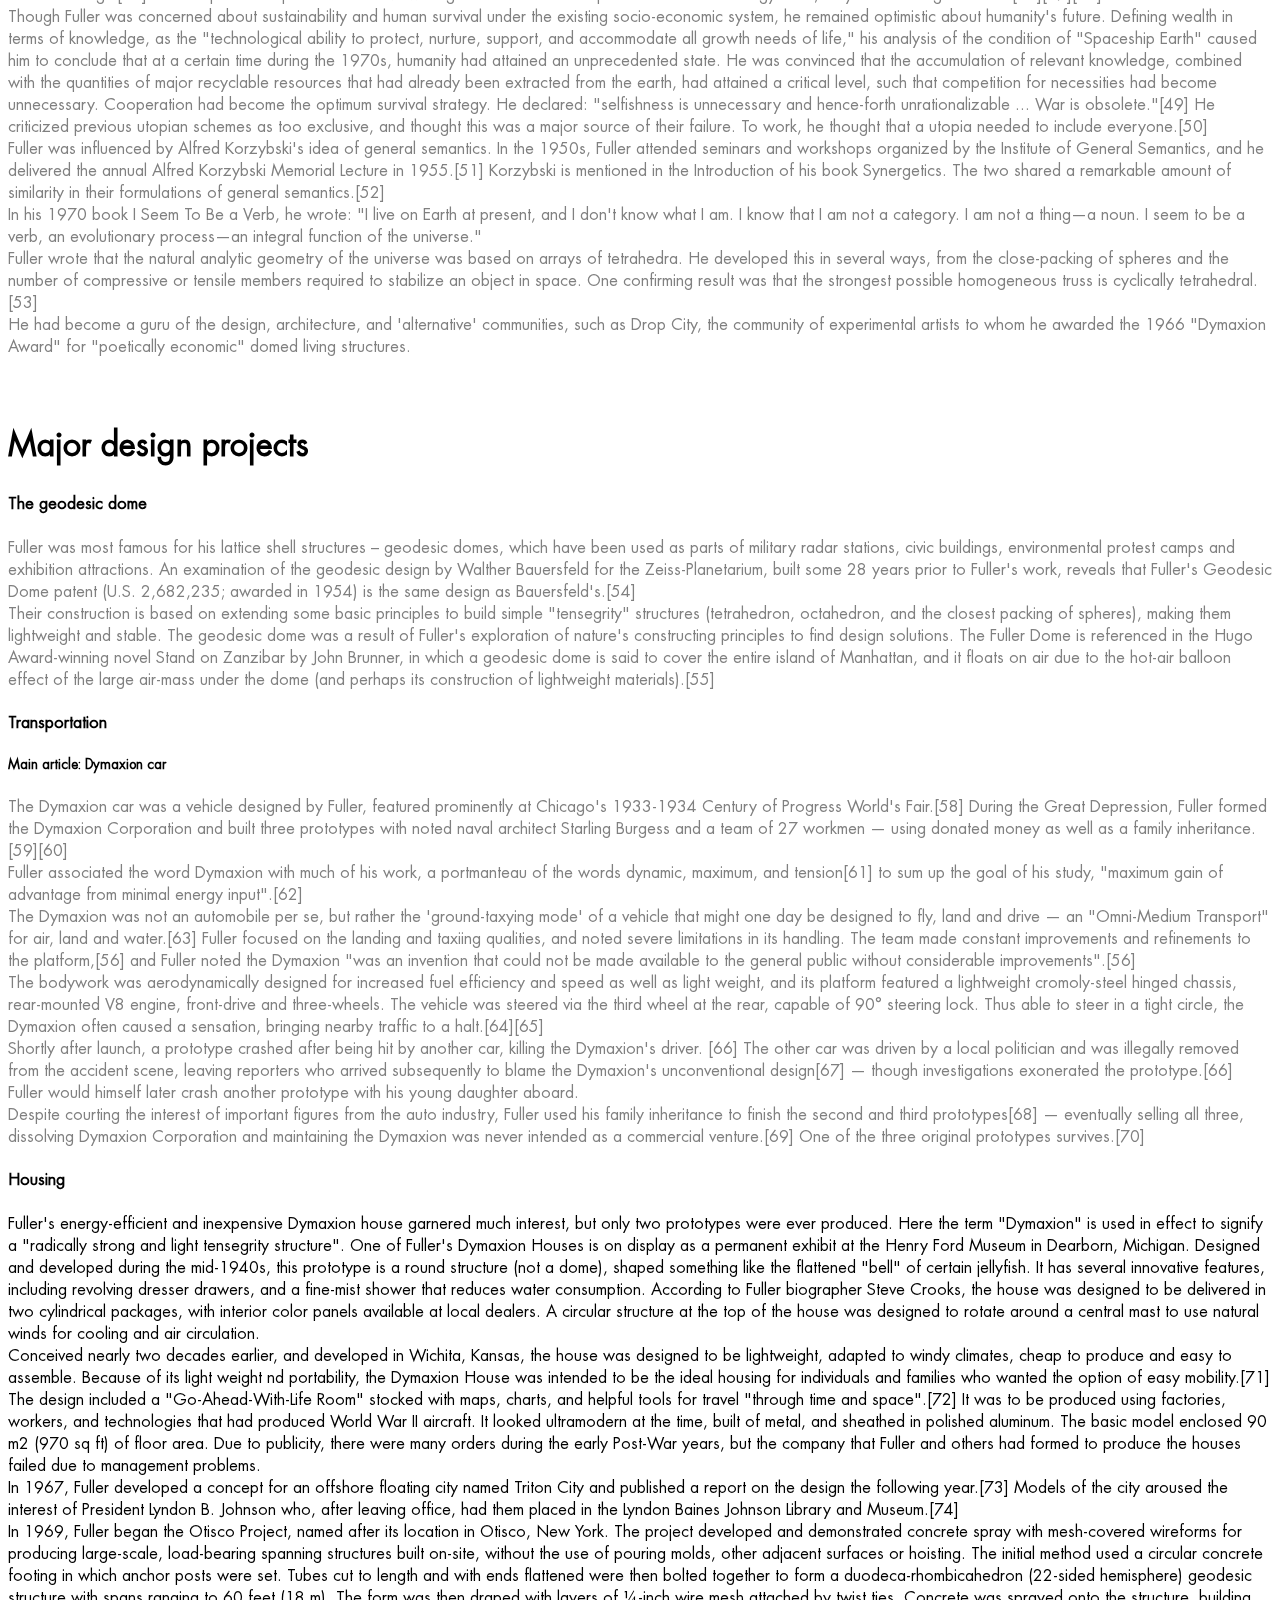
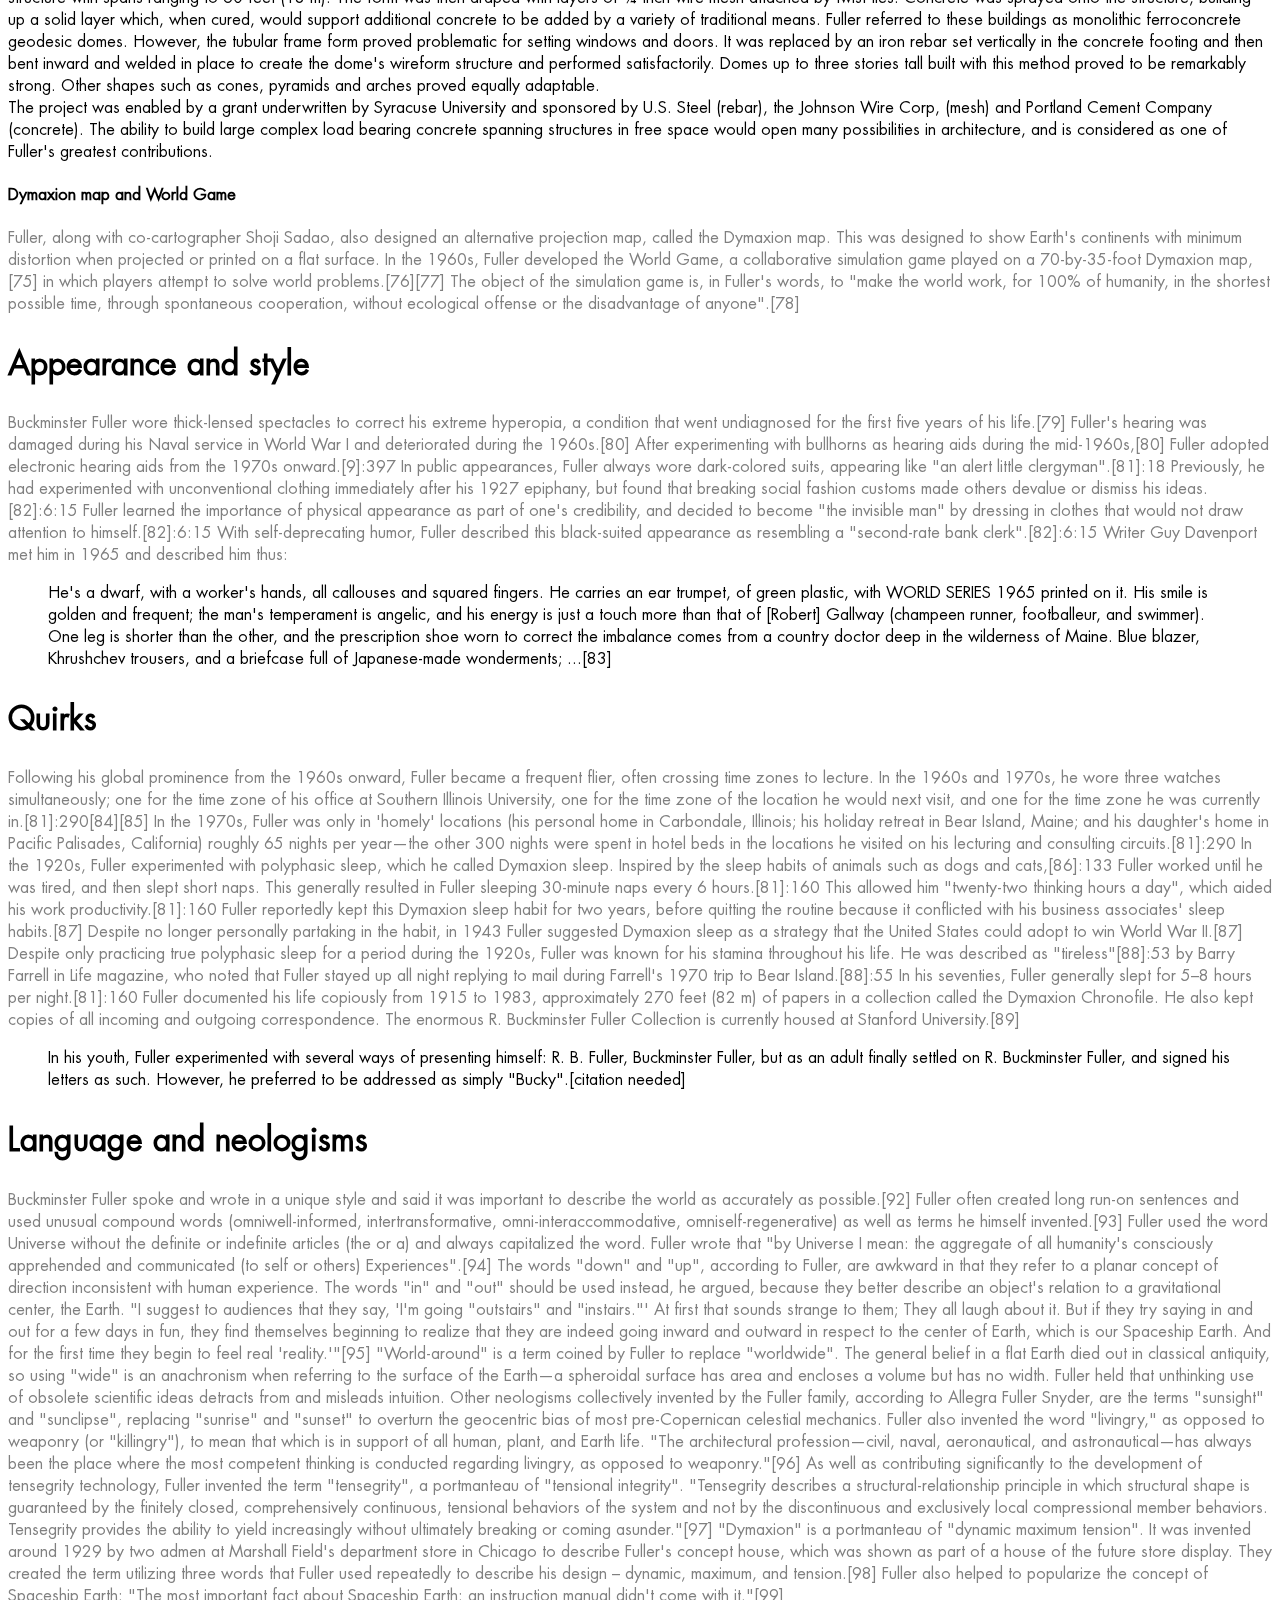
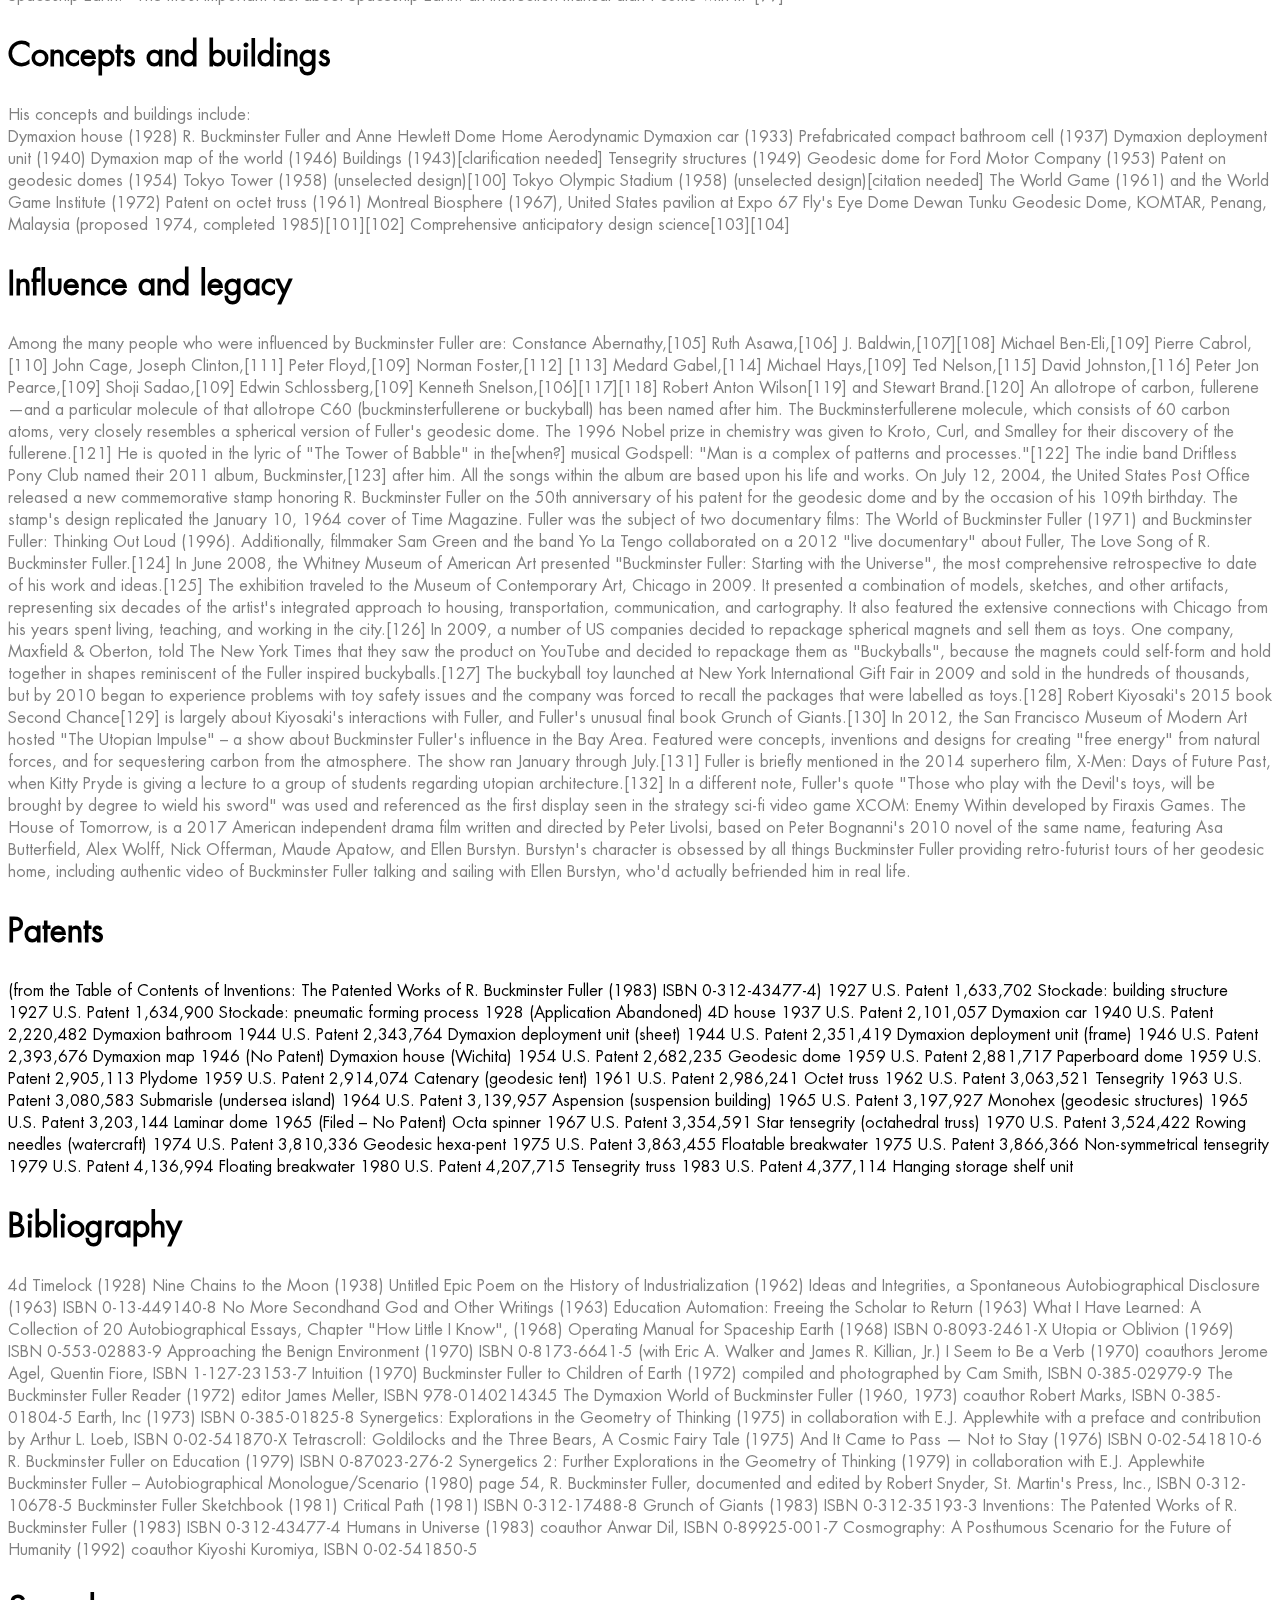
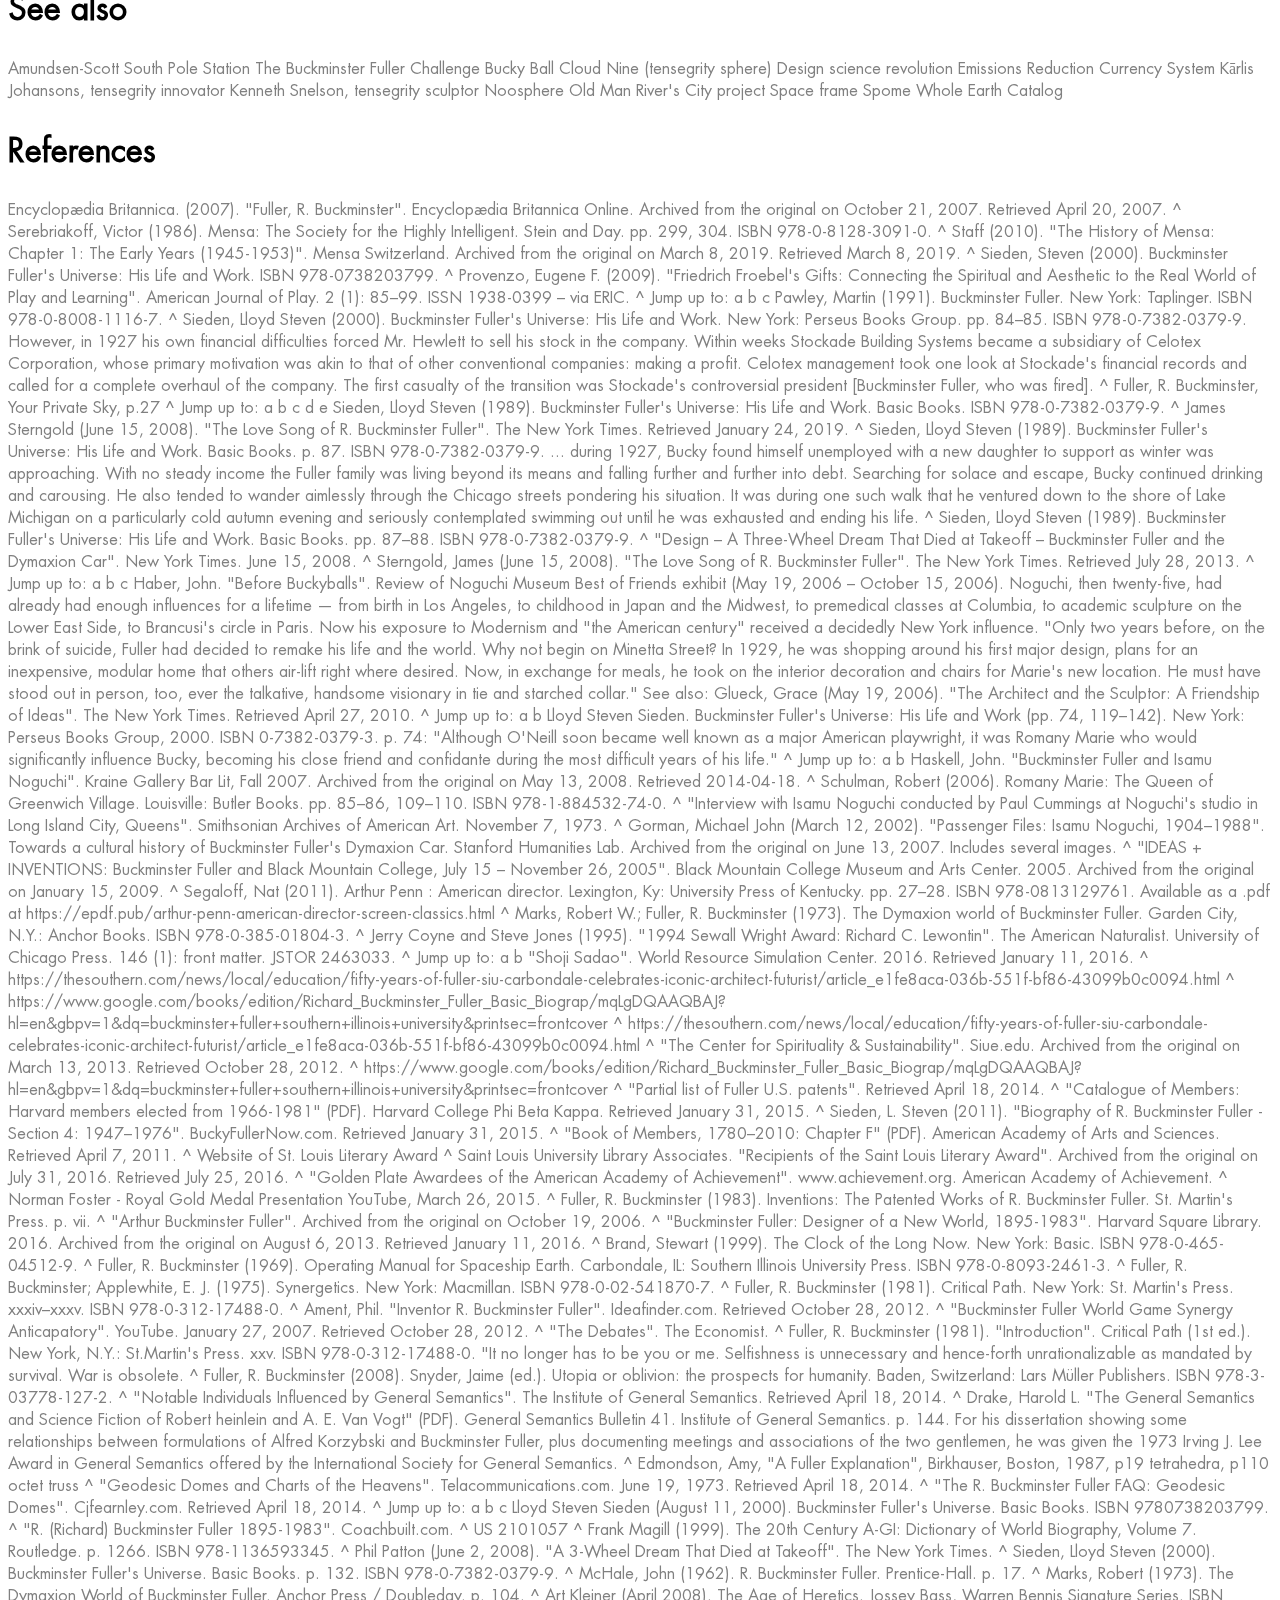
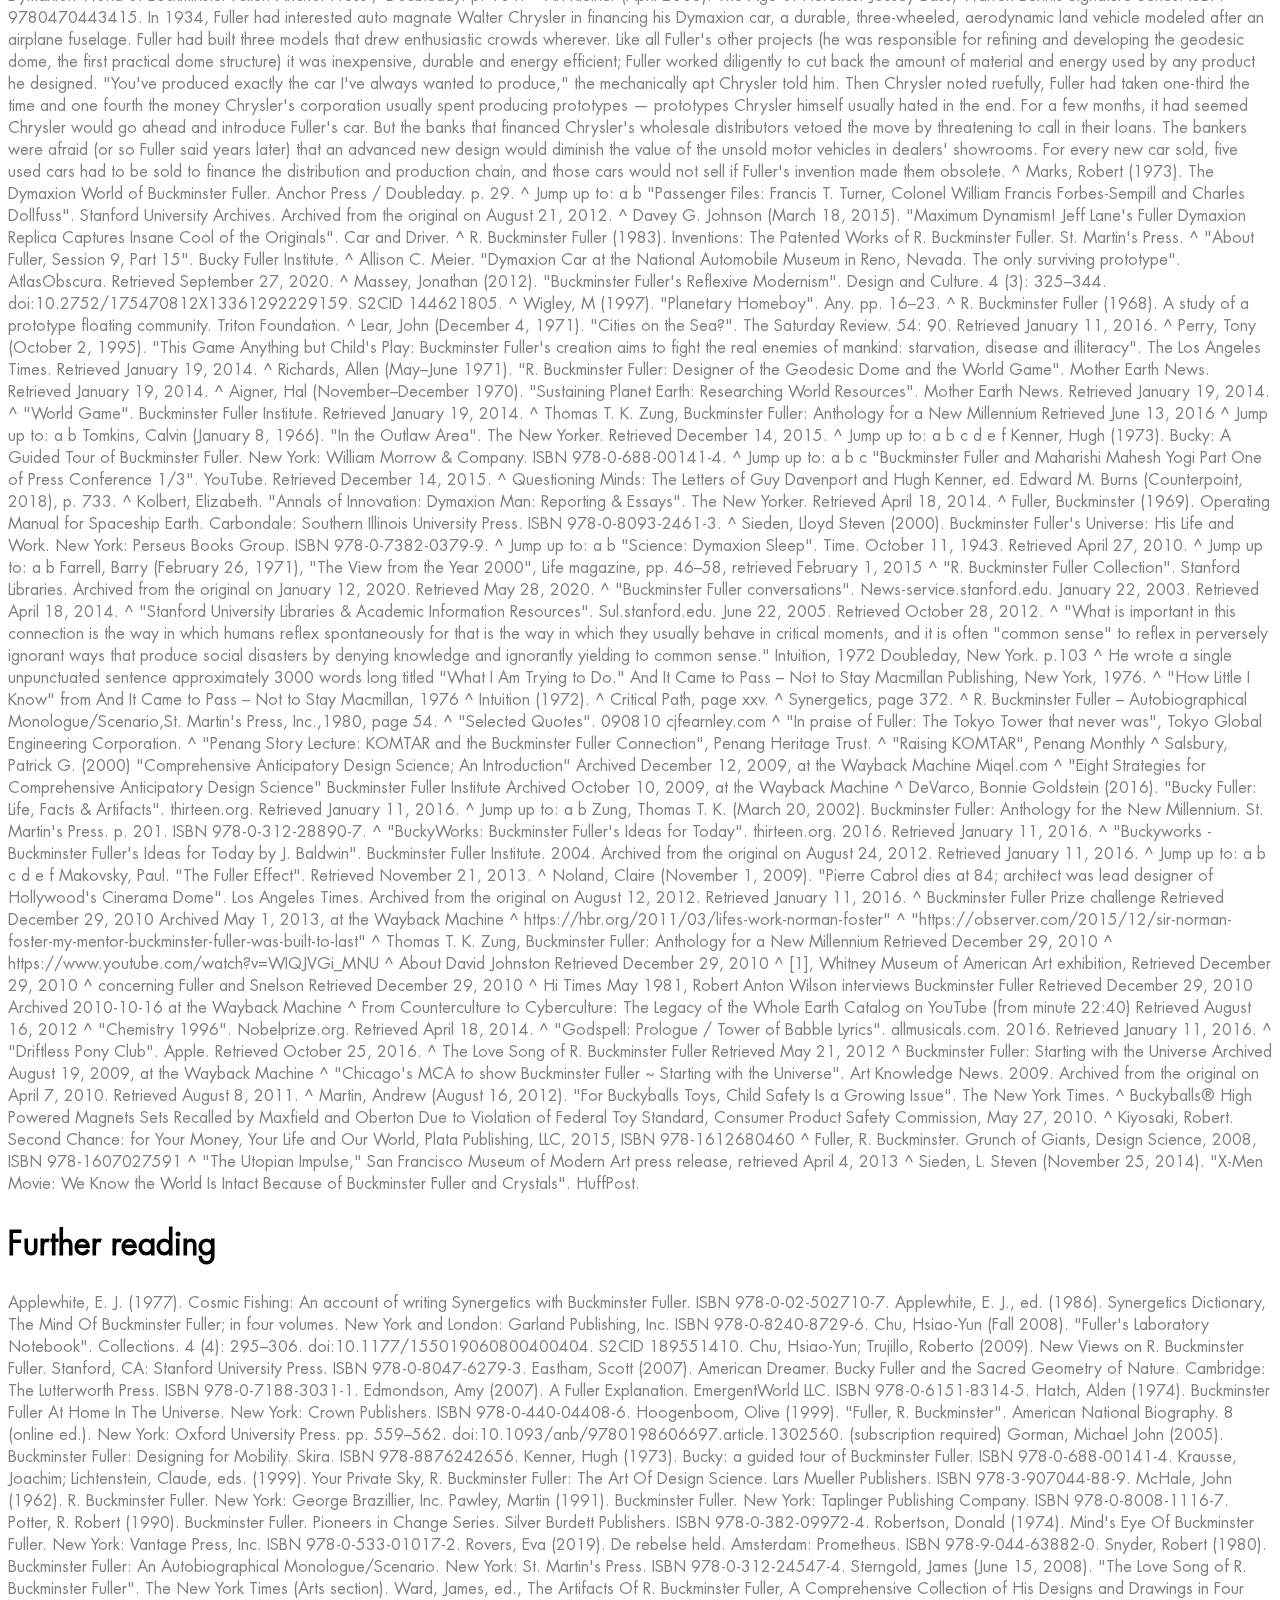
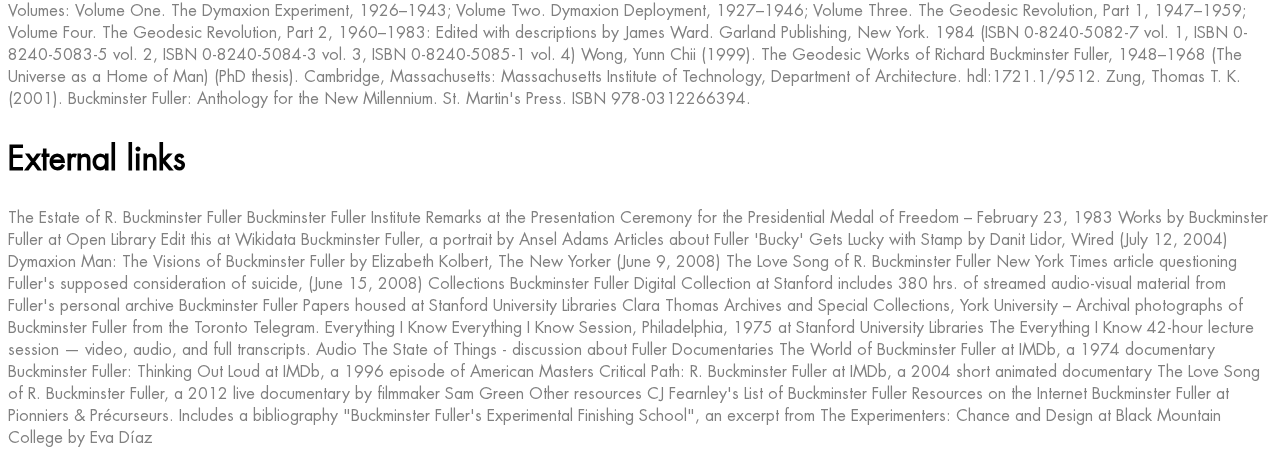
<file: wikiresdesign/index.html>
<!DOCTYPE html>
<html lang="en" dir="ltr">
  <head>
    <meta charset="utf-8">
    <link rel="stylesheet" href="./styles.css">
    <title>buckminster fuller</title>
  </head>
  <body>


<div id="sphere">

<img src="./images/geode.gif" alt="A geodesic sphere."> </div>
<h1>
  buckminster fuller
</h1>

<p><div id="bio">Richard Buckminster Fuller (/ˈfʊlər/; July 12, 1895 – July 1, 1983)
  [1] was an American architect,<br> systems theorist, author, designer, inventor, and futurist.
  He styled his name as R. Buckminster <br>Fuller in his writings, publishing more than 30 books and coining
   or popularizing <br>such terms as "Spaceship Earth", "Dymaxion" (e.g., Dymaxion house,<br> Dymaxion car,
   Dymaxion map), "ephemeralization", "synergetics", <br> and "tensegrity".
Fuller developed numerous inventions, mainly <br> architectural designs, and popularized the
widely known <br>geodesic dome; carbon molecules known  as<br> fullerenes were later named by scientists
 for their structural and mathematical resemblance to geodesic spheres. He also served as the second
 World President of Mensa International from 1974 to 1983.[2][3]</p></div>

 <h3>Life and work</h3>
 <p>
 Fuller was born on July 12, 1895, in Milton, Massachusetts, the son of Richard Buckminster Fuller and
 Caroline Wolcott Andrews, and grand-nephew of Margaret Fuller, an American journalist, critic, and
 women's rights advocate associated with the American transcendentalism movement. The unusual middle name,
 Buckminster, was an ancestral family name. As a child, Richard Buckminster Fuller tried numerous variations
  of his name. He used to sign his name differently each year in the guest register of his family summer
  vacation home at Bear Island, Maine. He finally settled on R. Buckminster Fuller.[4]
<br>
Fuller spent much of his youth on Bear Island, in Penobscot Bay off the coast of Maine.
He attended Froebelian Kindergarten.[5] He disagreed with the way geometry was taught in school,
being unable to experience for himself that a chalk dot on the blackboard represented an "empty"
mathematical point, or that a line could stretch off to infinity. To him these were illogical, and
led to his work on synergetics. He often made items from materials he found in the woods, and sometimes
made his own tools. He experimented with designing a new apparatus for human propulsion of small boats.
By age 12, he had invented a 'push pull' system for propelling a rowboat by use of an inverted umbrella
connected to the transom with a simple oar lock which allowed the user to face forward to point the boat
toward its destination. Later in life, Fuller took exception to the term "invention".
<br>
Years later, he decided that this sort of experience had provided him with not only an interest in design,
 but also a habit of being familiar with and knowledgeable about the materials that his later projects would
  require. Fuller earned a machinist's certification, and knew how to use the press brake, stretch press,
  and other tools and equipment used in the sheet metal trade.[6]
<br></p>
<h4>Education</h4>
<p>Fuller attended Milton Academy in Massachusetts, and after that began studying at Harvard College,
  where he was affiliated with Adams House. He was expelled from Harvard twice: first for spending all
  his money partying with a vaudeville troupe, and then, after having been readmitted, for his
  "irresponsibility and lack of interest". By his own appraisal, he was a non-conforming misfit in the
  fraternity environment.[6]</p>
  <h4>Wartime experience</h4>
  <p>Between his sessions at Harvard, Fuller worked in Canada as a mechanic in a textile mill, and later as
    a laborer in the meat-packing industry. He also served in the U.S. Navy in World War I, as a shipboard
    radio operator, as an editor of a publication, and as commander of the crash rescue boat USS Inca.
     After discharge, he worked again in the meat packing industry, acquiring management experience.
      In 1917, he married Anne Hewlett. During the early 1920s, he and his father-in-law developed the
      Stockade Building System for producing light-weight, weatherproof, and fireproof housing—although
      the company would ultimately fail[6] in 1927.[7]</p>
<h4>Depression and epiphany</h4>
<p>Buckminster Fuller recalled 1927 as a pivotal year of his life. His daughter Alexandra had died in 1922 of complications from polio and spinal meningitis[8] just before her fourth birthday.[9] Stanford historian, Barry Katz, found signs that around this time in his life Fuller was suffering from depression and anxiety.[10] Fuller dwelled on his daughter's death, suspecting that it was connected with the Fullers' damp and drafty living conditions.[9] This provided motivation for Fuller's involvement in Stockade Building Systems, a business which aimed to provide affordable, efficient housing.[9]

In 1927, at age 32, Fuller lost his job as president of Stockade. The Fuller family had no savings,
and the birth of their daughter Allegra in 1927 added to the financial challenges. Fuller drank heavily
 and reflected upon the solution to his family's struggles on long walks around Chicago. During the autumn
  of 1927, Fuller contemplated suicide by drowning in Lake Michigan, so that his family could benefit from
  a life insurance payment.[11]
<br>
Fuller said that he had experienced a profound incident which would provide direction and purpose for his
life. He felt as though he was suspended several feet above the ground enclosed in a white sphere of light.
A voice spoke directly to Fuller, and declared:</p>
<blockquote>
  From now on you need never await temporal attestation to your thought. You think the truth.
  You do not have the right to eliminate yourself. You do not belong to you. You belong to the Universe.
  Your significance will remain forever obscure to you, but you may assume that you are fulfilling your
  role if you apply yourself to converting your experiences to the highest advantage of others.[12]
</blockquote>
<p>Fuller stated that this experience led to a profound re-examination of his life.
  He ultimately chose to embark on "an experiment, to find what a single individual could contribute to
  changing the world and benefiting all humanity".[13]
<br>
Speaking to audiences later in life, Fuller would regularly recount the story of his Lake Michigan experience,
 and its transformative impact on his life.[9] Historians have been unable to identify direct evidence for
 this experience within the 1927 papers of Fuller's Chronofile archives, housed at Stanford University.
  Stanford historian Barry Katz suggests that the suicide story may be a myth which Fuller constructed
  later in life, to summarize this formative period of his career.[14]</p>
  <h4>Recovery</h4>
  <p>In 1927 Fuller resolved to think independently which included a commitment to
    "the search for the principles governing the universe and help advance the evolution of humanity
     in accordance with them ... finding ways of doing more with less to the end that all people everywhere
      can have more and more".[citation needed] By 1928, Fuller was living in Greenwich Village and
      spending much of his time at the popular café Romany Marie's,[15] where he had spent an evening in
       conversation with Marie and Eugene O'Neill several years earlier.[16] Fuller accepted a job
       decorating the interior of the café in exchange for meals,[15] giving informal lectures several
       times a week,[16][17] and models of the Dymaxion house were exhibited at the café.
       Isamu Noguchi arrived during 1929—Constantin Brâncuși, an old friend of Marie's,[18]
       had directed him there[15]—and Noguchi and Fuller were soon collaborating on several projects,
       [17][19] including the modeling of the Dymaxion car based on recent work by Aurel Persu.[20]
       It was the beginning of their lifelong friendship.</p>
    <h4>Geodesic domes</h4>
    <p>Fuller taught at Black Mountain College in North Carolina during the summers of 1948 and 1949,[21]
       serving as its Summer Institute director in 1949. Fuller had been shy and withdrawn,
       but he was persuaded to participate in a theatrical performance of Erik Satie's Le piège de
        Méduse produced by John Cage, who was also teaching at Black Mountain. During rehearsals,
        under the tutelage of Arthur Penn, then a student at Black Mountain, Fuller broke through
        his inhibitions to become confident as a performer and speaker.[22]
<br>
At Black Mountain, with the support of a group of professors and students,
 he began reinventing a project that would make him famous: the geodesic dome.
 Although the geodesic dome had been created, built and awarded a German patent on June 19, 1925 by
 Dr. Walther Bauersfeld, Fuller was awarded United States patents. Fuller neglected to cite that the
 self supporting dome had already been built some 26 years prior in his patent applications. Although
 Fuller undoubtedly popularized this type of structure he is mistakenly given credit for its design.
<br>
One of his early models was first constructed in 1945 at Bennington College in Vermont, where he lectured
often. Although Bauersfeild's dome could support a full skin of concrete it was not until 1949 that Fuller
erected a geodesic dome building that could sustain its own weight with no practical limits.
It was 4.3 meters (14 feet) in diameter and constructed of aluminium aircraft tubing and a vinyl-plastic
skin, in the form of an icosahedron. To prove his design, Fuller suspended from the structure's framework
several students who had helped him build it. The U.S. government recognized the importance of this work,
 and employed his firm Geodesics, Inc. in Raleigh, North Carolina to make small domes for the Marines.
 Within a few years, there were thousands of such domes around the world.
<br>
Fuller's first "continuous tension – discontinuous compression" geodesic dome (full sphere in this case)
was constructed at the University of Oregon Architecture School in 1959 with the help of students.[23]
These continuous tension – discontinuous compression structures featured single force compression members
(no flexure or bending moments) that did not touch each other and were 'suspended' by the tensional members.</p>
<h4>Dymaxion Chronofile</h4>
<p>For half of a century, Fuller developed many ideas, designs and inventions,
  particularly regarding practical, inexpensive shelter and transportation.
   He documented his life, philosophy and ideas scrupulously by a daily diary
   (later called the Dymaxion Chronofile), and by twenty-eight publications.
    Fuller financed some of his experiments with inherited funds, sometimes
    augmented by funds invested by his collaborators, one example being the Dymaxion car project.</p>
<h4>World stage</h4>
<p>International recognition began with the success of huge geodesic domes during the 1950s.
  Fuller lectured at North Carolina State University in Raleigh in 1949, where he met James Fitzgibbon,
   who would become a close friend and colleague. Fitzgibbon was director of Geodesics, Inc. and Synergetics,
   Inc. the first licensees to design geodesic domes. Thomas C. Howard was lead designer, architect and
   engineer for both companies. Richard Lewontin, a new faculty member in population genetics at North
   Carolina State University, provided Fuller with computer calculations for the lengths of the domes'
    edges.[24]<br>

Fuller began working with architect Shoji Sadao[25] in 1954, and in 1964 they co-founded the architectural
firm Fuller & Sadao Inc., whose first project was to design the large geodesic dome for the U.S.
Pavilion at Expo 67 in Montreal.[25] This building is now the "Montreal Biosphère". In 1962,
the artist and searcher John McHale wrote the first monograph on Fuller, published by George Braziller
in New York.<br>

After employing several Southern Illinois University Carbondale graduate students to rebuild his models
 following an apartment fire in the summer of 1959, Fuller was recruited by longtime friend Harold Cohen
  to serve as a research professor of "design science exploration" at the institution's School of Art
  and Design. According to SIU architecture professor Jon Davey, the position was
  "unlike most faculty appointments [...] more a celebrity role than a teaching job" in which Fuller
  offered few courses and was only stipulated to spend two months per year on campus.[26] Nevertheless,
   his time in Carbondale was "extremely productive," and Fuller was promoted to university professor in
   1968 and distinguished university professor in 1972.[27][28]<br>

Working as a designer, scientist, developer, and writer, he continued to lecture for many years around
the world. He collaborated at SIU with John McHale. In 1965, they inaugurated the World Design Science
Decade (1965 to 1975) at the meeting of the International Union of Architects in Paris, which was, in
Fuller's own words, devoted to "applying the principles of science to solving the problems of humanity."<br>

From 1972 until retiring as university professor emeritus in 1975, Fuller held a joint appointment at
Southern Illinois University Edwardsville, where he had designed the dome for the campus Religious
Center in 1971.[29] During this period, he also held a joint fellowship at a consortium of
 Philadelphia-area institutions, including the University of Pennsylvania, Bryn Mawr College,
  Haverford College, Swarthmore College and the University City Science Center; as a result of
   this affiliation, the University of Pennsylvania appointed him university professor emeritus
   in 1975.[30]<br>

Fuller believed human societies would soon rely mainly on renewable sources of energy,
such as solar- and wind-derived electricity. He hoped for an age of "omni-successful education
and sustenance of all humanity". Fuller referred to himself as "the property of universe" and
 during one radio interview he gave later in life, declared himself and his work
  "the property of all humanity". For his lifetime of work, the American Humanist Association
  named him the 1969 Humanist of the Year.<br>

In 1976, Fuller was a key participant at UN Habitat I, the first UN forum on human settlements.</p>
<h4>Honors</h4>
<p>Fuller was awarded 28 United States patents[31] and many honorary doctorates.
  In 1960, he was awarded the Frank P. Brown Medal from The Franklin Institute. Fuller was
  elected as an honorary member of Phi Beta Kappa in 1967, on the occasion of the 50th year
  reunion of his Harvard class of 1917 (from which he was expelled in his first year).[32][33]
  He was elected a Fellow of the American Academy of Arts and Sciences in 1968.[34] In 1968, he
  was elected into the National Academy of Design as an Associate member, and became a full
  Academician in 1970. In 1970, he received the Gold Medal award from the American Institute of
  Architects. In 1976, he received the St. Louis Literary Award from the Saint Louis University
  Library Associates.[35][36] In 1977, Fuller received the Golden Plate Award of the American Academy
  of Achievement.[37] He also received numerous other awards, including the Presidential Medal of
   Freedom presented to him on February 23, 1983, by President Ronald Reagan.</p>
   <h4>Last filmed appearance</h4>
   <p>Fuller's last filmed interview took place on June 21, 1983, in which he spoke at Norman Foster's
     Royal Gold Medal for architecture ceremony.[38] His speech can be watched in the archives of the
      AA School of Architecture, in which he spoke after Sir Robert Sainsbury's introductory speech
      and Foster's keynote address.</p>
      <h4>Death</h4>
      <p>In the year of his death, Fuller described himself as follows:</p>
      <blockquote>
        Guinea Pig B:
I AM NOW CLOSE TO 88 and I am confident that the only thing important about me is that I am an average healthy human. I am also a living case history of a thoroughly documented, half-century, search-and-research project designed to discover what, if anything, an unknown, moneyless individual, with a dependent wife and newborn child, might be able to do effectively on behalf of all humanity that could not be accomplished by great nations, great religions or private enterprise, no matter how rich or powerfully armed.[39]
      </blockquote>
      <p>Fuller died on July 1, 1983, 11 days before his 88th birthday.
        During the period leading up to his death, his wife had been lying comatose in a
        Los Angeles hospital, dying of cancer. It was while visiting her there that he exclaimed,
        at a certain point: "She is squeezing my hand!" He then stood up, suffered a heart attack,
        and died an hour later, at age 87. His wife of 66 years died 36 hours later. They are buried
        in Mount Auburn Cemetery in Cambridge, Massachusetts.</p>
  <h3>Philosophy and worldview</h3>
  <p>Buckminster Fuller was a Unitarian, like his grandfather Arthur Buckminster Fuller,[40][41]
    a Unitarian minister. Fuller was also an early environmental activist, aware of the Earth's finite
    resources, and promoted a principle he termed "ephemeralization", which, according to futurist and
    Fuller disciple Stewart Brand, was defined as "doing more with less".[42] Resources and waste from
    crude, inefficient products could be recycled into making more valuable products, thus increasing the
    efficiency of the entire process. Fuller also coined the word synergetics, a catch-all term used
    broadly for communicating experiences using geometric concepts, and more specifically, the empirical
     study of systems in transformation; his focus was on total system behavior unpredicted by the behavior
      of any isolated components.<br>

Fuller was a pioneer in thinking globally, and explored energy and material efficiency in the fields
of architecture, engineering and design.[43][44] Citing François de Chardenèdes' opinion that petroleum,
 from the standpoint of its replacement cost in our current energy "budget" (essentially,
 the net incoming solar flux), had cost nature "over a million dollars" per U.S. gallon (US$300,000 per
 litre) to produce. From this point of view, its use as a transportation fuel by people commuting to work
 represents a huge net loss compared to their actual earnings.[45] An encapsulation quotation of his views
 might best be summed up as: "There is no energy crisis, only a crisis of ignorance."[46][47][48]<br>

Though Fuller was concerned about sustainability and human survival under the existing socio-economic
system, he remained optimistic about humanity's future. Defining wealth in terms of knowledge, as the
"technological ability to protect, nurture, support, and accommodate all growth needs of life," his
analysis of the condition of "Spaceship Earth" caused him to conclude that at a certain time during the
1970s, humanity had attained an unprecedented state. He was convinced that the accumulation of relevant
knowledge, combined with the quantities of major recyclable resources that had already been extracted
from the earth, had attained a critical level, such that competition for necessities had become unnecessary.
 Cooperation had become the optimum survival strategy. He declared: "selfishness is unnecessary and
 hence-forth unrationalizable ... War is obsolete."[49] He criticized previous utopian schemes as too
 exclusive, and thought this was a major source of their failure. To work, he thought that a utopia
 needed to include everyone.[50]<br>

Fuller was influenced by Alfred Korzybski's idea of general semantics. In the 1950s, Fuller attended
seminars and workshops organized by the Institute of General Semantics, and he delivered the annual Alfred
Korzybski Memorial Lecture in 1955.[51] Korzybski is mentioned in the Introduction of his book Synergetics.
 The two shared a remarkable amount of similarity in their formulations of general semantics.[52]<br>

In his 1970 book I Seem To Be a Verb, he wrote: "I live on Earth at present, and I don't know what I am.
I know that I am not a category. I am not a thing—a noun. I seem to be a verb, an evolutionary process—an
integral function of the universe."<br>

Fuller wrote that the natural analytic geometry of the universe was based on arrays of tetrahedra.
He developed this in several ways, from the close-packing of spheres and the number of compressive or
tensile members required to stabilize an object in space. One confirming result was that the strongest
possible homogeneous truss is cyclically tetrahedral.[53]<br>

He had become a guru of the design, architecture, and 'alternative' communities, such as Drop City,
the community of experimental artists to whom he awarded the 1966 "Dymaxion Award" for "poetically
 economic" domed living structures.</p><br>
 <h2>Major design projects</h3>
 <h4>The geodesic dome</h4>
 <p>Fuller was most famous for his lattice shell structures – geodesic domes, which have been used as
   parts of military radar stations, civic buildings, environmental protest camps and exhibition
   attractions. An examination of the geodesic design by Walther Bauersfeld for the Zeiss-Planetarium,
    built some 28 years prior to Fuller's work, reveals that Fuller's Geodesic Dome patent (U.S. 2,682,235;
     awarded in 1954) is the same design as Bauersfeld's.[54]<br>

Their construction is based on extending some basic principles to build simple "tensegrity" structures
 (tetrahedron, octahedron, and the closest packing of spheres), making them lightweight and stable.
  The geodesic dome was a result of Fuller's exploration of nature's constructing principles to find
  design solutions. The Fuller Dome is referenced in the Hugo Award-winning novel Stand on Zanzibar by
  John Brunner, in which a geodesic dome is said to cover the entire island of Manhattan, and it floats
   on air due to the hot-air balloon effect of the large air-mass under the dome (and perhaps its
   construction of lightweight materials).[55]<br>
   <h4>Transportation</h4>
   <h5>Main article: Dymaxion car</h5>
   <p>The Dymaxion car was a vehicle designed by Fuller, featured prominently at Chicago's 1933-1934
     Century of Progress World's Fair.[58] During the Great Depression, Fuller formed the Dymaxion
      Corporation and built three prototypes with noted naval architect Starling Burgess and a team of
      27 workmen — using donated money as well as a family inheritance.[59][60]<br>

Fuller associated the word Dymaxion with much of his work, a portmanteau of the words dynamic,
maximum, and tension[61] to sum up the goal of his study, "maximum gain of advantage from minimal
 energy input".[62]<br>

The Dymaxion was not an automobile per se, but rather the 'ground-taxying mode' of a vehicle that might
 one day be designed to fly, land and drive — an "Omni-Medium Transport" for air, land and water.[63]
 Fuller focused on the landing and taxiing qualities, and noted severe limitations in its handling.
  The team made constant improvements and refinements to the platform,[56] and Fuller noted the Dymaxion
  "was an invention that could not be made available to the general public without considerable
  improvements".[56]<br>

The bodywork was aerodynamically designed for increased fuel efficiency and speed as well as light weight,
 and its platform featured a lightweight cromoly-steel hinged chassis, rear-mounted V8 engine,
 front-drive and three-wheels. The vehicle was steered via the third wheel at the rear, capable of 90°
 steering lock. Thus able to steer in a tight circle, the Dymaxion often caused a sensation, bringing
 nearby traffic to a halt.[64][65]<br>

Shortly after launch, a prototype crashed after being hit by another car, killing the Dymaxion's driver.
[66] The other car was driven by a local politician and was illegally removed from the accident scene,
leaving reporters who arrived subsequently to blame the Dymaxion's unconventional design[67] —
though investigations exonerated the prototype.[66] Fuller would himself later crash another prototype
 with his young daughter aboard.<br>

Despite courting the interest of important figures from the auto industry, Fuller used his family
inheritance to finish the second and third prototypes[68] — eventually selling all three, dissolving
Dymaxion Corporation and maintaining the Dymaxion was never intended as a commercial venture.[69]
 One of the three original prototypes survives.[70]<br>

</p>
<h4>Housing</h4>
Fuller's energy-efficient and inexpensive Dymaxion house garnered much interest, but only two prototypes
were ever produced. Here the term "Dymaxion" is used in effect to signify a "radically strong and light
tensegrity structure". One of Fuller's Dymaxion Houses is on display as a permanent exhibit at the Henry
 Ford Museum in Dearborn, Michigan. Designed and developed during the mid-1940s, this prototype is a
 round structure (not a dome), shaped something like the flattened "bell" of certain jellyfish. It has
 several innovative features, including revolving dresser drawers, and a fine-mist shower that reduces
 water consumption. According to Fuller biographer Steve Crooks, the house was designed to be delivered
 in two cylindrical packages, with interior color panels available at local dealers. A circular structure
  at the top of the house was designed to rotate around a central mast to use natural winds for cooling
  and air circulation.<br>

Conceived nearly two decades earlier, and developed in Wichita, Kansas, the house was designed to be
lightweight, adapted to windy climates, cheap to produce and easy to assemble. Because of its light weight
nd portability, the Dymaxion House was intended to be the ideal housing for individuals and families who
wanted the option of easy mobility.[71] The design included a "Go-Ahead-With-Life Room" stocked with maps,
charts, and helpful tools for travel "through time and space".[72] It was to be produced using factories,
workers, and technologies that had produced World War II aircraft. It looked ultramodern at the time, built
of metal, and sheathed in polished aluminum. The basic model enclosed 90 m2 (970 sq ft) of floor area.
Due to publicity, there were many orders during the early Post-War years, but the company that Fuller
 and others had formed to produce the houses failed due to management problems.<br>

In 1967, Fuller developed a concept for an offshore floating city named Triton City and published a
report on the design the following year.[73] Models of the city aroused the interest of President Lyndon
 B. Johnson who, after leaving office, had them placed in the Lyndon Baines Johnson Library and Museum.[74]<br>

In 1969, Fuller began the Otisco Project, named after its location in Otisco, New York.
The project developed and demonstrated concrete spray with mesh-covered wireforms for producing
large-scale, load-bearing spanning structures built on-site, without the use of pouring molds, other
adjacent surfaces or hoisting. The initial method used a circular concrete footing in which anchor posts
were set. Tubes cut to length and with ends flattened were then bolted together to form a
duodeca-rhombicahedron (22-sided hemisphere) geodesic structure with spans ranging to 60 feet (18 m).
 The form was then draped with layers of ¼-inch wire mesh attached by twist ties. Concrete was sprayed
  onto the structure, building up a solid layer which, when cured, would support additional concrete to
  be added by a variety of traditional means. Fuller referred to these buildings as monolithic
  ferroconcrete geodesic domes. However, the tubular frame form proved problematic for setting windows
  and doors. It was replaced by an iron rebar set vertically in the concrete footing and then bent inward
  and welded in place to create the dome's wireform structure and performed satisfactorily. Domes up to
  three stories tall built with this method proved to be remarkably strong. Other shapes such as cones,
   pyramids and arches proved equally adaptable.<br>

The project was enabled by a grant underwritten by Syracuse University and sponsored by U.S. Steel
(rebar), the Johnson Wire Corp, (mesh) and Portland Cement Company (concrete). The ability to build
large complex load bearing concrete spanning structures in free space would open many possibilities
 in architecture, and is considered as one of Fuller's greatest contributions.<br>
 <h4>Dymaxion map and World Game</h4>
 <p>Fuller, along with co-cartographer Shoji Sadao, also designed an alternative projection map, called the Dymaxion map. This was designed to show Earth's continents with minimum distortion when projected or printed on a flat surface.

In the 1960s, Fuller developed the World Game, a collaborative simulation game played on a
70-by-35-foot Dymaxion map,[75] in which players attempt to solve world problems.[76][77] The
object of the simulation game is, in Fuller's words, to "make the world work, for 100% of humanity,
in the shortest possible time, through spontaneous cooperation, without ecological offense or the
disadvantage of anyone".[78]</p>
</p>
<h2>Appearance and style</h2>
<p>Buckminster Fuller wore thick-lensed spectacles to correct his extreme hyperopia, a condition that went undiagnosed for the first five years of his life.[79] Fuller's hearing was damaged during his Naval service in World War I and deteriorated during the 1960s.[80] After experimenting with bullhorns as hearing aids during the mid-1960s,[80] Fuller adopted electronic hearing aids from the 1970s onward.[9]:397

In public appearances, Fuller always wore dark-colored suits, appearing like "an alert little clergyman".[81]:18 Previously, he had experimented with unconventional clothing immediately after his 1927 epiphany, but found that breaking social fashion customs made others devalue or dismiss his ideas.[82]:6:15 Fuller learned the importance of physical appearance as part of one's credibility, and decided to become "the invisible man" by dressing in clothes that would not draw attention to himself.[82]:6:15 With self-deprecating humor, Fuller described this black-suited appearance as resembling a "second-rate bank clerk".[82]:6:15

Writer Guy Davenport met him in 1965 and described him thus:</p>
<blockquote >
  He's a dwarf, with a worker's hands, all callouses and squared fingers. He carries an ear trumpet, of green plastic, with WORLD SERIES 1965 printed on it. His smile is golden and frequent; the man's temperament is angelic, and his energy is just a touch more than that of [Robert] Gallway (champeen runner, footballeur, and swimmer). One leg is shorter than the other, and the prescription shoe worn to correct the imbalance comes from a country doctor deep in the wilderness of Maine. Blue blazer, Khrushchev trousers, and a briefcase full of Japanese-made wonderments; ...[83]
</blockquote>
<h2>Quirks</h2>
<p>Following his global prominence from the 1960s onward, Fuller became a frequent flier, often crossing time zones to lecture. In the 1960s and 1970s, he wore three watches simultaneously; one for the time zone of his office at Southern Illinois University, one for the time zone of the location he would next visit, and one for the time zone he was currently in.[81]:290[84][85] In the 1970s, Fuller was only in 'homely' locations (his personal home in Carbondale, Illinois; his holiday retreat in Bear Island, Maine; and his daughter's home in Pacific Palisades, California) roughly 65 nights per year—the other 300 nights were spent in hotel beds in the locations he visited on his lecturing and consulting circuits.[81]:290

In the 1920s, Fuller experimented with polyphasic sleep, which he called Dymaxion sleep. Inspired by the sleep habits of animals such as dogs and cats,[86]:133 Fuller worked until he was tired, and then slept short naps. This generally resulted in Fuller sleeping 30-minute naps every 6 hours.[81]:160 This allowed him "twenty-two thinking hours a day", which aided his work productivity.[81]:160 Fuller reportedly kept this Dymaxion sleep habit for two years, before quitting the routine because it conflicted with his business associates' sleep habits.[87] Despite no longer personally partaking in the habit, in 1943 Fuller suggested Dymaxion sleep as a strategy that the United States could adopt to win World War II.[87]

Despite only practicing true polyphasic sleep for a period during the 1920s, Fuller was known for his stamina throughout his life. He was described as "tireless"[88]:53 by Barry Farrell in Life magazine, who noted that Fuller stayed up all night replying to mail during Farrell's 1970 trip to Bear Island.[88]:55 In his seventies, Fuller generally slept for 5–8 hours per night.[81]:160

Fuller documented his life copiously from 1915 to 1983, approximately 270 feet (82 m) of papers in a collection called the Dymaxion Chronofile. He also kept copies of all incoming and outgoing correspondence. The enormous R. Buckminster Fuller Collection is currently housed at Stanford University.[89]</p>
<blockquote>
  In his youth, Fuller experimented with several ways of presenting himself: R. B. Fuller, Buckminster Fuller, but as an adult finally settled on R. Buckminster Fuller, and signed his letters as such. However, he preferred to be addressed as simply "Bucky".[citation needed]
</blockquote>
<h2>Language and neologisms</h2>
<p>Buckminster Fuller spoke and wrote in a unique style and said it was important to describe the world as accurately as possible.[92] Fuller often created long run-on sentences and used unusual compound words (omniwell-informed, intertransformative, omni-interaccommodative, omniself-regenerative) as well as terms he himself invented.[93]

Fuller used the word Universe without the definite or indefinite articles (the or a) and always capitalized the word. Fuller wrote that "by Universe I mean: the aggregate of all humanity's consciously apprehended and communicated (to self or others) Experiences".[94]

The words "down" and "up", according to Fuller, are awkward in that they refer to a planar concept of direction inconsistent with human experience. The words "in" and "out" should be used instead, he argued, because they better describe an object's relation to a gravitational center, the Earth. "I suggest to audiences that they say, 'I'm going "outstairs" and "instairs."' At first that sounds strange to them; They all laugh about it. But if they try saying in and out for a few days in fun, they find themselves beginning to realize that they are indeed going inward and outward in respect to the center of Earth, which is our Spaceship Earth. And for the first time they begin to feel real 'reality.'"[95]

"World-around" is a term coined by Fuller to replace "worldwide". The general belief in a flat Earth died out in classical antiquity, so using "wide" is an anachronism when referring to the surface of the Earth—a spheroidal surface has area and encloses a volume but has no width. Fuller held that unthinking use of obsolete scientific ideas detracts from and misleads intuition. Other neologisms collectively invented by the Fuller family, according to Allegra Fuller Snyder, are the terms "sunsight" and "sunclipse", replacing "sunrise" and "sunset" to overturn the geocentric bias of most pre-Copernican celestial mechanics.

Fuller also invented the word "livingry," as opposed to weaponry (or "killingry"), to mean that which is in support of all human, plant, and Earth life. "The architectural profession—civil, naval, aeronautical, and astronautical—has always been the place where the most competent thinking is conducted regarding livingry, as opposed to weaponry."[96]

As well as contributing significantly to the development of tensegrity technology, Fuller invented the term "tensegrity", a portmanteau of "tensional integrity". "Tensegrity describes a structural-relationship principle in which structural shape is guaranteed by the finitely closed, comprehensively continuous, tensional behaviors of the system and not by the discontinuous and exclusively local compressional member behaviors. Tensegrity provides the ability to yield increasingly without ultimately breaking or coming asunder."[97]

"Dymaxion" is a portmanteau of "dynamic maximum tension". It was invented around 1929 by two admen at Marshall Field's department store in Chicago to describe Fuller's concept house, which was shown as part of a house of the future store display. They created the term utilizing three words that Fuller used repeatedly to describe his design – dynamic, maximum, and tension.[98]

Fuller also helped to popularize the concept of Spaceship Earth: "The most important fact about Spaceship Earth: an instruction manual didn't come with it."[99]</p>
<h2>Concepts and buildings</h2>
<p>His concepts and buildings include:<br>
  Dymaxion house (1928)
R. Buckminster Fuller and Anne Hewlett Dome Home
Aerodynamic Dymaxion car (1933)
Prefabricated compact bathroom cell (1937)
Dymaxion deployment unit (1940)
Dymaxion map of the world (1946)
Buildings (1943)[clarification needed]
Tensegrity structures (1949)
Geodesic dome for Ford Motor Company (1953)
Patent on geodesic domes (1954)
Tokyo Tower (1958) (unselected design)[100]
Tokyo Olympic Stadium (1958) (unselected design)[citation needed]
The World Game (1961) and the World Game Institute (1972)
Patent on octet truss (1961)
Montreal Biosphere (1967), United States pavilion at Expo 67
Fly's Eye Dome
Dewan Tunku Geodesic Dome, KOMTAR, Penang, Malaysia (proposed 1974, completed 1985)[101][102]
Comprehensive anticipatory design science[103][104]

</p>

<h2>Influence and legacy</h2>
<p>Among the many people who were influenced by Buckminster Fuller are: Constance Abernathy,[105] Ruth Asawa,[106] J. Baldwin,[107][108] Michael Ben-Eli,[109] Pierre Cabrol,[110] John Cage, Joseph Clinton,[111] Peter Floyd,[109] Norman Foster,[112] [113] Medard Gabel,[114] Michael Hays,[109] Ted Nelson,[115] David Johnston,[116] Peter Jon Pearce,[109] Shoji Sadao,[109] Edwin Schlossberg,[109] Kenneth Snelson,[106][117][118] Robert Anton Wilson[119] and Stewart Brand.[120]

An allotrope of carbon, fullerene—and a particular molecule of that allotrope C60 (buckminsterfullerene or buckyball) has been named after him. The Buckminsterfullerene molecule, which consists of 60 carbon atoms, very closely resembles a spherical version of Fuller's geodesic dome. The 1996 Nobel prize in chemistry was given to Kroto, Curl, and Smalley for their discovery of the fullerene.[121]

He is quoted in the lyric of "The Tower of Babble" in the[when?] musical Godspell: "Man is a complex of patterns and processes."[122]

The indie band Driftless Pony Club named their 2011 album, Buckminster,[123] after him. All the songs within the album are based upon his life and works.

On July 12, 2004, the United States Post Office released a new commemorative stamp honoring R. Buckminster Fuller on the 50th anniversary of his patent for the geodesic dome and by the occasion of his 109th birthday. The stamp's design replicated the January 10, 1964 cover of Time Magazine.

Fuller was the subject of two documentary films: The World of Buckminster Fuller (1971) and Buckminster Fuller: Thinking Out Loud (1996). Additionally, filmmaker Sam Green and the band Yo La Tengo collaborated on a 2012 "live documentary" about Fuller, The Love Song of R. Buckminster Fuller.[124]

In June 2008, the Whitney Museum of American Art presented "Buckminster Fuller: Starting with the Universe", the most comprehensive retrospective to date of his work and ideas.[125] The exhibition traveled to the Museum of Contemporary Art, Chicago in 2009. It presented a combination of models, sketches, and other artifacts, representing six decades of the artist's integrated approach to housing, transportation, communication, and cartography. It also featured the extensive connections with Chicago from his years spent living, teaching, and working in the city.[126]

In 2009, a number of US companies decided to repackage spherical magnets and sell them as toys. One company, Maxfield & Oberton, told The New York Times that they saw the product on YouTube and decided to repackage them as "Buckyballs", because the magnets could self-form and hold together in shapes reminiscent of the Fuller inspired buckyballs.[127] The buckyball toy launched at New York International Gift Fair in 2009 and sold in the hundreds of thousands, but by 2010 began to experience problems with toy safety issues and the company was forced to recall the packages that were labelled as toys.[128]

Robert Kiyosaki's 2015 book Second Chance[129] is largely about Kiyosaki's interactions with Fuller, and Fuller's unusual final book Grunch of Giants.[130]

In 2012, the San Francisco Museum of Modern Art hosted "The Utopian Impulse" – a show about Buckminster Fuller's influence in the Bay Area. Featured were concepts, inventions and designs for creating "free energy" from natural forces, and for sequestering carbon from the atmosphere. The show ran January through July.[131]

Fuller is briefly mentioned in the 2014 superhero film, X-Men: Days of Future Past, when Kitty Pryde is giving a lecture to a group of students regarding utopian architecture.[132]

In a different note, Fuller's quote "Those who play with the Devil's toys, will be brought by degree to wield his sword" was used and referenced as the first display seen in the strategy sci-fi video game XCOM: Enemy Within developed by Firaxis Games.

The House of Tomorrow, is a 2017 American independent drama film written and directed by Peter Livolsi, based on Peter Bognanni's 2010 novel of the same name, featuring Asa Butterfield, Alex Wolff, Nick Offerman, Maude Apatow, and Ellen Burstyn. Burstyn's character is obsessed by all things Buckminster Fuller providing retro-futurist tours of her geodesic home, including authentic video of Buckminster Fuller talking and sailing with Ellen Burstyn, who'd actually befriended him in real life.

</p>

<h2>Patents</h2>
<p> <div id="patents">

(from the Table of Contents of Inventions: The Patented Works of R. Buckminster Fuller (1983) ISBN 0-312-43477-4)

1927 U.S. Patent 1,633,702 Stockade: building structure
1927 U.S. Patent 1,634,900 Stockade: pneumatic forming process
1928 (Application Abandoned) 4D house
1937 U.S. Patent 2,101,057 Dymaxion car
1940 U.S. Patent 2,220,482 Dymaxion bathroom
1944 U.S. Patent 2,343,764 Dymaxion deployment unit (sheet)
1944 U.S. Patent 2,351,419 Dymaxion deployment unit (frame)
1946 U.S. Patent 2,393,676 Dymaxion map
1946 (No Patent) Dymaxion house (Wichita)
1954 U.S. Patent 2,682,235 Geodesic dome
1959 U.S. Patent 2,881,717 Paperboard dome
1959 U.S. Patent 2,905,113 Plydome
1959 U.S. Patent 2,914,074 Catenary (geodesic tent)
1961 U.S. Patent 2,986,241 Octet truss
1962 U.S. Patent 3,063,521 Tensegrity
1963 U.S. Patent 3,080,583 Submarisle (undersea island)
1964 U.S. Patent 3,139,957 Aspension (suspension building)
1965 U.S. Patent 3,197,927 Monohex (geodesic structures)
1965 U.S. Patent 3,203,144 Laminar dome
1965 (Filed – No Patent) Octa spinner
1967 U.S. Patent 3,354,591 Star tensegrity (octahedral truss)
1970 U.S. Patent 3,524,422 Rowing needles (watercraft)
1974 U.S. Patent 3,810,336 Geodesic hexa-pent
1975 U.S. Patent 3,863,455 Floatable breakwater
1975 U.S. Patent 3,866,366 Non-symmetrical tensegrity
1979 U.S. Patent 4,136,994 Floating breakwater
1980 U.S. Patent 4,207,715 Tensegrity truss
1983 U.S. Patent 4,377,114 Hanging storage shelf unit</div>
</p>
<h2>Bibliography</h2>
<p>4d Timelock (1928)
Nine Chains to the Moon (1938)
Untitled Epic Poem on the History of Industrialization (1962)
Ideas and Integrities, a Spontaneous Autobiographical Disclosure (1963) ISBN 0-13-449140-8
No More Secondhand God and Other Writings (1963)
Education Automation: Freeing the Scholar to Return (1963)
What I Have Learned: A Collection of 20 Autobiographical Essays, Chapter "How Little I Know", (1968)
Operating Manual for Spaceship Earth (1968) ISBN 0-8093-2461-X
Utopia or Oblivion (1969) ISBN 0-553-02883-9
Approaching the Benign Environment (1970) ISBN 0-8173-6641-5 (with Eric A. Walker and James R. Killian, Jr.)
I Seem to Be a Verb (1970) coauthors Jerome Agel, Quentin Fiore, ISBN 1-127-23153-7
Intuition (1970)
Buckminster Fuller to Children of Earth (1972) compiled and photographed by Cam Smith, ISBN 0-385-02979-9
The Buckminster Fuller Reader (1972) editor James Meller, ISBN 978-0140214345
The Dymaxion World of Buckminster Fuller (1960, 1973) coauthor Robert Marks, ISBN 0-385-01804-5
Earth, Inc (1973) ISBN 0-385-01825-8
Synergetics: Explorations in the Geometry of Thinking (1975) in collaboration with E.J. Applewhite with a preface and contribution by Arthur L. Loeb, ISBN 0-02-541870-X
Tetrascroll: Goldilocks and the Three Bears, A Cosmic Fairy Tale (1975)
And It Came to Pass — Not to Stay (1976) ISBN 0-02-541810-6
R. Buckminster Fuller on Education (1979) ISBN 0-87023-276-2
Synergetics 2: Further Explorations in the Geometry of Thinking (1979) in collaboration with E.J. Applewhite
Buckminster Fuller – Autobiographical Monologue/Scenario (1980) page 54, R. Buckminster Fuller, documented and edited by Robert Snyder, St. Martin's Press, Inc., ISBN 0-312-10678-5
Buckminster Fuller Sketchbook (1981)
Critical Path (1981) ISBN 0-312-17488-8
Grunch of Giants (1983) ISBN 0-312-35193-3
Inventions: The Patented Works of R. Buckminster Fuller (1983) ISBN 0-312-43477-4
Humans in Universe (1983) coauthor Anwar Dil, ISBN 0-89925-001-7
Cosmography: A Posthumous Scenario for the Future of Humanity (1992) coauthor Kiyoshi Kuromiya, ISBN 0-02-541850-5
</p>

<h2>See also
</h2>
<p>Amundsen-Scott South Pole Station
The Buckminster Fuller Challenge
Bucky Ball
Cloud Nine (tensegrity sphere)
Design science revolution
Emissions Reduction Currency System
Kārlis Johansons, tensegrity innovator
Kenneth Snelson, tensegrity sculptor
Noosphere
Old Man River's City project
Space frame
Spome
Whole Earth Catalog

</p>
<h2>References</h2>
<p> Encyclopædia Britannica. (2007). "Fuller, R. Buckminster". Encyclopædia Britannica Online. Archived from the original on October 21, 2007. Retrieved April 20, 2007.
^ Serebriakoff, Victor (1986). Mensa: The Society for the Highly Intelligent. Stein and Day. pp. 299, 304. ISBN 978-0-8128-3091-0.
^ Staff (2010). "The History of Mensa: Chapter 1: The Early Years (1945-1953)". Mensa Switzerland. Archived from the original on March 8, 2019. Retrieved March 8, 2019.
^ Sieden, Steven (2000). Buckminster Fuller's Universe: His Life and Work. ISBN 978-0738203799.
^ Provenzo, Eugene F. (2009). "Friedrich Froebel's Gifts: Connecting the Spiritual and Aesthetic to the Real World of Play and Learning". American Journal of Play. 2 (1): 85–99. ISSN 1938-0399 – via ERIC.
^ Jump up to: a b c Pawley, Martin (1991). Buckminster Fuller. New York: Taplinger. ISBN 978-0-8008-1116-7.
^ Sieden, Lloyd Steven (2000). Buckminster Fuller's Universe: His Life and Work. New York: Perseus Books Group. pp. 84–85. ISBN 978-0-7382-0379-9. However, in 1927 his own financial difficulties forced Mr. Hewlett to sell his stock in the company. Within weeks Stockade Building Systems became a subsidiary of Celotex Corporation, whose primary motivation was akin to that of other conventional companies: making a profit. Celotex management took one look at Stockade's financial records and called for a complete overhaul of the company. The first casualty of the transition was Stockade's controversial president [Buckminster Fuller, who was fired].
^ Fuller, R. Buckminster, Your Private Sky, p.27
^ Jump up to: a b c d e Sieden, Lloyd Steven (1989). Buckminster Fuller's Universe: His Life and Work. Basic Books. ISBN 978-0-7382-0379-9.
^ James Sterngold (June 15, 2008). "The Love Song of R. Buckminster Fuller". The New York Times. Retrieved January 24, 2019.
^ Sieden, Lloyd Steven (1989). Buckminster Fuller's Universe: His Life and Work. Basic Books. p. 87. ISBN 978-0-7382-0379-9. ... during 1927, Bucky found himself unemployed with a new daughter to support as winter was approaching. With no steady income the Fuller family was living beyond its means and falling further and further into debt. Searching for solace and escape, Bucky continued drinking and carousing. He also tended to wander aimlessly through the Chicago streets pondering his situation. It was during one such walk that he ventured down to the shore of Lake Michigan on a particularly cold autumn evening and seriously contemplated swimming out until he was exhausted and ending his life.
^ Sieden, Lloyd Steven (1989). Buckminster Fuller's Universe: His Life and Work. Basic Books. pp. 87–88. ISBN 978-0-7382-0379-9.
^ "Design – A Three-Wheel Dream That Died at Takeoff – Buckminster Fuller and the Dymaxion Car". New York Times. June 15, 2008.
^ Sterngold, James (June 15, 2008). "The Love Song of R. Buckminster Fuller". The New York Times. Retrieved July 28, 2013.
^ Jump up to: a b c Haber, John. "Before Buckyballs". Review of Noguchi Museum Best of Friends exhibit (May 19, 2006 – October 15, 2006). Noguchi, then twenty-five, had already had enough influences for a lifetime — from birth in Los Angeles, to childhood in Japan and the Midwest, to premedical classes at Columbia, to academic sculpture on the Lower East Side, to Brancusi's circle in Paris. Now his exposure to Modernism and "the American century" received a decidedly New York influence.
"Only two years before, on the brink of suicide, Fuller had decided to remake his life and the world. Why not begin on Minetta Street? In 1929, he was shopping around his first major design, plans for an inexpensive, modular home that others air-lift right where desired. Now, in exchange for meals, he took on the interior decoration and chairs for Marie's new location. He must have stood out in person, too, ever the talkative, handsome visionary in tie and starched collar."
See also: Glueck, Grace (May 19, 2006). "The Architect and the Sculptor: A Friendship of Ideas". The New York Times. Retrieved April 27, 2010.
^ Jump up to: a b Lloyd Steven Sieden. Buckminster Fuller's Universe: His Life and Work (pp. 74, 119–142). New York: Perseus Books Group, 2000. ISBN 0-7382-0379-3. p. 74: "Although O'Neill soon became well known as a major American playwright, it was Romany Marie who would significantly influence Bucky, becoming his close friend and confidante during the most difficult years of his life."
^ Jump up to: a b Haskell, John. "Buckminster Fuller and Isamu Noguchi". Kraine Gallery Bar Lit, Fall 2007. Archived from the original on May 13, 2008. Retrieved 2014-04-18.
^ Schulman, Robert (2006). Romany Marie: The Queen of Greenwich Village. Louisville: Butler Books. pp. 85–86, 109–110. ISBN 978-1-884532-74-0.
^ "Interview with Isamu Noguchi conducted by Paul Cummings at Noguchi's studio in Long Island City, Queens". Smithsonian Archives of American Art. November 7, 1973.
^ Gorman, Michael John (March 12, 2002). "Passenger Files: Isamu Noguchi, 1904–1988". Towards a cultural history of Buckminster Fuller's Dymaxion Car. Stanford Humanities Lab. Archived from the original on June 13, 2007. Includes several images.
^ "IDEAS + INVENTIONS: Buckminster Fuller and Black Mountain College, July 15 – November 26, 2005". Black Mountain College Museum and Arts Center. 2005. Archived from the original on January 15, 2009.
^ Segaloff, Nat (2011). Arthur Penn : American director. Lexington, Ky: University Press of Kentucky. pp. 27–28. ISBN 978-0813129761. Available as a .pdf at https://epdf.pub/arthur-penn-american-director-screen-classics.html
^ Marks, Robert W.; Fuller, R. Buckminster (1973). The Dymaxion world of Buckminster Fuller. Garden City, N.Y.: Anchor Books. ISBN 978-0-385-01804-3.
^ Jerry Coyne and Steve Jones (1995). "1994 Sewall Wright Award: Richard C. Lewontin". The American Naturalist. University of Chicago Press. 146 (1): front matter. JSTOR 2463033.
^ Jump up to: a b "Shoji Sadao". World Resource Simulation Center. 2016. Retrieved January 11, 2016.
^ https://thesouthern.com/news/local/education/fifty-years-of-fuller-siu-carbondale-celebrates-iconic-architect-futurist/article_e1fe8aca-036b-551f-bf86-43099b0c0094.html
^ https://www.google.com/books/edition/Richard_Buckminster_Fuller_Basic_Biograp/mqLgDQAAQBAJ?hl=en&gbpv=1&dq=buckminster+fuller+southern+illinois+university&printsec=frontcover
^ https://thesouthern.com/news/local/education/fifty-years-of-fuller-siu-carbondale-celebrates-iconic-architect-futurist/article_e1fe8aca-036b-551f-bf86-43099b0c0094.html
^ "The Center for Spirituality & Sustainability". Siue.edu. Archived from the original on March 13, 2013. Retrieved October 28, 2012.
^ https://www.google.com/books/edition/Richard_Buckminster_Fuller_Basic_Biograp/mqLgDQAAQBAJ?hl=en&gbpv=1&dq=buckminster+fuller+southern+illinois+university&printsec=frontcover
^ "Partial list of Fuller U.S. patents". Retrieved April 18, 2014.
^ "Catalogue of Members: Harvard members elected from 1966-1981" (PDF). Harvard College Phi Beta Kappa. Retrieved January 31, 2015.
^ Sieden, L. Steven (2011). "Biography of R. Buckminster Fuller - Section 4: 1947–1976". BuckyFullerNow.com. Retrieved January 31, 2015.
^ "Book of Members, 1780–2010: Chapter F" (PDF). American Academy of Arts and Sciences. Retrieved April 7, 2011.
^ Website of St. Louis Literary Award
^ Saint Louis University Library Associates. "Recipients of the Saint Louis Literary Award". Archived from the original on July 31, 2016. Retrieved July 25, 2016.
^ "Golden Plate Awardees of the American Academy of Achievement". www.achievement.org. American Academy of Achievement.
^ Norman Foster - Royal Gold Medal Presentation YouTube, March 26, 2015.
^ Fuller, R. Buckminster (1983). Inventions: The Patented Works of R. Buckminster Fuller. St. Martin's Press. p. vii.
^ "Arthur Buckminster Fuller". Archived from the original on October 19, 2006.
^ "Buckminster Fuller: Designer of a New World, 1895-1983". Harvard Square Library. 2016. Archived from the original on August 6, 2013. Retrieved January 11, 2016.
^ Brand, Stewart (1999). The Clock of the Long Now. New York: Basic. ISBN 978-0-465-04512-9.
^ Fuller, R. Buckminster (1969). Operating Manual for Spaceship Earth. Carbondale, IL: Southern Illinois University Press. ISBN 978-0-8093-2461-3.
^ Fuller, R. Buckminster; Applewhite, E. J. (1975). Synergetics. New York: Macmillan. ISBN 978-0-02-541870-7.
^ Fuller, R. Buckminster (1981). Critical Path. New York: St. Martin's Press. xxxiv–xxxv. ISBN 978-0-312-17488-0.
^ Ament, Phil. "Inventor R. Buckminster Fuller". Ideafinder.com. Retrieved October 28, 2012.
^ "Buckminster Fuller World Game Synergy Anticapatory". YouTube. January 27, 2007. Retrieved October 28, 2012.
^ "The Debates". The Economist.
^ Fuller, R. Buckminster (1981). "Introduction". Critical Path (1st ed.). New York, N.Y.: St.Martin's Press. xxv. ISBN 978-0-312-17488-0. "It no longer has to be you or me. Selfishness is unnecessary and hence-forth unrationalizable as mandated by survival. War is obsolete.
^ Fuller, R. Buckminster (2008). Snyder, Jaime (ed.). Utopia or oblivion: the prospects for humanity. Baden, Switzerland: Lars Müller Publishers. ISBN 978-3-03778-127-2.
^ "Notable Individuals Influenced by General Semantics". The Institute of General Semantics. Retrieved April 18, 2014.
^ Drake, Harold L. "The General Semantics and Science Fiction of Robert heinlein and A. E. Van Vogt" (PDF). General Semantics Bulletin 41. Institute of General Semantics. p. 144. For his dissertation showing some relationships between formulations of Alfred Korzybski and Buckminster Fuller, plus documenting meetings and associations of the two gentlemen, he was given the 1973 Irving J. Lee Award in General Semantics offered by the International Society for General Semantics.
^ Edmondson, Amy, "A Fuller Explanation", Birkhauser, Boston, 1987, p19 tetrahedra, p110 octet truss
^ "Geodesic Domes and Charts of the Heavens". Telacommunications.com. June 19, 1973. Retrieved April 18, 2014.
^ "The R. Buckminster Fuller FAQ: Geodesic Domes". Cjfearnley.com. Retrieved April 18, 2014.
^ Jump up to: a b c Lloyd Steven Sieden (August 11, 2000). Buckminster Fuller's Universe. Basic Books. ISBN 9780738203799.
^ "R. (Richard) Buckminster Fuller 1895-1983". Coachbuilt.com.
^ US 2101057
^ Frank Magill (1999). The 20th Century A-GI: Dictionary of World Biography, Volume 7. Routledge. p. 1266. ISBN 978-1136593345.
^ Phil Patton (June 2, 2008). "A 3-Wheel Dream That Died at Takeoff". The New York Times.
^ Sieden, Lloyd Steven (2000). Buckminster Fuller's Universe. Basic Books. p. 132. ISBN 978-0-7382-0379-9.
^ McHale, John (1962). R. Buckminster Fuller. Prentice-Hall. p. 17.
^ Marks, Robert (1973). The Dymaxion World of Buckminster Fuller. Anchor Press / Doubleday. p. 104.
^ Art Kleiner (April 2008). The Age of Heretics. Jossey Bass, Warren Bennis Signature Series. ISBN 9780470443415. In 1934, Fuller had interested auto magnate Walter Chrysler in financing his Dymaxion car, a durable, three-wheeled, aerodynamic land vehicle modeled after an airplane fuselage. Fuller had built three models that drew enthusiastic crowds wherever. Like all Fuller's other projects (he was responsible for refining and developing the geodesic dome, the first practical dome structure) it was inexpensive, durable and energy efficient; Fuller worked diligently to cut back the amount of material and energy used by any product he designed. "You've produced exactly the car I've always wanted to produce," the mechanically apt Chrysler told him. Then Chrysler noted ruefully, Fuller had taken one-third the time and one fourth the money Chrysler's corporation usually spent producing prototypes — prototypes Chrysler himself usually hated in the end. For a few months, it had seemed Chrysler would go ahead and introduce Fuller's car. But the banks that financed Chrysler's wholesale distributors vetoed the move by threatening to call in their loans. The bankers were afraid (or so Fuller said years later) that an advanced new design would diminish the value of the unsold motor vehicles in dealers' showrooms. For every new car sold, five used cars had to be sold to finance the distribution and production chain, and those cars would not sell if Fuller's invention made them obsolete.
^ Marks, Robert (1973). The Dymaxion World of Buckminster Fuller. Anchor Press / Doubleday. p. 29.
^ Jump up to: a b "Passenger Files: Francis T. Turner, Colonel William Francis Forbes-Sempill and Charles Dollfuss". Stanford University Archives. Archived from the original on August 21, 2012.
^ Davey G. Johnson (March 18, 2015). "Maximum Dynamism! Jeff Lane's Fuller Dymaxion Replica Captures Insane Cool of the Originals". Car and Driver.
^ R. Buckminster Fuller (1983). Inventions: The Patented Works of R. Buckminster Fuller. St. Martin's Press.
^ "About Fuller, Session 9, Part 15". Bucky Fuller Institute.
^ Allison C. Meier. "Dymaxion Car at the National Automobile Museum in Reno, Nevada. The only surviving prototype". AtlasObscura. Retrieved September 27, 2020.
^ Massey, Jonathan (2012). "Buckminster Fuller's Reflexive Modernism". Design and Culture. 4 (3): 325–344. doi:10.2752/175470812X13361292229159. S2CID 144621805.
^ Wigley, M (1997). "Planetary Homeboy". Any. pp. 16–23.
^ R. Buckminster Fuller (1968). A study of a prototype floating community. Triton Foundation.
^ Lear, John (December 4, 1971). "Cities on the Sea?". The Saturday Review. 54: 90. Retrieved January 11, 2016.
^ Perry, Tony (October 2, 1995). "This Game Anything but Child's Play: Buckminster Fuller's creation aims to fight the real enemies of mankind: starvation, disease and illiteracy". The Los Angeles Times. Retrieved January 19, 2014.
^ Richards, Allen (May–June 1971). "R. Buckminster Fuller: Designer of the Geodesic Dome and the World Game". Mother Earth News. Retrieved January 19, 2014.
^ Aigner, Hal (November–December 1970). "Sustaining Planet Earth: Researching World Resources". Mother Earth News. Retrieved January 19, 2014.
^ "World Game". Buckminster Fuller Institute. Retrieved January 19, 2014.
^ Thomas T. K. Zung, Buckminster Fuller: Anthology for a New Millennium Retrieved June 13, 2016
^ Jump up to: a b Tomkins, Calvin (January 8, 1966). "In the Outlaw Area". The New Yorker. Retrieved December 14, 2015.
^ Jump up to: a b c d e f Kenner, Hugh (1973). Bucky: A Guided Tour of Buckminster Fuller. New York: William Morrow & Company. ISBN 978-0-688-00141-4.
^ Jump up to: a b c "Buckminster Fuller and Maharishi Mahesh Yogi Part One of Press Conference 1/3". YouTube. Retrieved December 14, 2015.
^ Questioning Minds: The Letters of Guy Davenport and Hugh Kenner, ed. Edward M. Burns (Counterpoint, 2018), p. 733.
^ Kolbert, Elizabeth. "Annals of Innovation: Dymaxion Man: Reporting & Essays". The New Yorker. Retrieved April 18, 2014.
^ Fuller, Buckminster (1969). Operating Manual for Spaceship Earth. Carbondale: Southern Illinois University Press. ISBN 978-0-8093-2461-3.
^ Sieden, Lloyd Steven (2000). Buckminster Fuller's Universe: His Life and Work. New York: Perseus Books Group. ISBN 978-0-7382-0379-9.
^ Jump up to: a b "Science: Dymaxion Sleep". Time. October 11, 1943. Retrieved April 27, 2010.
^ Jump up to: a b Farrell, Barry (February 26, 1971), "The View from the Year 2000", Life magazine, pp. 46–58, retrieved February 1, 2015
^ "R. Buckminster Fuller Collection". Stanford Libraries. Archived from the original on January 12, 2020. Retrieved May 28, 2020.
^ "Buckminster Fuller conversations". News-service.stanford.edu. January 22, 2003. Retrieved April 18, 2014.
^ "Stanford University Libraries & Academic Information Resources". Sul.stanford.edu. June 22, 2005. Retrieved October 28, 2012.
^ "What is important in this connection is the way in which humans reflex spontaneously for that is the way in which they usually behave in critical moments, and it is often "common sense" to reflex in perversely ignorant ways that produce social disasters by denying knowledge and ignorantly yielding to common sense." Intuition, 1972 Doubleday, New York. p.103
^ He wrote a single unpunctuated sentence approximately 3000 words long titled "What I Am Trying to Do." And It Came to Pass – Not to Stay Macmillan Publishing, New York, 1976.
^ "How Little I Know" from And It Came to Pass – Not to Stay Macmillan, 1976
^ Intuition (1972).
^ Critical Path, page xxv.
^ Synergetics, page 372.
^ R. Buckminster Fuller – Autobiographical Monologue/Scenario,St. Martin's Press, Inc.,1980, page 54.
^ "Selected Quotes". 090810 cjfearnley.com
^ "In praise of Fuller: The Tokyo Tower that never was", Tokyo Global Engineering Corporation.
^ "Penang Story Lecture: KOMTAR and the Buckminster Fuller Connection", Penang Heritage Trust.
^ "Raising KOMTAR", Penang Monthly
^ Salsbury, Patrick G. (2000) "Comprehensive Anticipatory Design Science; An Introduction" Archived December 12, 2009, at the Wayback Machine Miqel.com
^ "Eight Strategies for Comprehensive Anticipatory Design Science" Buckminster Fuller Institute Archived October 10, 2009, at the Wayback Machine
^ DeVarco, Bonnie Goldstein (2016). "Bucky Fuller: Life, Facts & Artifacts". thirteen.org. Retrieved January 11, 2016.
^ Jump up to: a b Zung, Thomas T. K. (March 20, 2002). Buckminster Fuller: Anthology for the New Millennium. St. Martin's Press. p. 201. ISBN 978-0-312-28890-7.
^ "BuckyWorks: Buckminster Fuller's Ideas for Today". thirteen.org. 2016. Retrieved January 11, 2016.
^ "Buckyworks - Buckminster Fuller's Ideas for Today by J. Baldwin". Buckminster Fuller Institute. 2004. Archived from the original on August 24, 2012. Retrieved January 11, 2016.
^ Jump up to: a b c d e f Makovsky, Paul. "The Fuller Effect". Retrieved November 21, 2013.
^ Noland, Claire (November 1, 2009). "Pierre Cabrol dies at 84; architect was lead designer of Hollywood's Cinerama Dome". Los Angeles Times. Archived from the original on August 12, 2012. Retrieved January 11, 2016.
^ Buckminster Fuller Prize challenge Retrieved December 29, 2010 Archived May 1, 2013, at the Wayback Machine
^ https://hbr.org/2011/03/lifes-work-norman-foster"
^ "https://observer.com/2015/12/sir-norman-foster-my-mentor-buckminster-fuller-was-built-to-last"
^ Thomas T. K. Zung, Buckminster Fuller: Anthology for a New Millennium Retrieved December 29, 2010
^ https://www.youtube.com/watch?v=WIQJVGi_MNU
^ About David Johnston Retrieved December 29, 2010
^ [1], Whitney Museum of American Art exhibition, Retrieved December 29, 2010
^ concerning Fuller and Snelson Retrieved December 29, 2010
^ Hi Times May 1981, Robert Anton Wilson interviews Buckminster Fuller Retrieved December 29, 2010 Archived 2010-10-16 at the Wayback Machine
^ From Counterculture to Cyberculture: The Legacy of the Whole Earth Catalog on YouTube (from minute 22:40) Retrieved August 16, 2012
^ "Chemistry 1996". Nobelprize.org. Retrieved April 18, 2014.
^ "Godspell: Prologue / Tower of Babble Lyrics". allmusicals.com. 2016. Retrieved January 11, 2016.
^ "Driftless Pony Club". Apple. Retrieved October 25, 2016.
^ The Love Song of R. Buckminster Fuller Retrieved May 21, 2012
^ Buckminster Fuller: Starting with the Universe Archived August 19, 2009, at the Wayback Machine
^ "Chicago's MCA to show Buckminster Fuller ~ Starting with the Universe". Art Knowledge News. 2009. Archived from the original on April 7, 2010. Retrieved August 8, 2011.
^ Martin, Andrew (August 16, 2012). "For Buckyballs Toys, Child Safety Is a Growing Issue". The New York Times.
^ Buckyballs® High Powered Magnets Sets Recalled by Maxfield and Oberton Due to Violation of Federal Toy Standard, Consumer Product Safety Commission, May 27, 2010.
^ Kiyosaki, Robert. Second Chance: for Your Money, Your Life and Our World, Plata Publishing, LLC, 2015, ISBN 978-1612680460
^ Fuller, R. Buckminster. Grunch of Giants, Design Science, 2008, ISBN 978-1607027591
^ "The Utopian Impulse," San Francisco Museum of Modern Art press release, retrieved April 4, 2013
^ Sieden, L. Steven (November 25, 2014). "X-Men Movie: We Know the World Is Intact Because of Buckminster Fuller and Crystals". HuffPost.</p>
<h2>Further reading</h2>
<p>Applewhite, E. J. (1977). Cosmic Fishing: An account of writing Synergetics with Buckminster Fuller. ISBN 978-0-02-502710-7.
Applewhite, E. J., ed. (1986). Synergetics Dictionary, The Mind Of Buckminster Fuller; in four volumes. New York and London: Garland Publishing, Inc. ISBN 978-0-8240-8729-6.
Chu, Hsiao-Yun (Fall 2008). "Fuller's Laboratory Notebook". Collections. 4 (4): 295–306. doi:10.1177/155019060800400404. S2CID 189551410.
Chu, Hsiao-Yun; Trujillo, Roberto (2009). New Views on R. Buckminster Fuller. Stanford, CA: Stanford University Press. ISBN 978-0-8047-6279-3.
Eastham, Scott (2007). American Dreamer. Bucky Fuller and the Sacred Geometry of Nature. Cambridge: The Lutterworth Press. ISBN 978-0-7188-3031-1.
Edmondson, Amy (2007). A Fuller Explanation. EmergentWorld LLC. ISBN 978-0-6151-8314-5.
Hatch, Alden (1974). Buckminster Fuller At Home In The Universe. New York: Crown Publishers. ISBN 978-0-440-04408-6.
Hoogenboom, Olive (1999). "Fuller, R. Buckminster". American National Biography. 8 (online ed.). New York: Oxford University Press. pp. 559–562. doi:10.1093/anb/9780198606697.article.1302560. (subscription required)
Gorman, Michael John (2005). Buckminster Fuller: Designing for Mobility. Skira. ISBN 978-8876242656.
Kenner, Hugh (1973). Bucky: a guided tour of Buckminster Fuller. ISBN 978-0-688-00141-4.
Krausse, Joachim; Lichtenstein, Claude, eds. (1999). Your Private Sky, R. Buckminster Fuller: The Art Of Design Science. Lars Mueller Publishers. ISBN 978-3-907044-88-9.
McHale, John (1962). R. Buckminster Fuller. New York: George Brazillier, Inc.
Pawley, Martin (1991). Buckminster Fuller. New York: Taplinger Publishing Company. ISBN 978-0-8008-1116-7.
Potter, R. Robert (1990). Buckminster Fuller. Pioneers in Change Series. Silver Burdett Publishers. ISBN 978-0-382-09972-4.
Robertson, Donald (1974). Mind's Eye Of Buckminster Fuller. New York: Vantage Press, Inc. ISBN 978-0-533-01017-2.
Rovers, Eva (2019). De rebelse held. Amsterdam: Prometheus. ISBN 978-9-044-63882-0.
Snyder, Robert (1980). Buckminster Fuller: An Autobiographical Monologue/Scenario. New York: St. Martin's Press. ISBN 978-0-312-24547-4.
Sterngold, James (June 15, 2008). "The Love Song of R. Buckminster Fuller". The New York Times (Arts section).
Ward, James, ed., The Artifacts Of R. Buckminster Fuller, A Comprehensive Collection of His Designs and Drawings in Four Volumes: Volume One. The Dymaxion Experiment, 1926–1943; Volume Two. Dymaxion Deployment, 1927–1946; Volume Three. The Geodesic Revolution, Part 1, 1947–1959; Volume Four. The Geodesic Revolution, Part 2, 1960–1983: Edited with descriptions by James Ward. Garland Publishing, New York. 1984 (ISBN 0-8240-5082-7 vol. 1, ISBN 0-8240-5083-5 vol. 2, ISBN 0-8240-5084-3 vol. 3, ISBN 0-8240-5085-1 vol. 4)
Wong, Yunn Chii (1999). The Geodesic Works of Richard Buckminster Fuller, 1948–1968 (The Universe as a Home of Man) (PhD thesis). Cambridge, Massachusetts: Massachusetts Institute of Technology, Department of Architecture. hdl:1721.1/9512.
Zung, Thomas T. K. (2001). Buckminster Fuller: Anthology for the New Millennium. St. Martin's Press. ISBN 978-0312266394.</p>
<h2>External links</h2>
<p>The Estate of R. Buckminster Fuller
Buckminster Fuller Institute
Remarks at the Presentation Ceremony for the Presidential Medal of Freedom – February 23, 1983
Works by Buckminster Fuller at Open Library Edit this at Wikidata
Buckminster Fuller, a portrait by Ansel Adams
Articles about Fuller
'Bucky' Gets Lucky with Stamp by Danit Lidor, Wired (July 12, 2004)
Dymaxion Man: The Visions of Buckminster Fuller by Elizabeth Kolbert, The New Yorker (June 9, 2008)
The Love Song of R. Buckminster Fuller New York Times article questioning Fuller's supposed consideration of suicide, (June 15, 2008)
Collections
Buckminster Fuller Digital Collection at Stanford includes 380 hrs. of streamed audio-visual material from Fuller's personal archive
Buckminster Fuller Papers housed at Stanford University Libraries
Clara Thomas Archives and Special Collections, York University – Archival photographs of Buckminster Fuller from the Toronto Telegram.
Everything I Know
Everything I Know Session, Philadelphia, 1975 at Stanford University Libraries
The Everything I Know 42-hour lecture session — video, audio, and full transcripts.
Audio
The State of Things - discussion about Fuller
Documentaries
The World of Buckminster Fuller at IMDb, a 1974 documentary
Buckminster Fuller: Thinking Out Loud at IMDb, a 1996 episode of American Masters
Critical Path: R. Buckminster Fuller at IMDb, a 2004 short animated documentary
The Love Song of R. Buckminster Fuller, a 2012 live documentary by filmmaker Sam Green
Other resources
CJ Fearnley's List of Buckminster Fuller Resources on the Internet
Buckminster Fuller at Pionniers & Précurseurs. Includes a bibliography
"Buckminster Fuller's Experimental Finishing School", an excerpt from The Experimenters: Chance and Design at Black Mountain College by Eva Díaz</p>
  </body>
</html>
</file>
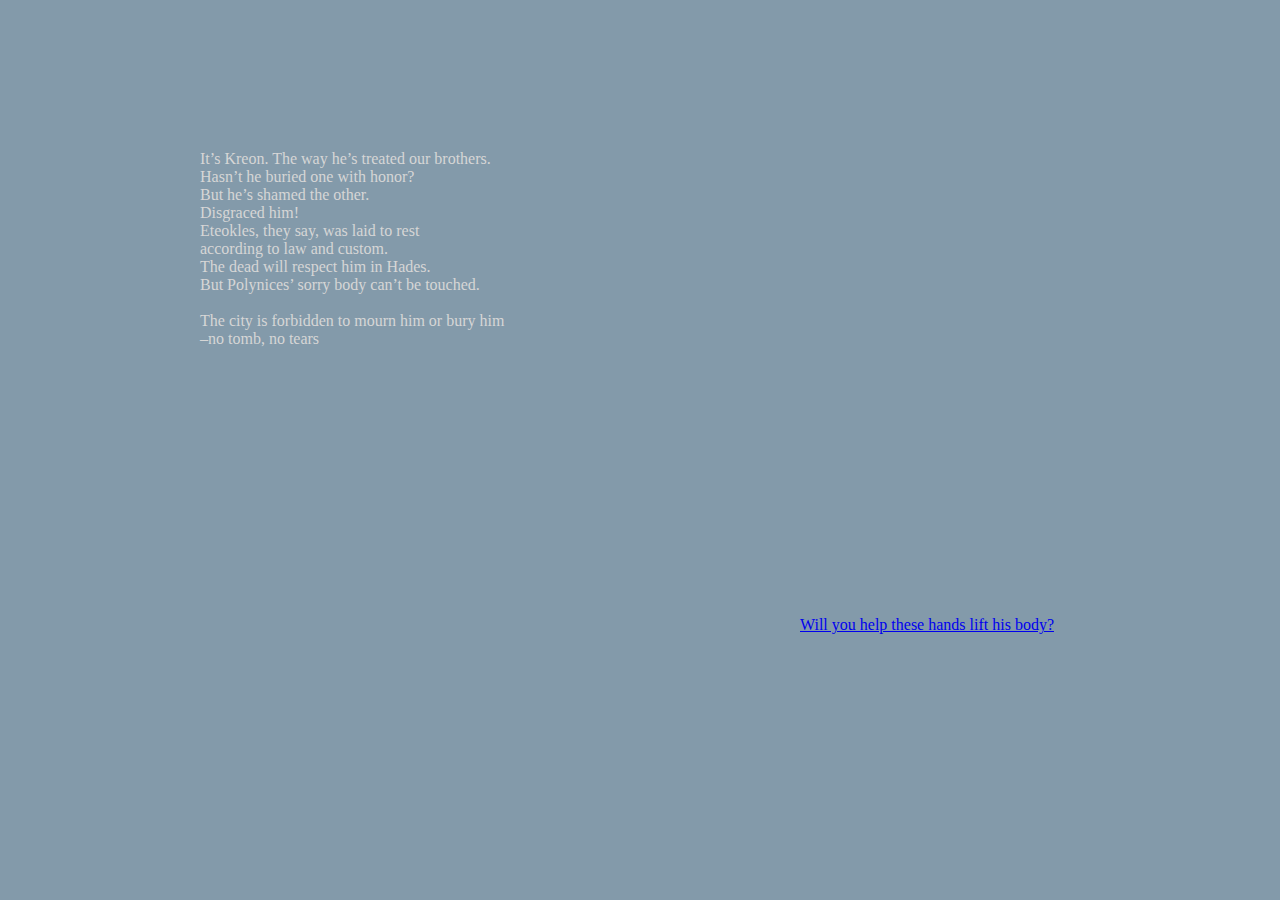
<file: projectone/pageone.html>
<!DOCTYPE html>
<html lang="en" dir="ltr">
  <head>
    <meta charset="utf-8">
    <title>antigone</title>
    <link rel="stylesheet" href="./styles.css">
  </head>
  <body>
    <p> <div id="antigone">

    It’s Kreon. The way he’s treated our brothers. <br>
  Hasn’t he buried one with honor?<br>
  But he’s shamed the other. <br>
  Disgraced him!<br>
  Eteokles, they say, was laid to rest <br>
  according to law and custom. <br>
  The dead will respect him in Hades. <br>
  But Polynices’ sorry body can’t be touched. <br>
  <br>
  The city is forbidden to mourn him or bury him <br>
  –no tomb, no tears

  </p></div>

  <p div id=antigone2>
  <a href="./pagethree.html">Will you help these hands lift his body?</a>
  </p>
  </body>
</html>
</file>
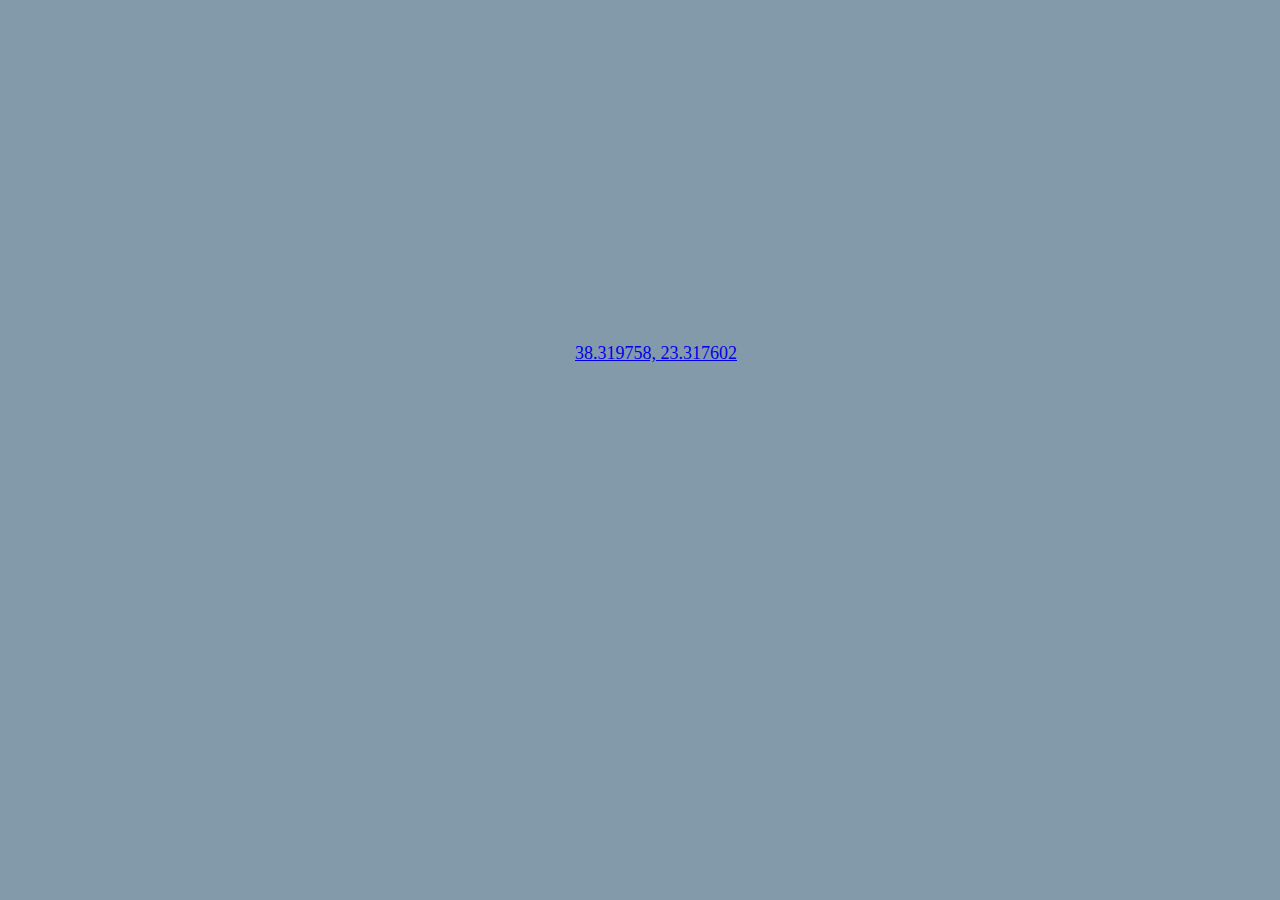
<file: projectone/pagethree.html>
<!DOCTYPE html>
<html lang="en" dir="ltr">
  <head>
    <meta charset="utf-8">
    <title>antigone </title>
    <link rel="stylesheet" href="./styles.css">
  </head>
  <body>
<p div id="location1"> <a href="https://drive.google.com/file/d/1kXJDo4yzyvQo1VUJKBWWody0iyc7iZ7D/view?usp=sharing38.444265">38.319758, 23.317602</a></p>
  </body>
</html>
</file>
<file: assignmenttwo/styles.css>
@keyframes blink {
  25%{background-color: rgb(255,0,0);}
  50%{background-color: rgb(0,255,0);}
  75%{background-color: rgb(0,0,255);}
  100%{background-color: rgb(0,0,0);}
}




.stripes{
  width: 100vw;
  height: 100vh;
  display:grid;

  grid-template-rows: repeat(12);

}

.black{
 background-color:black;

}

.white{
background-color:white;

}

.black:hover{
  background-color:white;
}

@media (max-width:500px) {

  .black{
    display:none;
  }
  .white{
    display:none;

  }

#circle{

  background-color: black;
  animation-name: blink;
  animation-duration: 5s;
  animation-iteration-count: infinite;
  animation-timing-function: ease-in-out;
  height: 90vh;
  width: 90vw;
  border-radius: 50%;
  filter: blur(100px);
  display: flex;
  justify-content: center;
  align-items: center;
}




}
</file>
<file: projectone/styles.css>
html{
  background-color: #839AAA;
}
/*
html{
background-image:url(./images/background.jpg);
}
*/
h1{
  font-size: 37pt;
  text-align: center;
  color: #FFFFFF;
  position: absolute;
  top: 275px;
  left: 500px;
}

#antigone{
  position: absolute;
  top: 150px;
  left: 200px;
  color: #D6D6D6;

}

#antigone2{
  position:  absolute;
  top: 600px;
  left: 800px;
  color: #ffffff;
}

#location1{
  position: absolute;
  top: 325px;
  left: 575px;
  font-size: 18px;
  color: #D6D6D6;

}

a:hover{
  color: #9A7662;
}

a:visited{
  color:white;
}
</file>
<file: projecttwo/styles.css>
@font-face {
  font-family: newsreader;
  src: url(./newsreader_6ptregular.woff);
}

@font-face {
  font-family: librebaskerville;
  src:url(./LibreBaskerville-Regular.woff);
}
@keyframes white {
  0%{color: #192029;}
  50%{color: #192029;}
  100%{color: white;}
}

@keyframes shadow {
  0%{box-shadow: 0 0 25px;}
  50%{box-shadow: 0 0 100px;}
  100%{box-shadow: 0 0 25px;}
}
@glow{
  0%{box-shadow: 0 0 25px;}
  50%{box-shadow: 0 0 100px;}
  100%{box-shadow: 0 0 25px;}
}

h1{
  display: inline-block;
  font-size: 45pt;
  text-align: right;
  position: fixed;
  z-index: 0;
  right: 10px;
  top: 10px;

}

h1:hover{
  box-shadow: 0 0 50px;
  color: rgba(161,189,211,0.2);
  padding: 5px;
}
h2:hover{
  box-shadow: 0 0 50px;
  color: rgba(161,189,211,0.2);
  padding: 5px;
}

h2{
  display: inline-block;
  font-size: 24pt;
  text-align: right;
  position: fixed;
  z-index: 0;
  right: 175px;
  top: 80px;
}
html{
  background-image:linear-gradient(#06121D,#0D283D ) ;
  font-family: librebaskerville;
  scroll-behavior: smooth;
}

a{
  color: #06121D;
  text-decoration: underline;
}
.nav1{
  width: 100px;
  height: 100px;
  background-color: #0D283D;
  border-radius: 36% 64% 56% 44% / 67% 35% 65% 33%;
  position: fixed;
  z-index: 200;
  right: 90px;
  top: 145px;
  display: flex;
  justify-content: center;
  align-items: center;



}


.nav2{
  width: 100px;
  height: 100px;
  background-color: #0D283D;
  border-radius: 36% 64% 56% 44% / 67% 35% 65% 33%;
  position: fixed;
  z-index: 200;
  right: 90px;
top: 260px;
display: flex;
justify-content: center;
align-items: center;

}
.nav3{
  width: 100px;
  height: 100px;
  background-color: #0D283D;
  border-radius: 36% 64% 56% 44% / 67% 35% 65% 33%;
  position: fixed;
  z-index: 200;
  right: 90px;
  top: 375px;
  display: flex;
  justify-content: center;
  align-items: center;

}
.nav4{
  width: 100px;
  height: 100px;
  background-color: #0D283D;
  border-radius: 36% 64% 56% 44% / 67% 35% 65% 33%;
  position: fixed;
  z-index: 200;
  right: 90px;
  top: 490px;
  display: flex;
  justify-content: center;
  align-items: center;

}
.nav5{
  width: 100px;
  height: 100px;
  background-color: #0D283D;
  border-radius: 36% 64% 56% 44% / 67% 35% 65% 33%;
  position: fixed;
  z-index: 200;
  right: 90px;
  top: 605px;
  display: flex;
  justify-content: center;
  align-items: center;

}
.blob{
  animation-name: shadow;
  animation-duration: 7s;
 animation-timing-function: ease-in-out;
  animation-iteration-count: infinite;

 width: 500px;
 height: 500px;
 background-color: #03080E;
 background-size: cover;
 border-radius: 36% 64% 56% 44% / 67% 35% 65% 33%;
 position: fixed;
 left: 5px;
 top: 50px;
 z-index: -200;

}




.blob2{
  animation-name: shadow;
  animation-duration: 7s;
 animation-timing-function: ease-in-out;
  animation-iteration-count: infinite;
  animation-delay: 3s;
  width: 400px;
  height: 400px;
  background-color: #03080E;
  background-size: cover;
  border-radius: 36% 64% 56% 44% / 67% 35% 65% 33%;
  position: fixed;
  left: 550px;
  top: -20px;
  z-index: -200;


}



.blob3{

  animation-name: shadow;
  animation-duration: 7s;
 animation-timing-function: ease-in-out;
  animation-iteration-count: infinite;
  animation-delay: 6s;
  width: 400px;
  height: 500px;
  background-color: #03080E;
  background-size: cover;
  border-radius: 36% 64% 56% 44% / 67% 35% 65% 33%;
  position: fixed;
  left: -40px;
  top: 600px;
z-index: -200;

}

.blob4{
  animation-name: shadow;
  animation-duration: 7s;
 animation-timing-function: ease-in-out;
  animation-iteration-count: infinite;
  animation-delay: 1s;
  width: 400px;
  height: 400px;
  background-color: #03080E;
  background-size: cover;
  border-radius: 36% 64% 56% 44% / 67% 35% 65% 33%;
  position: fixed;
  left: 400px;
  top: 400px;
z-index: -200;

}

.blob5{
  animation-name: shadow;
  animation-duration: 7s;
 animation-timing-function: ease-in-out;
  animation-iteration-count: infinite;
  animation-delay: 5s;
  width: 200px;
  height: 675px;
  background-color: #03080E;
  background-size: cover;
  border-radius: 36% 64% 56% 44% / 67% 35% 65% 33%;
  position: fixed;
  left: 800px;
  top: 350px;
z-index: -200;

}

.blob6{
  animation-name: shadow;
  animation-duration: 7s;
 animation-timing-function: ease-in-out;
  animation-iteration-count: infinite;
  animation-delay: 2s;
  width: 400px;
  height: 400px;
  background-color: #03080E;
  background-size: cover;
  border-radius: 36% 64% 56% 44% / 67% 35% 65% 33%;
  position: fixed;
  left: 950px;
  top: 60px;
z-index: -200;
}

.blob7{
  animation-name: shadow;
  animation-duration: 7s;
  animation-timing-function: ease-in-out;
  animation-iteration-count: infinite;
  animation-delay: 2s;
  width: 575px;
  height: 575px;
  background-color: #03080E;
  background-size: cover;
  border-radius: 36% 64% 56% 44% / 67% 35% 65% 33%;
  position: fixed;
  left: 1000px;
  top: 475px;
  z-index: -200;
}


p{
  position: fixed;
  padding-top: 50px;
  max-width: 50%;
  z-index: 300;



}

#p1{
  padding-bottom: 25px;

}
#p2{
  padding-bottom: 25px;
}
#p3{
  padding-bottom: 25px;
}
#p4{
  padding-bottom: 25px;
}
#p5{
  padding-bottom: 25px;
}
#p6{
  padding-bottom: 25px;
}
#p7{
  padding-bottom: 25px;
}
#p8{
  padding-bottom: 25px;
}
#p9{
  padding-bottom: 25px;
}
#p10{
  padding-bottom: 25px;
}


#text{
  max-width:80vw;
  margin: 25px;
  padding: 10px;
  line-height: 1.5;
  letter-spacing:0.8pt;
  margin-top: 125px;

}

#quote{

  display: inline-block;
  color: rgba(161,189,211,0.5);
  mix-blend-mode: screen;
}
#p1:hover{
  background-color: rgba(161,189,211,0.2);
  max-width: 100vw;
  mix-blend-mode: screen;


}
#p2:hover{
  background-color: rgba(161,189,211,0.2);
  max-width: 100vw;
  mix-blend-mode: screen;

}
#p3:hover{
  background-color: rgba(161,189,211,0.2);
  max-width: 100vw;
  mix-blend-mode: screen;

}
#p4:hover{
  background-color: rgba(161,189,211,0.2);
  max-width: 100vw;
  mix-blend-mode: screen;

}
#p5:hover{
  background-color: rgba(161,189,211,0.2);
  max-width: 100vw;
  mix-blend-mode: screen;

}
#p6:hover{
  background-color: rgba(161,189,211,0.2);
  max-width: 100vw;
  mix-blend-mode: screen;

}
#p7:hover{
  background-color: rgba(161,189,211,0.2);
  max-width: 100vw;
  mix-blend-mode: screen;

}#p8:hover{
  background-color: rgba(161,189,211,0.2);
  max-width: 100vw;
  mix-blend-mode: screen;

}#p9:hover{
  background-color: rgba(161,189,211,0.2);
  max-width: 100vw;
  mix-blend-mode: screen;

}#p10:hover{
  background-color: rgba(161,189,211,0.2);
  max-width: 100vw;
  mix-blend-mode: screen;

}



#start{
display: inline-block;
animation-name: white;
animation-duration: 5s;
animation-iteration-count: infinite;

}



@media only screen and (max-width:1180px){
.nav{
  display: none;
}

#text{
  padding-top: 125px;
}

@media only screen and (max-width:676px){
#text div{
  background-color: #0D283D;
  opacity: 50%;
  color: white;




}
#p1{
  padding-top: 175px;
}
#start{
  animation-name: white;
  animation-duration: 4s;
  animation-iteration-count: infinite;
  animation-timing-function: ease-in-out;
}


.nav{
  display: none;
}
p{
  position: fixed;
  margin-top: 1000px;
  max-width: 50%;
  z-index: 300;
}
h1{
  font-size: 45pt;
  max-width: 90vw;
  color: white;
  mix-blend-mode: screen;
  position: absolute;
  text-align: right;
  right: auto;
  top: 5px;
  z-index: 0;
  padding-right: 0px;

}
h2 {
  font-size: 24pt;
  max-width: 90vw;
  text-align: left;
color: white;
mix-blend-mode: color;
  position: absolute;
  left: auto;
  top: 175px;
  z-index: 0;
  padding-left: 10px;


}
}
</file>
<file: twopttwo/styles.css>
@font-face {
  font-family: lushus;
  src: url(./lushus.ttf);
}

@font-face{
  font-family: accent;
  src: url(./accent.ttf);
}

@keyframes true {
  0%{color: black;}
  50%{color: white;}
  100%{color: black;}
}

@keyframes lie {
  0%{color: white;}
  50%{color: black;}
  100%{color: white;}
}

.container{
  height: auto;
  width: 100vw;
  display: flex;
  flex-wrap: wrap;
  justify-content: center;
  align-items: center;
  flex-direction: row;

}

#true{
  color: white;
  font-size: 10vw;
  min-width: 32.8vw;
  min-height: 50vh;
  background-color: pink;
  border: solid black;
  font-family: lushus;
  animation-name: true;
  animation-duration:2s;
  animation-iteration-count: infinite;
  display: flex;
    justify-content: center;
    align-items: center;
  animation-timing-function: steps(1,end);

}

#lie{
  color: black;
  font-size: 10vw;
  min-height: 50vh;
  min-width: 32.8vw;
  background-color: purple;
  border: solid black;
  font-family: accent;
  display: flex;
    justify-content: center;
    align-items: center;
  animation-name: lie;
  animation-duration:2s;
  animation-iteration-count: infinite;
  animation-timing-function: steps(1,end);

}
</file>
<file: weeknine/styles.css>
html{
  height:100%;

}

body{
  min-height: 100%;
  margin: 0;
  display: flex;
  justify-content: center;
  align-items: center;
  background-color: hsl(273, 50%, 70%);
  transition: background-color .25s ease-in-out

}


#poem{
  font-size: 60px;
  font-family: courier;
  color: white;
}
</file>
<file: wikiredesign/styles.css>
@font-face {
  font-family: futura;
  src: url(./FuturaBook.woff);
}
@font-face {
  font-family: spacegroteskbold;
  src: url(./SpaceGrotesk-Bold.woff);
}

@font-face{
  font-family: savate;
  src: url(./savate-regular-webfont.woff);
}

@font-face{
  font-family: spacegroteskregular;
  src:url(SpaceGrotesk-Regular.woff);
}

@keyframes blink {
  	0% {background-color: lightblue;}
  	25%{background-color: crimson;}
  	50%{background-color:chartreuse;}
  	75%{background-color: yellow;}
  	100%{background-color: magenta;}

}

a:link{
  color: green;
  background-color: purple;
}

a:visited{
  color: green;
}
h1{
  font-size: 62pt;
  font-family: futura;
  position:absolute;
  mix-blend-mode:color-burn;
  right: 300px;
  top: 300px;
  color: purple;


}

#wiki{
  font-size: 18pt;
  font-family: futura;
  position: absolute;
  mix-blend-mode: color-burn;
  right: 250px;
  top: 340px;
  color: green;
}



#contents{
  color: purple;
  background-color: green;
  text-align: center;
}
h2{
  font-size: 24pt;
  font-family: futura;
  text-align: center;
  color: purple;
  background-color: green;

}
h2:hover{
  color: green;
  background-color: purple;
}
h3{
  color: purple;
  background-color: green;
}

h3:hover{
  color: green;
  background-color: purple;
}
h4{
color: green;
background-color: purple;

}

h4:hover{
  color: purple;
  background-color: green;

}

h5{
  color: purple;
  background-color: green;
}
h5:hover{
  color: green;
  background-color: purple;
}
h6{
  color: green;
  background-color: purple;
}

h6:hover{
  color: purple;
  background-color: green;
}
p{
  font-size: 12pt;
  font-family: futura;
  color: darkgrey;
}

blockquote{
  font-family: savate;
  font-size: 15pt;
  color: green;
   background-color: purple;
  mix-blend-mode: color-dodge;
}

figure{
  height: 25%;
  width: 25%;
  right: 5pt;
}

figcaption{
  color: pink;
}
figure:hover{
  animation-name: blink;
  animation-duration: 4s;
  animation-iteration-count: infinite;

}
#fuller1972{
  position: absolute;
  mix-blend-mode: difference;
  left: 137px;
  top: 10px;


}


#sphere{
display: block;
margin-left: auto;
margin-right: auto;
}

#fuller1910{
  position: absolute;
  mix-blend-mode: difference;
  right: 5px;
  top: 5px;
  height: 550px;
  width: 450px;
}
#bio{
  font-size: 15pt;
  color: lavender;
  text-align: center;
}

#stats{
  text-align: right;
  color: pink;


}


html{
  background-image: linear-gradient(to top left, purple, green);
  background-attachment: fixed;
  font-family: futura;

}
img{
  height: 125%;
  width: 125%;
  right: auto;

}


h1:hover{
animation-name: blink;
animation-duration: 4s;
animation-iteration-count: infinite;
}
#bio:hover{
animation-name: blink;
animation-duration: 4s;
animation-iteration-count: infinite;
}

#wiki:hover{
  animation-name: blink;
  animation-duration: 4s;
  animation-iteration-count: infinite;
}
</file>
<file: wikiresdesign/styles.css>
@font-face {
  font-family: futura;
  src: url(./FuturaBook.woff);
}


h1{
  font-size: 62pt;
  font-family: futura;
  position:absolute;
  mix-blend-mode:color-burn;
  right: 300px;
  top: 300px;
  color: purple;
  text-shadow: 0px,0px,8px,green;

}
h2{
  font-size: 24pt;
  font-family: futura;

}
p{
  font-size: 12pt;
  font-family: futura;
  color: grey;
}

#bio{
  position: absolute;
  right: 7px;
  top: 10px;
}

html{
  background-image: linear-gradient(to top left, purple, green);
  background-attachment: fixed;
  font-family: futura;
}
img{
  height: 125%;
  width: 125%;
  right: auto;

}
*/
</file>
